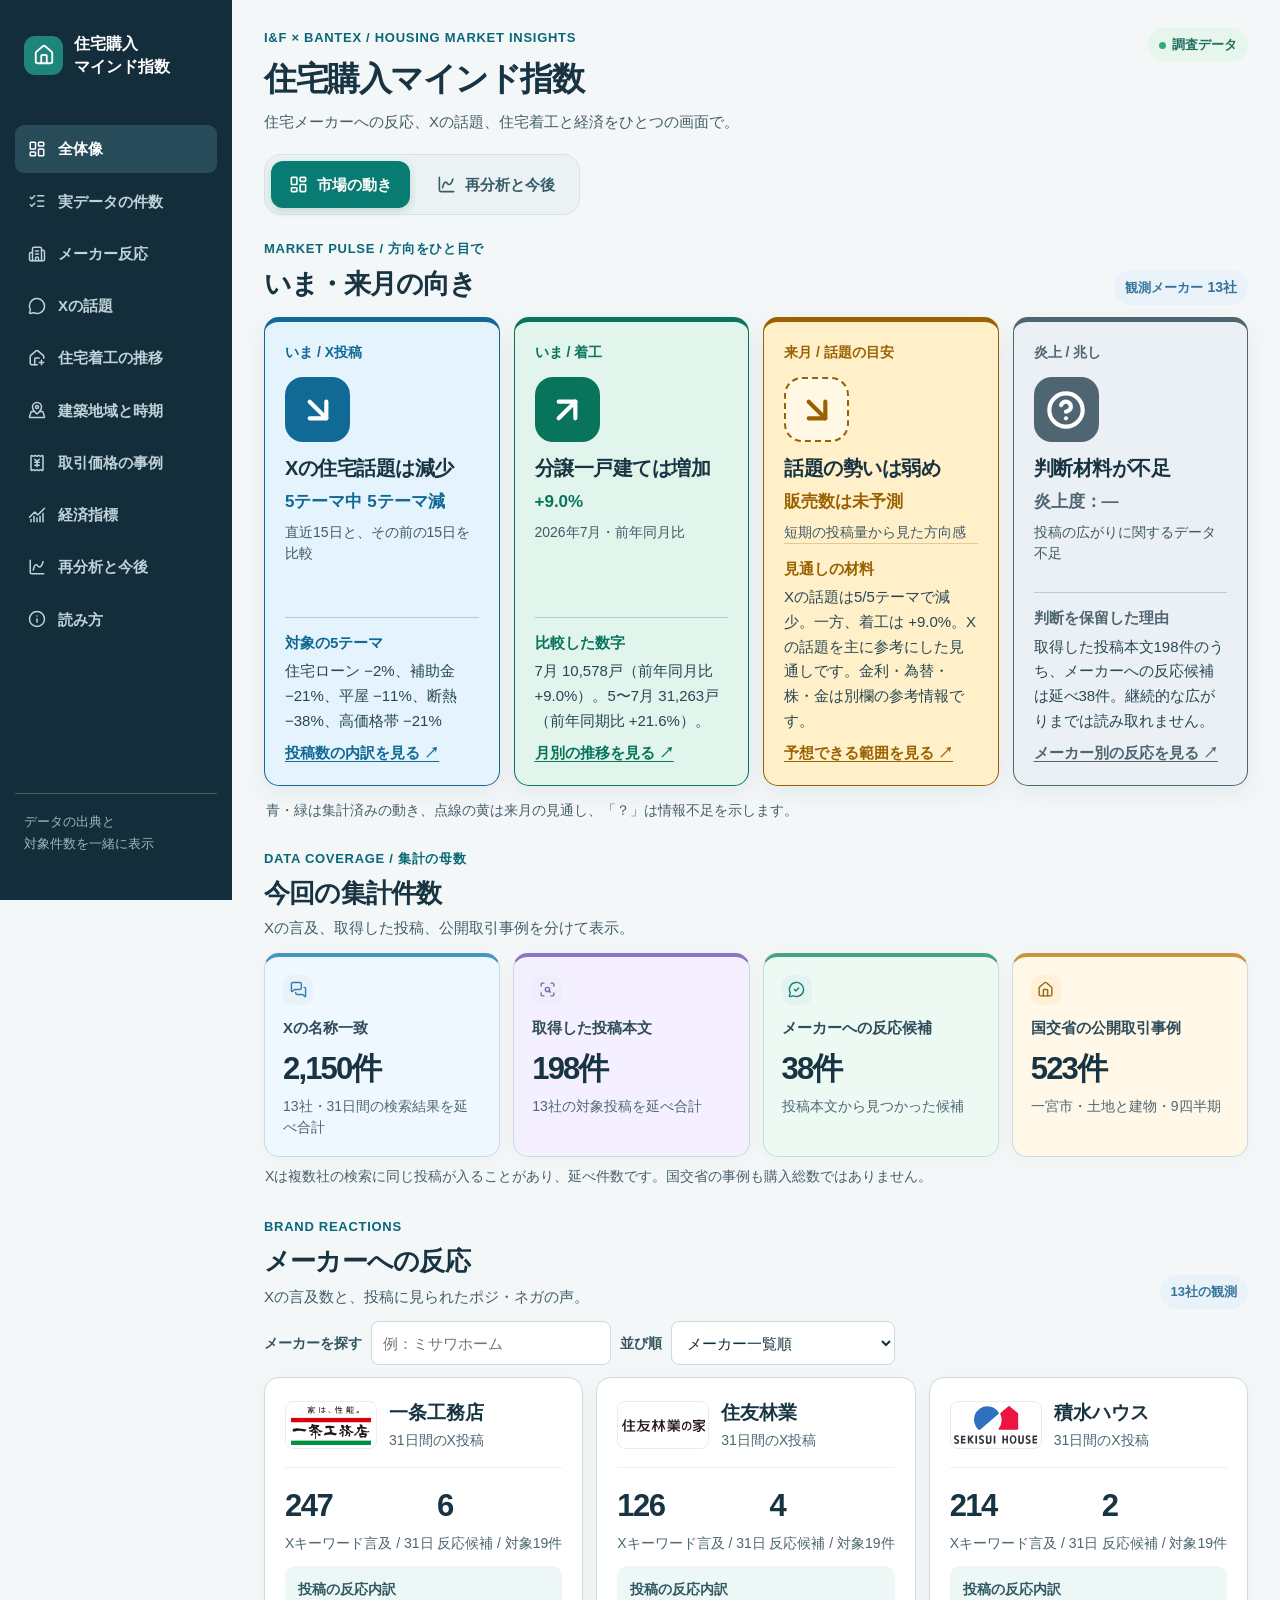
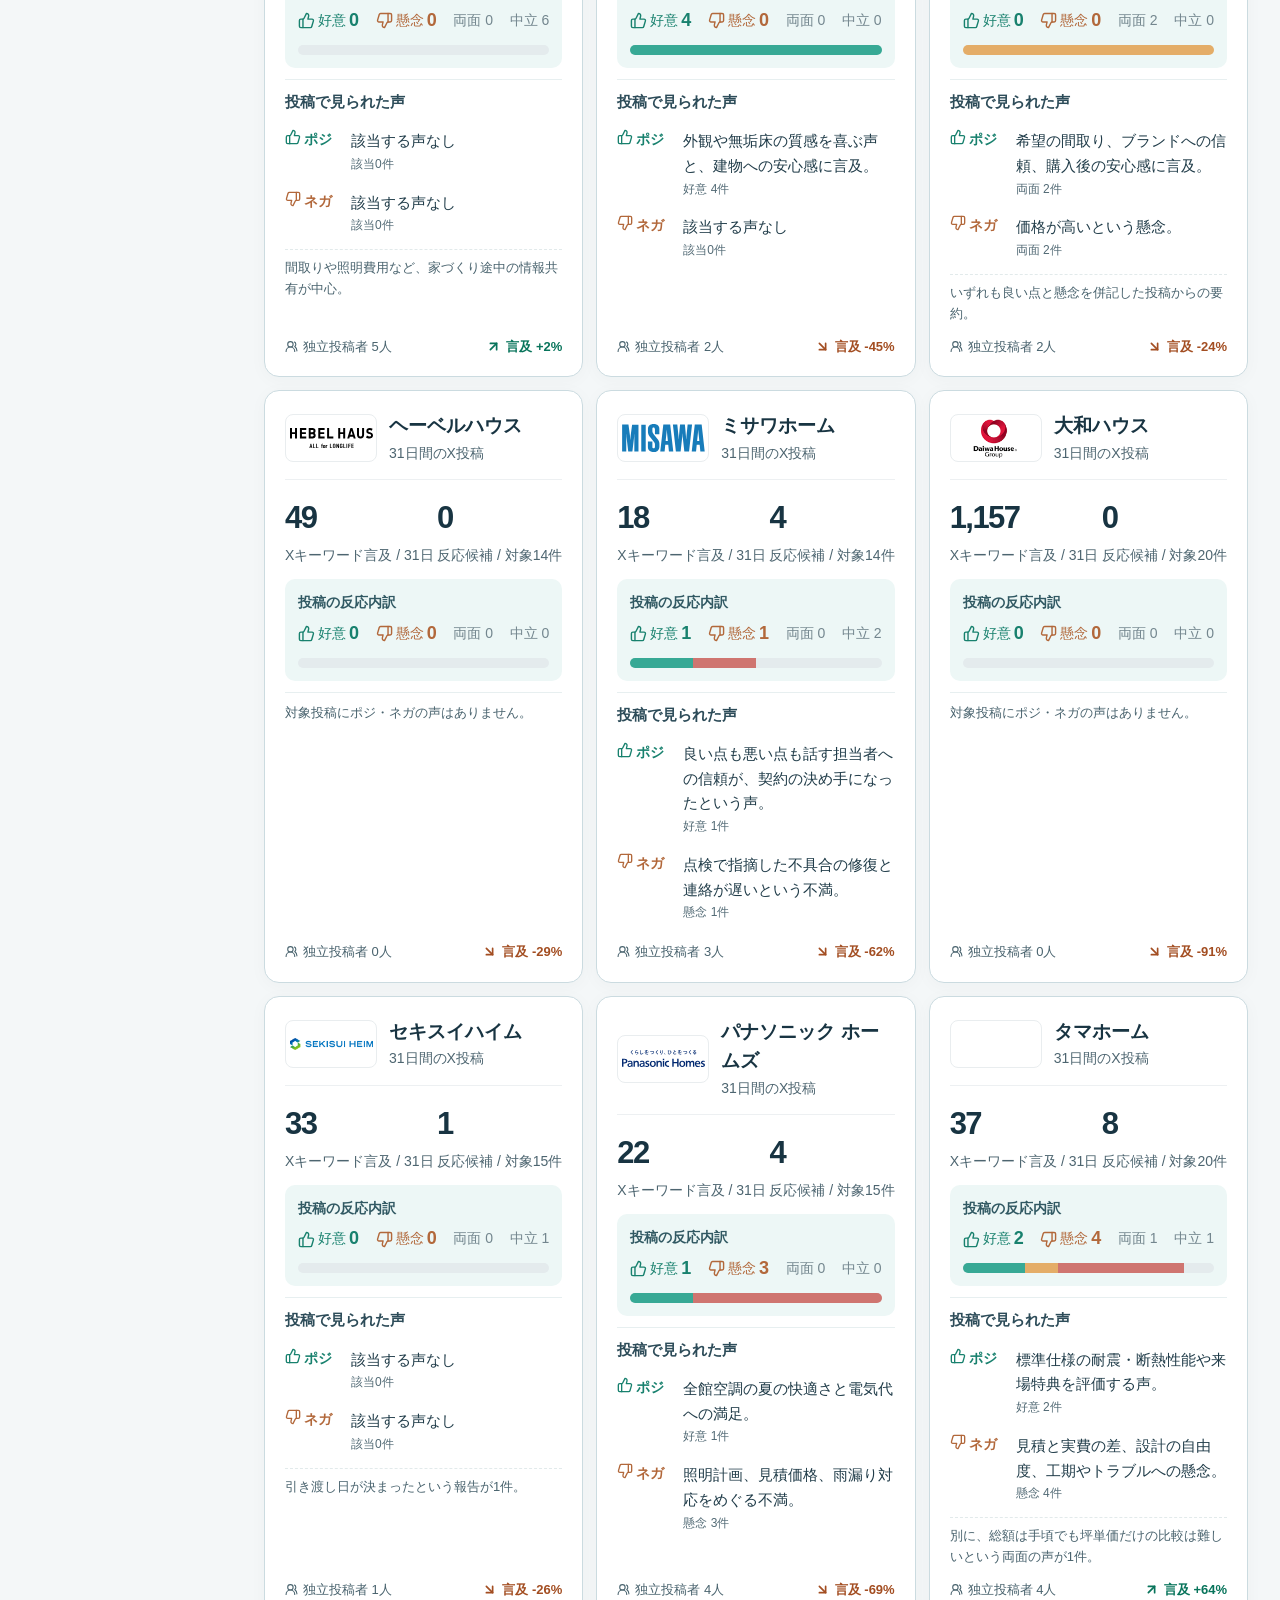
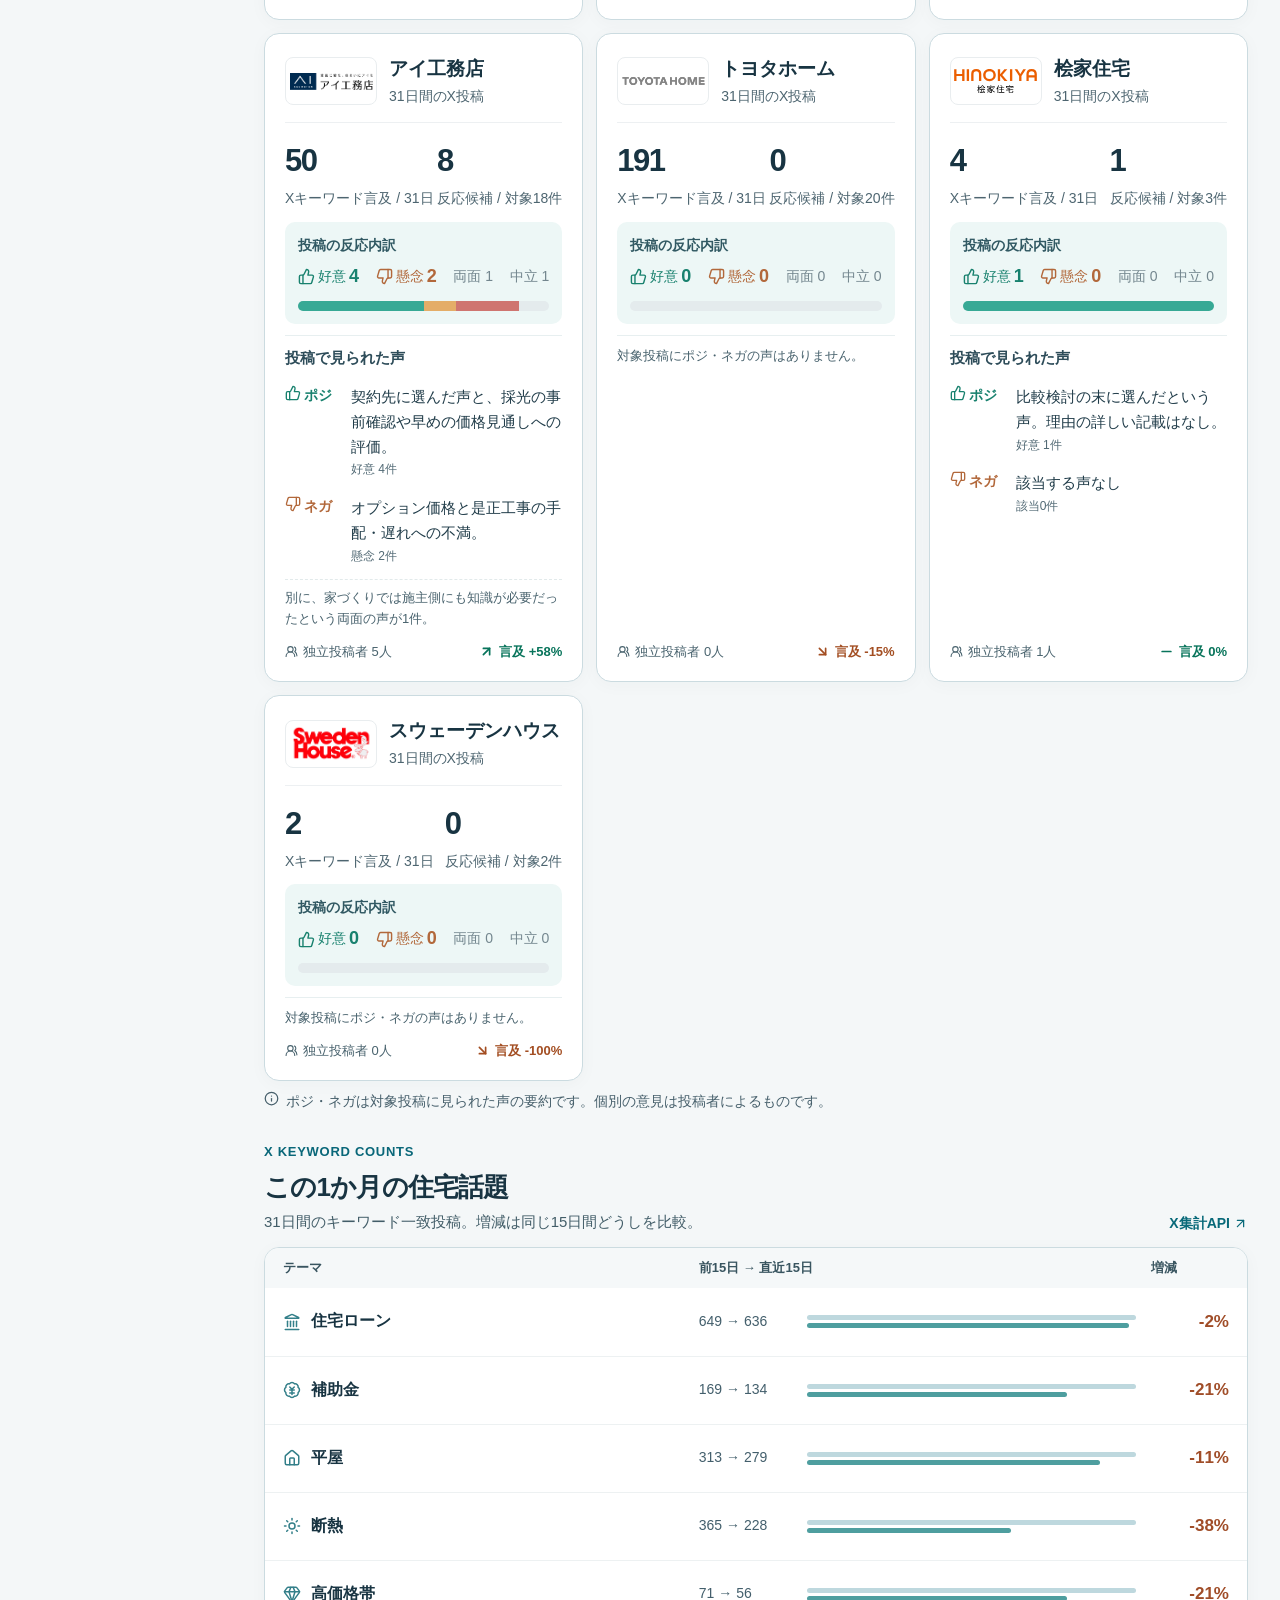
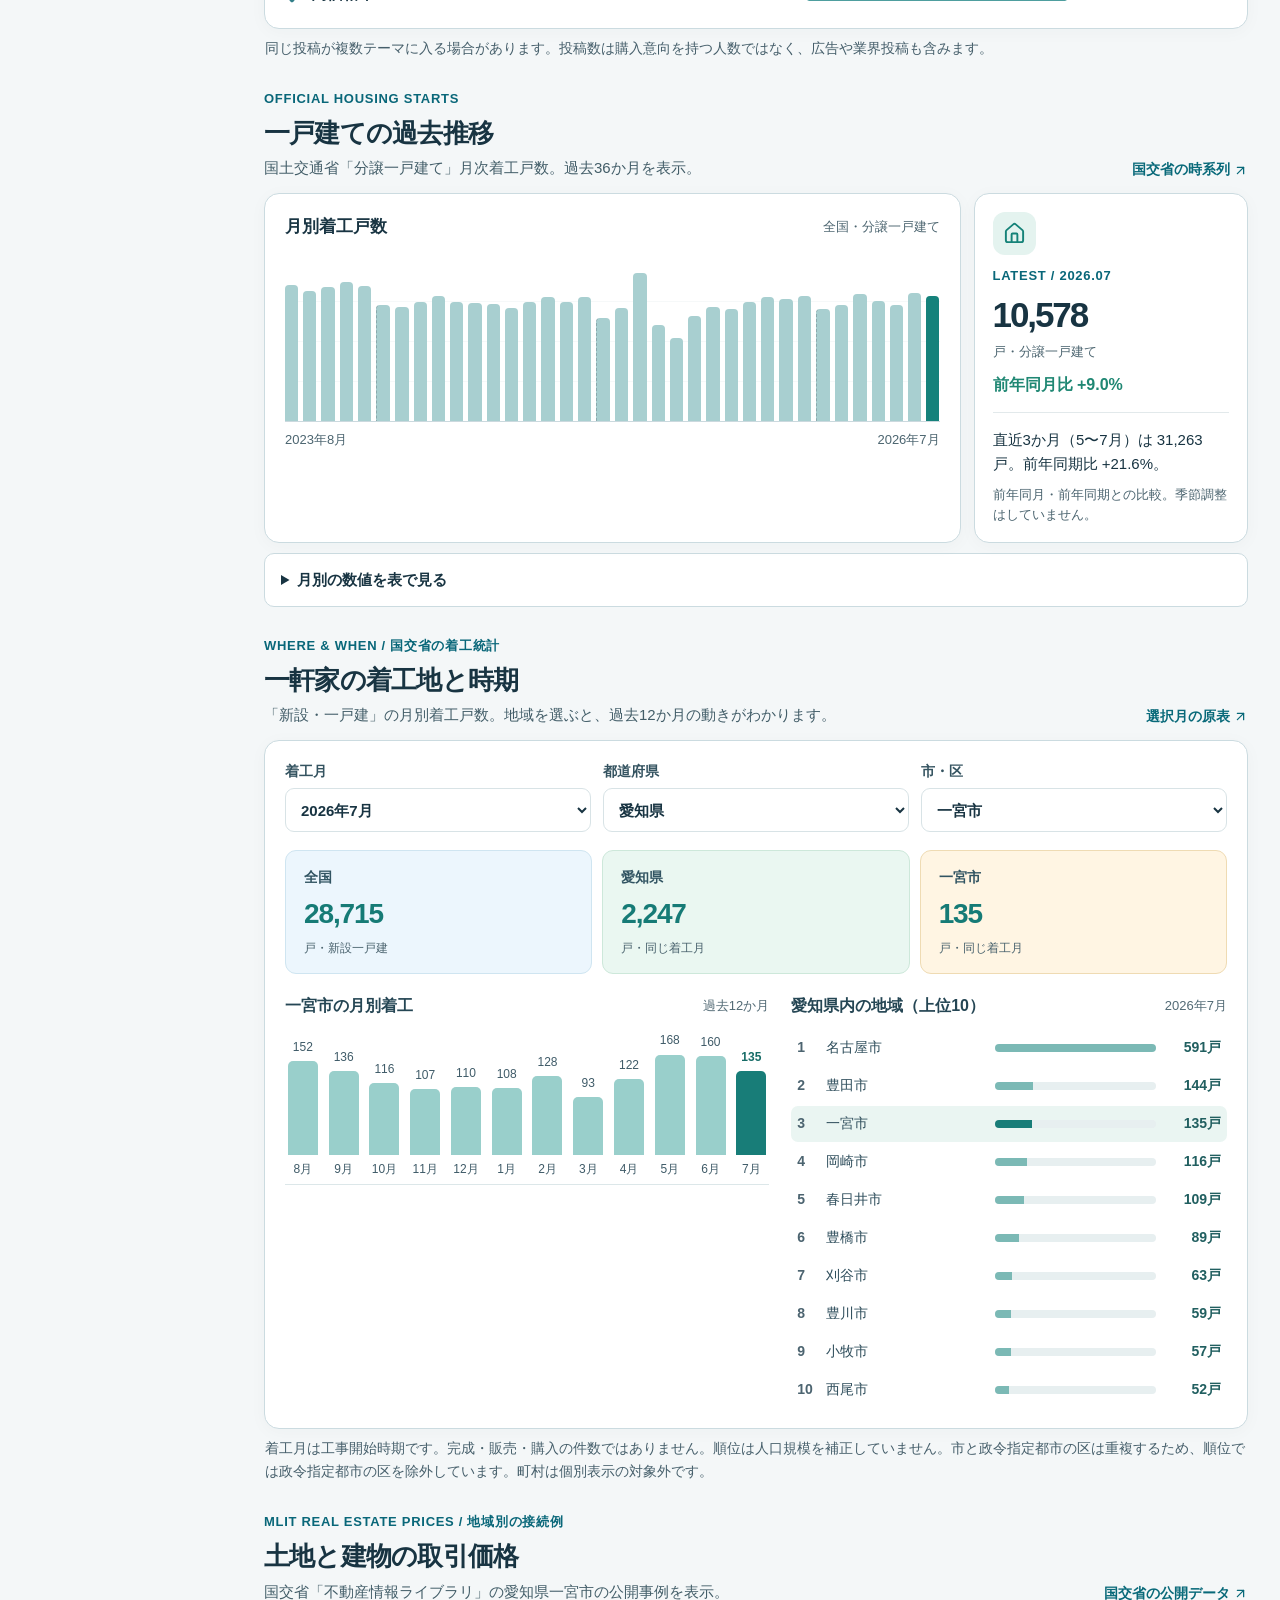
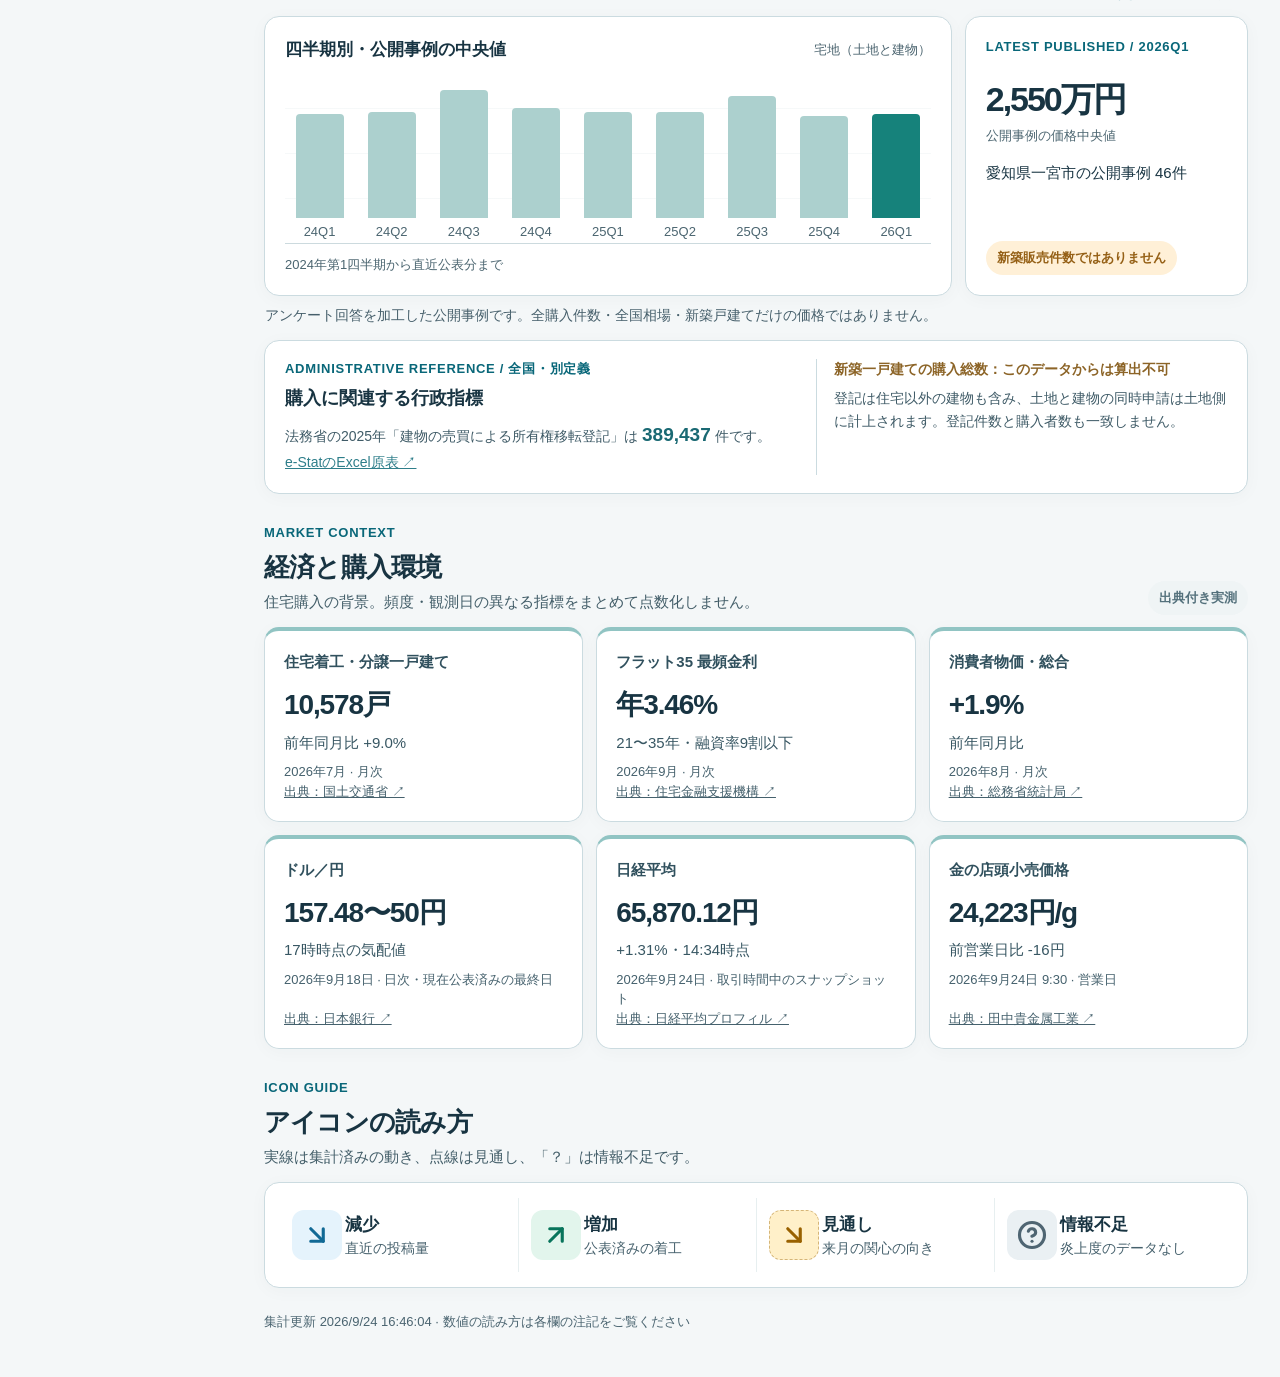
<file: index.html>
<!doctype html>
<html lang="ja">
<head>
<meta charset="utf-8">
<meta name="viewport" content="width=device-width,initial-scale=1">
<meta name="color-scheme" content="light">
<meta name="robots" content="noindex, nofollow">
<title>住宅購入マインド指数 | 住宅市場リサーチ</title>
<link rel="stylesheet" href="v4.css">
<link rel="stylesheet" href="where-built.css">
<link rel="stylesheet" href="visual-direction.css">
<link rel="stylesheet" href="readability.css">
<link rel="stylesheet" href="analysis-tabs.css?v=20260926c">
</head>
<body>
<div class="layout">
<aside class="sidebar">
  <a class="appmark" href="#top"><span class="appmark-icon"><i data-lucide="house"></i></span><span>住宅購入<br>マインド指数</span></a>
  <nav aria-label="ページ内ナビゲーション">
    <a href="#top"><i data-lucide="layout-dashboard"></i><span>全体像</span></a>
    <a href="#evidence"><i data-lucide="list-checks"></i><span>実データの件数</span></a>
    <a href="#brands"><i data-lucide="building-2"></i><span>メーカー反応</span></a>
    <a href="#topics"><i data-lucide="message-circle"></i><span>Xの話題</span></a>
    <a href="#housing"><i data-lucide="house-plus"></i><span>住宅着工の推移</span></a>
    <a href="#where-built"><i data-lucide="map-pinned"></i><span>建築地域と時期</span></a>
    <a href="#transactions"><i data-lucide="receipt-japanese-yen"></i><span>取引価格の事例</span></a>
    <a href="#economy"><i data-lucide="chart-no-axes-combined"></i><span>経済指標</span></a>
    <a href="analysis.html"><i data-lucide="chart-spline"></i><span>再分析と今後</span></a>
    <a href="#method"><i data-lucide="info"></i><span>読み方</span></a>
  </nav>
  <div class="sidebar-bottom">データの出典と<br>対象件数を一緒に表示</div>
</aside>
<main id="top">
  <header class="page-header">
    <div><div class="eyebrow">I&F × BANTEX / HOUSING MARKET INSIGHTS</div><h1>住宅購入マインド指数</h1><p>住宅メーカーへの反応、Xの話題、住宅着工と経済をひとつの画面で。</p></div>
    <span class="status"><span class="status-dot"></span>調査データ</span>
  </header>
  <nav class="view-tabs" aria-label="画面切り替え">
    <a href="./" aria-current="page"><i data-lucide="layout-dashboard" aria-hidden="true"></i><span>市場の動き</span></a>
    <a href="analysis.html"><i data-lucide="chart-spline" aria-hidden="true"></i><span>再分析と今後</span></a>
  </nav>

  <section class="pulse-section" aria-label="市場の動きと見立て">
    <div class="pulse-heading"><div><span class="eyebrow">MARKET PULSE / 方向をひと目で</span><h2>いま・来月の向き</h2></div><span class="tag blue-tag">観測メーカー <b id="tracked-makers">—</b></span></div>
    <div class="pulse-grid">
      <article class="card pulse-card pulse-social"><span class="pulse-time">いま / X投稿</span><div class="pulse-symbol"><i data-lucide="arrow-down-right"></i></div><h3>Xの住宅話題は減少</h3><p id="topic-direction">—</p><small>直近15日と、その前の15日を比較</small><div class="pulse-reason"><strong>対象の5テーマ</strong><span id="social-factors">—</span><a href="#topics">投稿数の内訳を見る ↗</a></div></article>
      <article class="card pulse-card pulse-housing"><span class="pulse-time">いま / 着工</span><div class="pulse-symbol"><i data-lucide="arrow-up-right"></i></div><h3>分譲一戸建ては増加</h3><p id="starts-yoy">—</p><small>2026年7月・前年同月比</small><div class="pulse-reason"><strong>比較した数字</strong><span id="housing-factors">—</span><a href="#housing">月別の推移を見る ↗</a></div></article>
      <article class="card pulse-card pulse-forecast"><span class="pulse-time">来月 / 話題の目安</span><div class="pulse-symbol"><i data-lucide="arrow-down-right"></i></div><h3>話題の勢いは弱め</h3><p>販売数は未予測</p><small>短期の投稿量から見た方向感</small><div class="pulse-reason"><strong>見通しの材料</strong><span id="forecast-factors">—</span><a href="analysis.html#forecast-answer">予想できる範囲を見る ↗</a></div></article>
      <article class="card pulse-card pulse-risk"><span class="pulse-time">炎上 / 兆し</span><div class="pulse-symbol"><i data-lucide="circle-help"></i></div><h3>判断材料が不足</h3><p>炎上度：—</p><small>投稿の広がりに関するデータ不足</small><div class="pulse-reason"><strong>判断を保留した理由</strong><span id="risk-factors">—</span><a href="#brands">メーカー別の反応を見る ↗</a></div></article>
    </div>
    <p class="pulse-caption">青・緑は集計済みの動き、点線の黄は来月の見通し、「？」は情報不足を示します。</p>
  </section>

  <section id="evidence" class="section evidence-section">
    <div class="section-header"><div><span class="eyebrow">DATA COVERAGE / 集計の母数</span><h2>今回の集計件数</h2><p>Xの言及、取得した投稿、公開取引事例を分けて表示。</p></div></div>
    <div class="basis-grid">
      <article class="card basis-card"><span class="basis-icon blue"><i data-lucide="messages-square"></i></span><span>Xの名称一致</span><strong id="maker-keyword-total">—</strong><small>13社・31日間の検索結果を延べ合計</small></article>
      <article class="card basis-card"><span class="basis-icon lilac"><i data-lucide="scan-search"></i></span><span>取得した投稿本文</span><strong id="sampled-post-total">—</strong><small>13社の対象投稿を延べ合計</small></article>
      <article class="card basis-card"><span class="basis-icon mint"><i data-lucide="message-circle-check"></i></span><span>メーカーへの反応候補</span><strong id="reaction-total">—</strong><small>投稿本文から見つかった候補</small></article>
      <article class="card basis-card"><span class="basis-icon amber-icon"><i data-lucide="house"></i></span><span>国交省の公開取引事例</span><strong id="transaction-total-card">—</strong><small>一宮市・土地と建物・9四半期</small></article>
    </div>
    <p class="subnote">Xは複数社の検索に同じ投稿が入ることがあり、延べ件数です。国交省の事例も購入総数ではありません。</p>
  </section>

  <section id="brands" class="section">
    <div class="section-header"><div><span class="eyebrow">BRAND REACTIONS</span><h2>メーカーへの反応</h2><p>Xの言及数と、投稿に見られたポジ・ネガの声。</p></div><span class="tag blue-tag">13社の観測</span></div>
    <div class="maker-toolbar"><label for="maker-search">メーカーを探す</label><input id="maker-search" type="search" placeholder="例：ミサワホーム" autocomplete="off"><label for="maker-sort">並び順</label><select id="maker-sort"><option value="default">メーカー一覧順</option><option value="volume">X言及が多い順</option><option value="positive">好意的な投稿候補が多い順</option></select></div>
    <div class="brand-grid" id="brand-grid"></div>
    <div class="section-note"><i data-lucide="info"></i><span>ポジ・ネガは対象投稿に見られた声の要約です。個別の意見は投稿者によるものです。</span></div>
  </section>

  <section id="topics" class="section">
    <div class="section-header"><div><span class="eyebrow">X KEYWORD COUNTS</span><h2>この1か月の住宅話題</h2><p>31日間のキーワード一致投稿。増減は同じ15日間どうしを比較。</p></div><a class="source-link" href="https://docs.x.com/x-api/posts/counts/introduction" target="_blank" rel="noopener">X集計API <i data-lucide="arrow-up-right"></i></a></div>
    <div class="card topics-card"><div class="topic-head"><span>テーマ</span><span>前15日 → 直近15日</span><span>増減</span></div><div id="topics-list"></div></div>
    <p class="subnote">同じ投稿が複数テーマに入る場合があります。投稿数は購入意向を持つ人数ではなく、広告や業界投稿も含みます。</p>
  </section>

  <section id="housing" class="section">
    <div class="section-header"><div><span class="eyebrow">OFFICIAL HOUSING STARTS</span><h2>一戸建ての過去推移</h2><p>国土交通省「分譲一戸建て」月次着工戸数。過去36か月を表示。</p></div><a class="source-link" href="https://www.mlit.go.jp/sogoseisaku/jouhouka/sosei_jouhouka_tk4_000002.html" target="_blank" rel="noopener">国交省の時系列 <i data-lucide="arrow-up-right"></i></a></div>
    <div class="housing-grid">
      <div class="card chart-card"><div class="chart-title"><strong>月別着工戸数</strong><span>全国・分譲一戸建て</span></div><div class="chart-scroll"><div class="bar-chart" id="bar-chart" role="img" aria-label="国交省の月次着工戸数、過去36か月"></div></div><div class="chart-axis"><span>2023年8月</span><span>2026年7月</span></div></div>
      <div class="card history-summary"><div class="icon-box mint"><i data-lucide="house"></i></div><span class="eyebrow">LATEST / 2026.07</span><strong id="latest-starts">—</strong><span class="unit">戸・分譲一戸建て</span><div class="history-delta" id="history-delta">—</div><div class="thin-line"></div><p id="three-month-trend">—</p><small>前年同月・前年同期との比較。季節調整はしていません。</small></div>
    </div>
    <details class="table-detail"><summary>月別の数値を表で見る</summary><div class="table-scroll"><table><thead><tr><th>年月</th><th>分譲一戸建て</th><th>持家</th><th>全住宅</th></tr></thead><tbody id="history-table"></tbody></table></div></details>
  </section>

  <section id="where-built" class="section">
    <div class="section-header"><div><span class="eyebrow">WHERE & WHEN / 国交省の着工統計</span><h2>一軒家の着工地と時期</h2><p>「新設・一戸建」の月別着工戸数。地域を選ぶと、過去12か月の動きがわかります。</p></div><a id="place-source" class="source-link" href="https://www.e-stat.go.jp/stat-search/files?cycle=1&amp;layout=datalist&amp;month=23070907&amp;tclass1val=0&amp;toukei=00600120&amp;tstat=000001016966&amp;year=20260" target="_blank" rel="noopener">選択月の原表 <i data-lucide="arrow-up-right"></i></a></div>
    <div class="card place-panel">
      <div class="place-controls">
        <label>着工月<select id="place-month" aria-label="着工月"></select></label>
        <label>都道府県<select id="place-prefecture" aria-label="都道府県"></select></label>
        <label>市・区<select id="place-city" aria-label="市・区"></select></label>
      </div>
      <div class="place-stats" aria-live="polite">
        <div><span>全国</span><strong id="place-national">—</strong><small>戸・新設一戸建</small></div>
        <div><span id="place-prefecture-label">愛知県</span><strong id="place-prefecture-total">—</strong><small>戸・同じ着工月</small></div>
        <div><span id="place-city-label">一宮市</span><strong id="place-city-total">—</strong><small>戸・同じ着工月</small></div>
      </div>
      <div class="place-bottom">
        <div class="place-trend"><div class="place-block-title"><strong id="place-trend-title">一宮市の月別着工</strong><span>過去12か月</span></div><div id="place-monthly-bars" class="place-monthly-bars" role="img" aria-label="月別着工戸数"></div></div>
        <div class="place-ranking"><div class="place-block-title"><strong id="place-ranking-title">愛知県内の市・区</strong><span id="place-ranking-month">—</span></div><div id="place-ranking-list" class="place-ranking-list"></div></div>
      </div>
    </div>
    <p class="subnote">着工月は工事開始時期です。完成・販売・購入の件数ではありません。順位は人口規模を補正していません。市と政令指定都市の区は重複するため、順位では政令指定都市の区を除外しています。町村は個別表示の対象外です。</p>
  </section>

  <section id="transactions" class="section">
    <div class="section-header"><div><span class="eyebrow">MLIT REAL ESTATE PRICES / 地域別の接続例</span><h2>土地と建物の取引価格</h2><p>国交省「不動産情報ライブラリ」の愛知県一宮市の公開事例を表示。</p></div><a class="source-link" href="https://www.reinfolib.mlit.go.jp/help/apiManual/xit001/" target="_blank" rel="noopener">国交省の公開データ <i data-lucide="arrow-up-right"></i></a></div>
    <div class="transaction-grid"><div class="card transaction-chart"><div class="chart-title"><strong>四半期別・公開事例の中央値</strong><span>宅地（土地と建物）</span></div><div id="transaction-bars" class="transaction-bars" role="img" aria-label="愛知県一宮市の公開事例の四半期別価格中央値"></div><div class="transaction-legend">2024年第1四半期から直近公表分まで</div></div><div class="card transaction-summary"><span class="eyebrow">LATEST PUBLISHED / <span id="transaction-period">—</span></span><strong id="transaction-price">—</strong><small>公開事例の価格中央値</small><p id="transaction-cases">—</p><span class="tag amber">新築販売件数ではありません</span></div></div>
    <p class="subnote">アンケート回答を加工した公開事例です。全購入件数・全国相場・新築戸建てだけの価格ではありません。</p>
    <div class="card purchase-reference"><div><span class="eyebrow">ADMINISTRATIVE REFERENCE / 全国・別定義</span><h3>購入に関連する行政指標</h3><p>法務省の2025年「建物の売買による所有権移転登記」は <strong id="registration-total">—</strong> 件です。<a href="https://www.e-stat.go.jp/stat-search/file-download?fileKind=4&amp;statInfId=000040455780" target="_blank" rel="noopener">e-StatのExcel原表 ↗</a></p></div><div class="purchase-limit"><b>新築一戸建ての購入総数：このデータからは算出不可</b><span>登記は住宅以外の建物も含み、土地と建物の同時申請は土地側に計上されます。登記件数と購入者数も一致しません。</span></div></div>
  </section>
  <section id="economy" class="section">
    <div class="section-header"><div><span class="eyebrow">MARKET CONTEXT</span><h2>経済と購入環境</h2><p>住宅購入の背景。頻度・観測日の異なる指標をまとめて点数化しません。</p></div><span class="tag pale">出典付き実測</span></div>
    <div class="economy-grid" id="economy-grid"></div>
  </section>

  <section class="section" id="method">
    <div class="section-header"><div><span class="eyebrow">ICON GUIDE</span><h2>アイコンの読み方</h2><p>実線は集計済みの動き、点線は見通し、「？」は情報不足です。</p></div></div>
    <div class="card icon-guide">
      <div><span class="guide-symbol guide-down"><i data-lucide="arrow-down-right"></i></span><b>減少</b><small>直近の投稿量</small></div>
      <div><span class="guide-symbol guide-up"><i data-lucide="arrow-up-right"></i></span><b>増加</b><small>公表済みの着工</small></div>
      <div><span class="guide-symbol guide-forecast"><i data-lucide="arrow-down-right"></i></span><b>見通し</b><small>来月の関心の向き</small></div>
      <div><span class="guide-symbol guide-unknown"><i data-lucide="circle-help"></i></span><b>情報不足</b><small>炎上度のデータなし</small></div>
    </div>
  </section>
  <footer>集計更新 <span id="updated-at">—</span> · 数値の読み方は各欄の注記をご覧ください</footer>
</main>
</div>
<script src="assets/lucide.min.js"></script><script src="v4.js"></script><script src="where-built.js"></script>
</body>
</html>
</file>
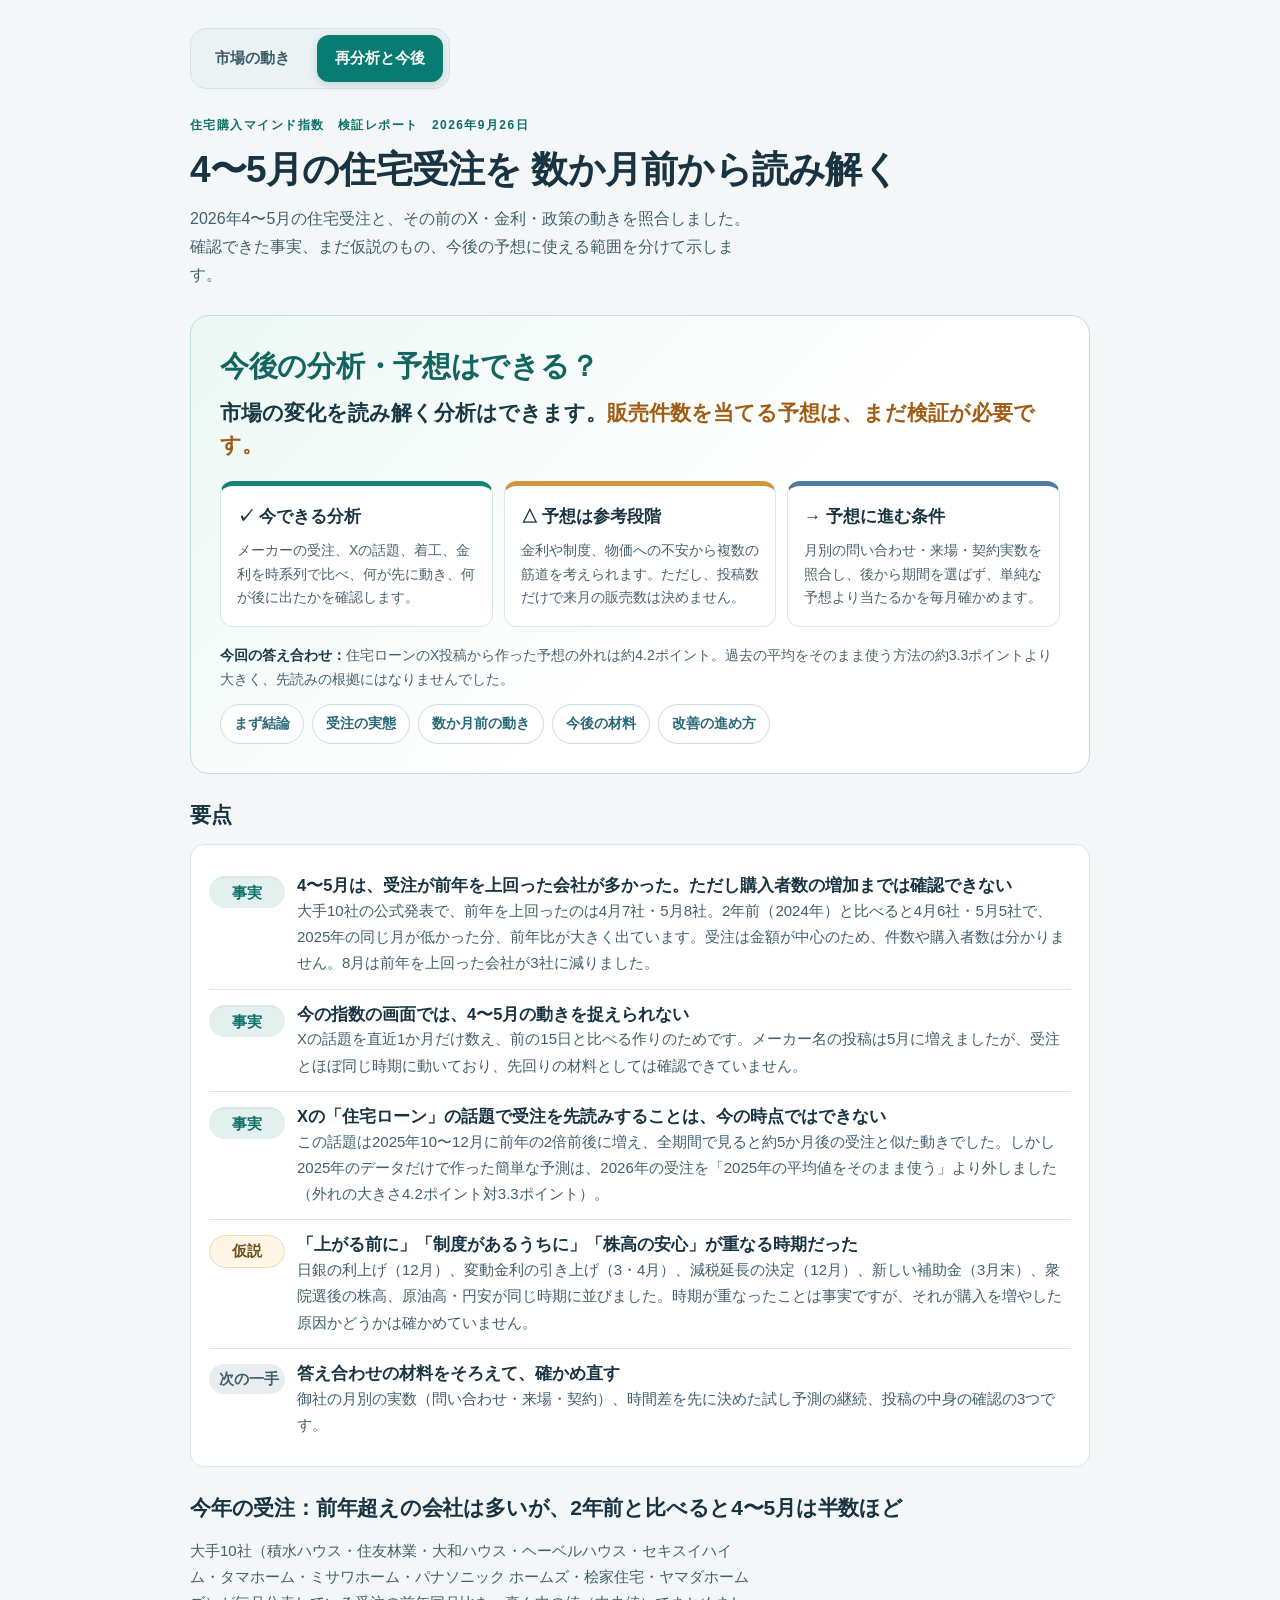
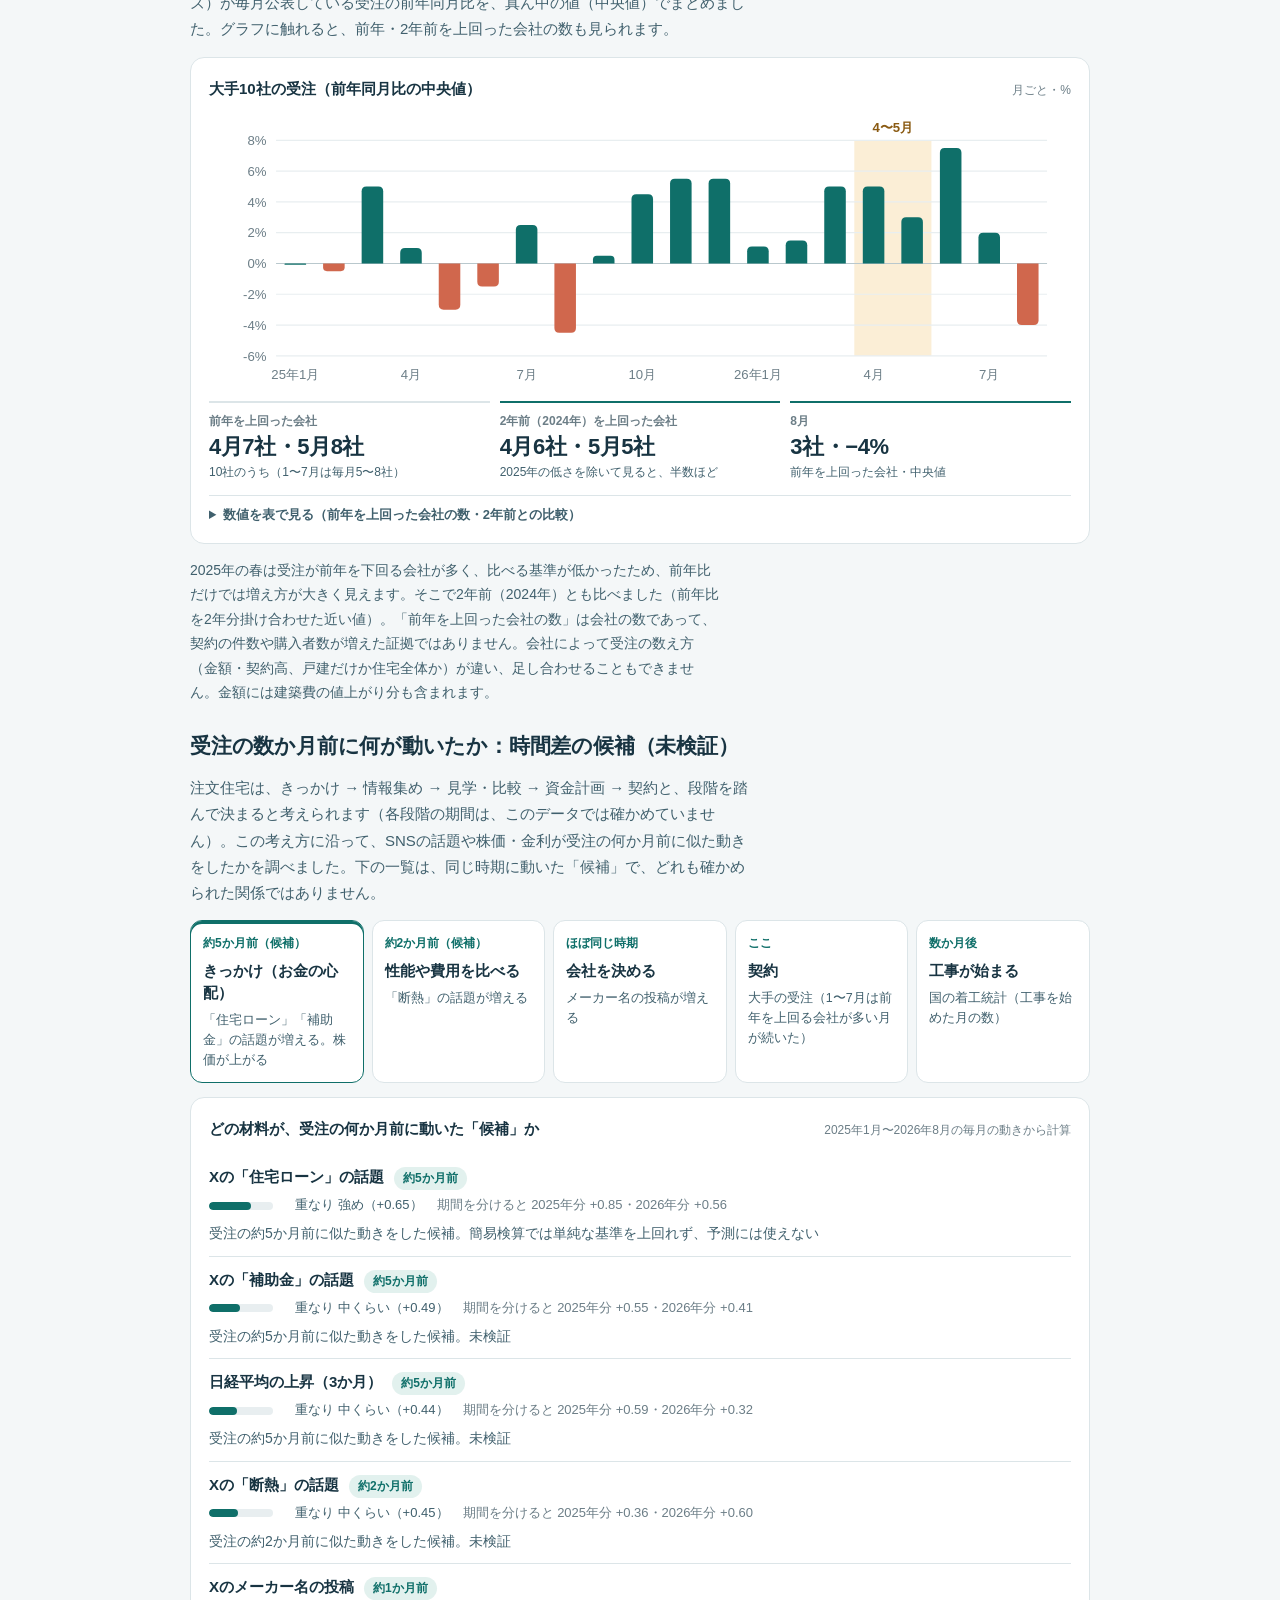
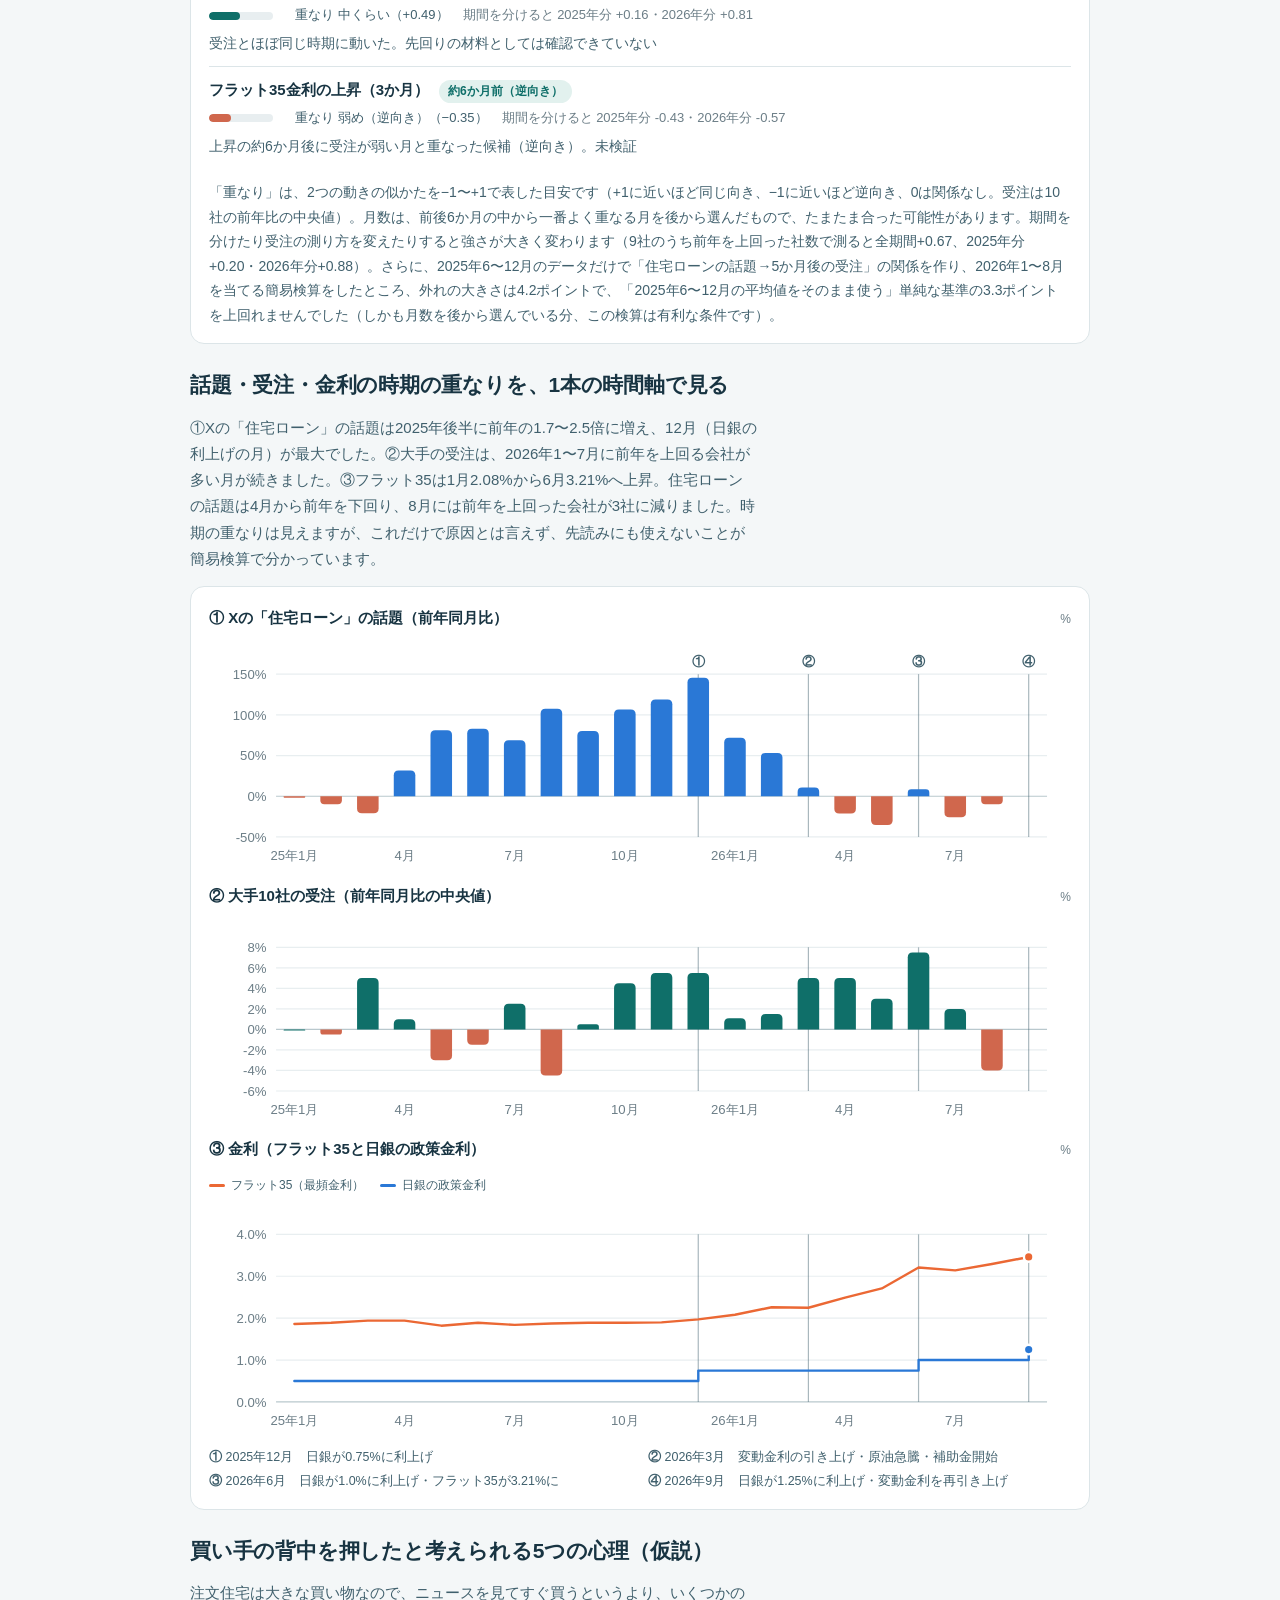
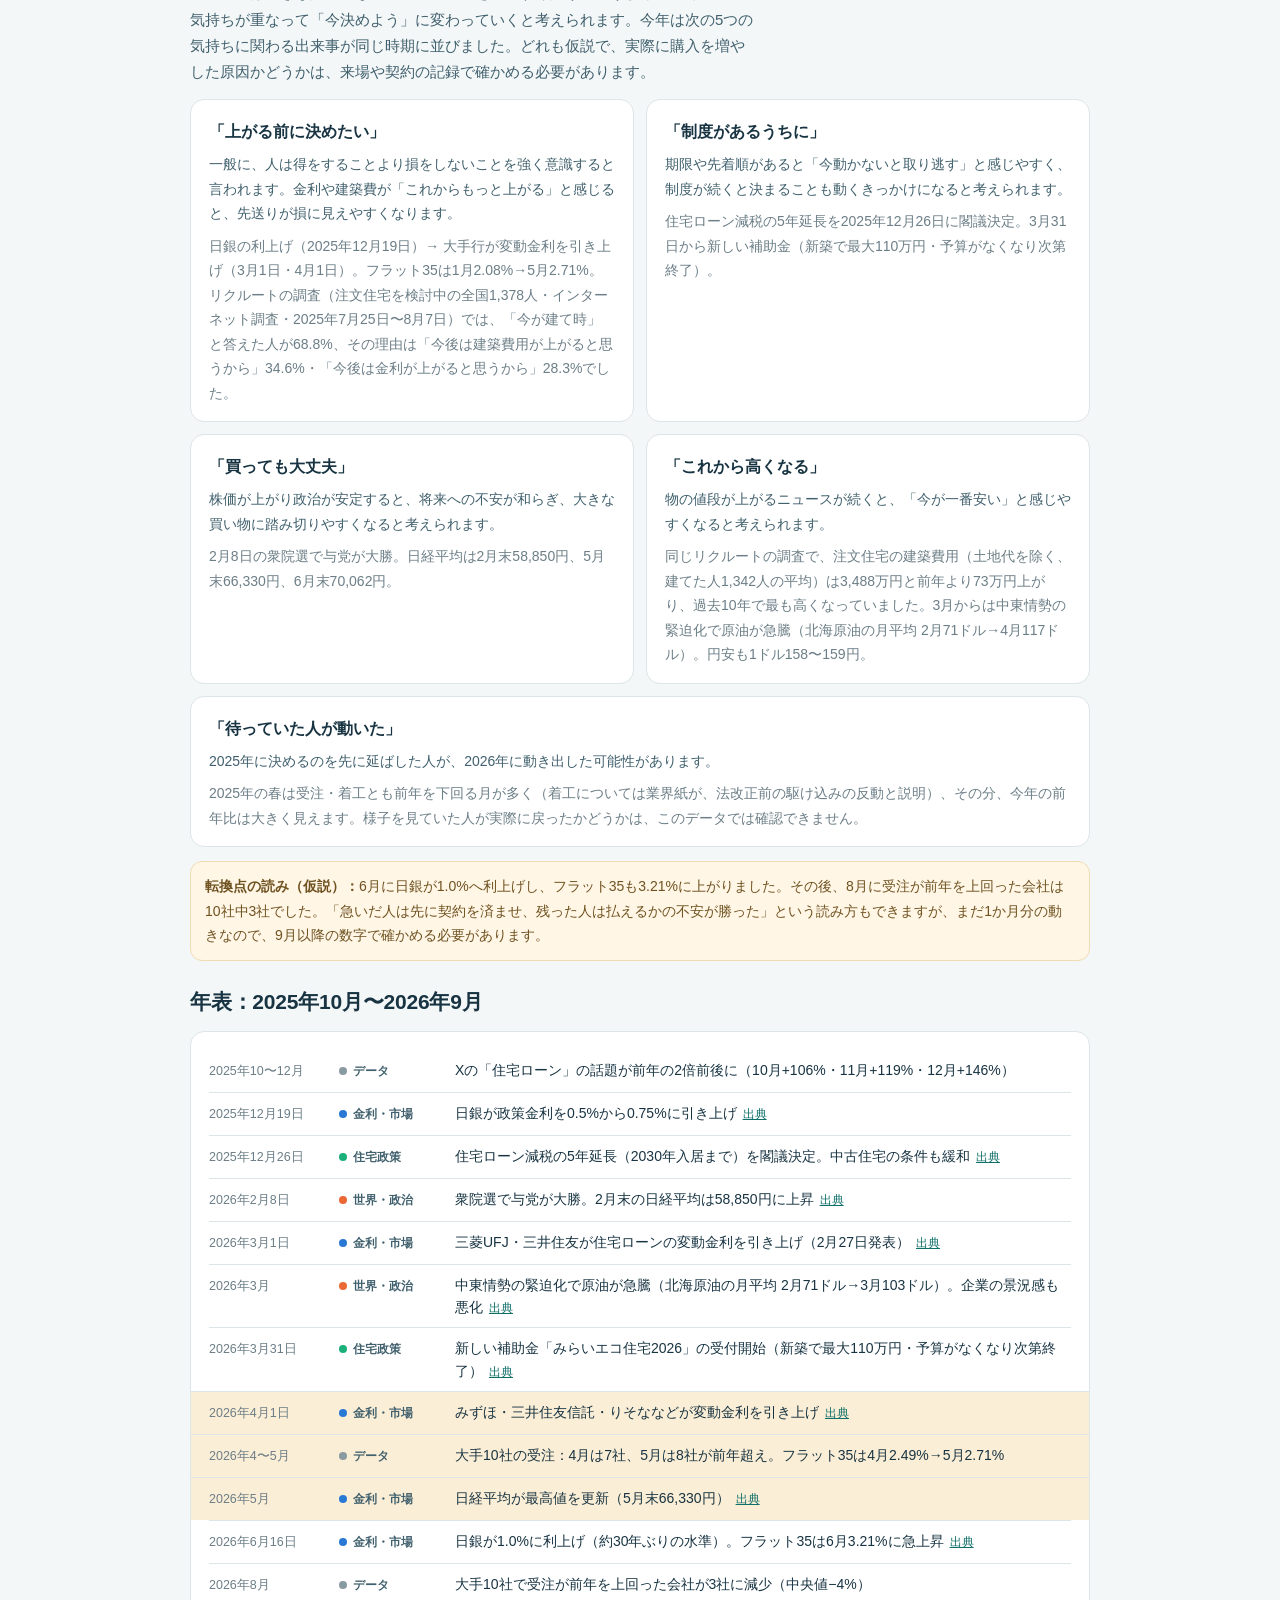
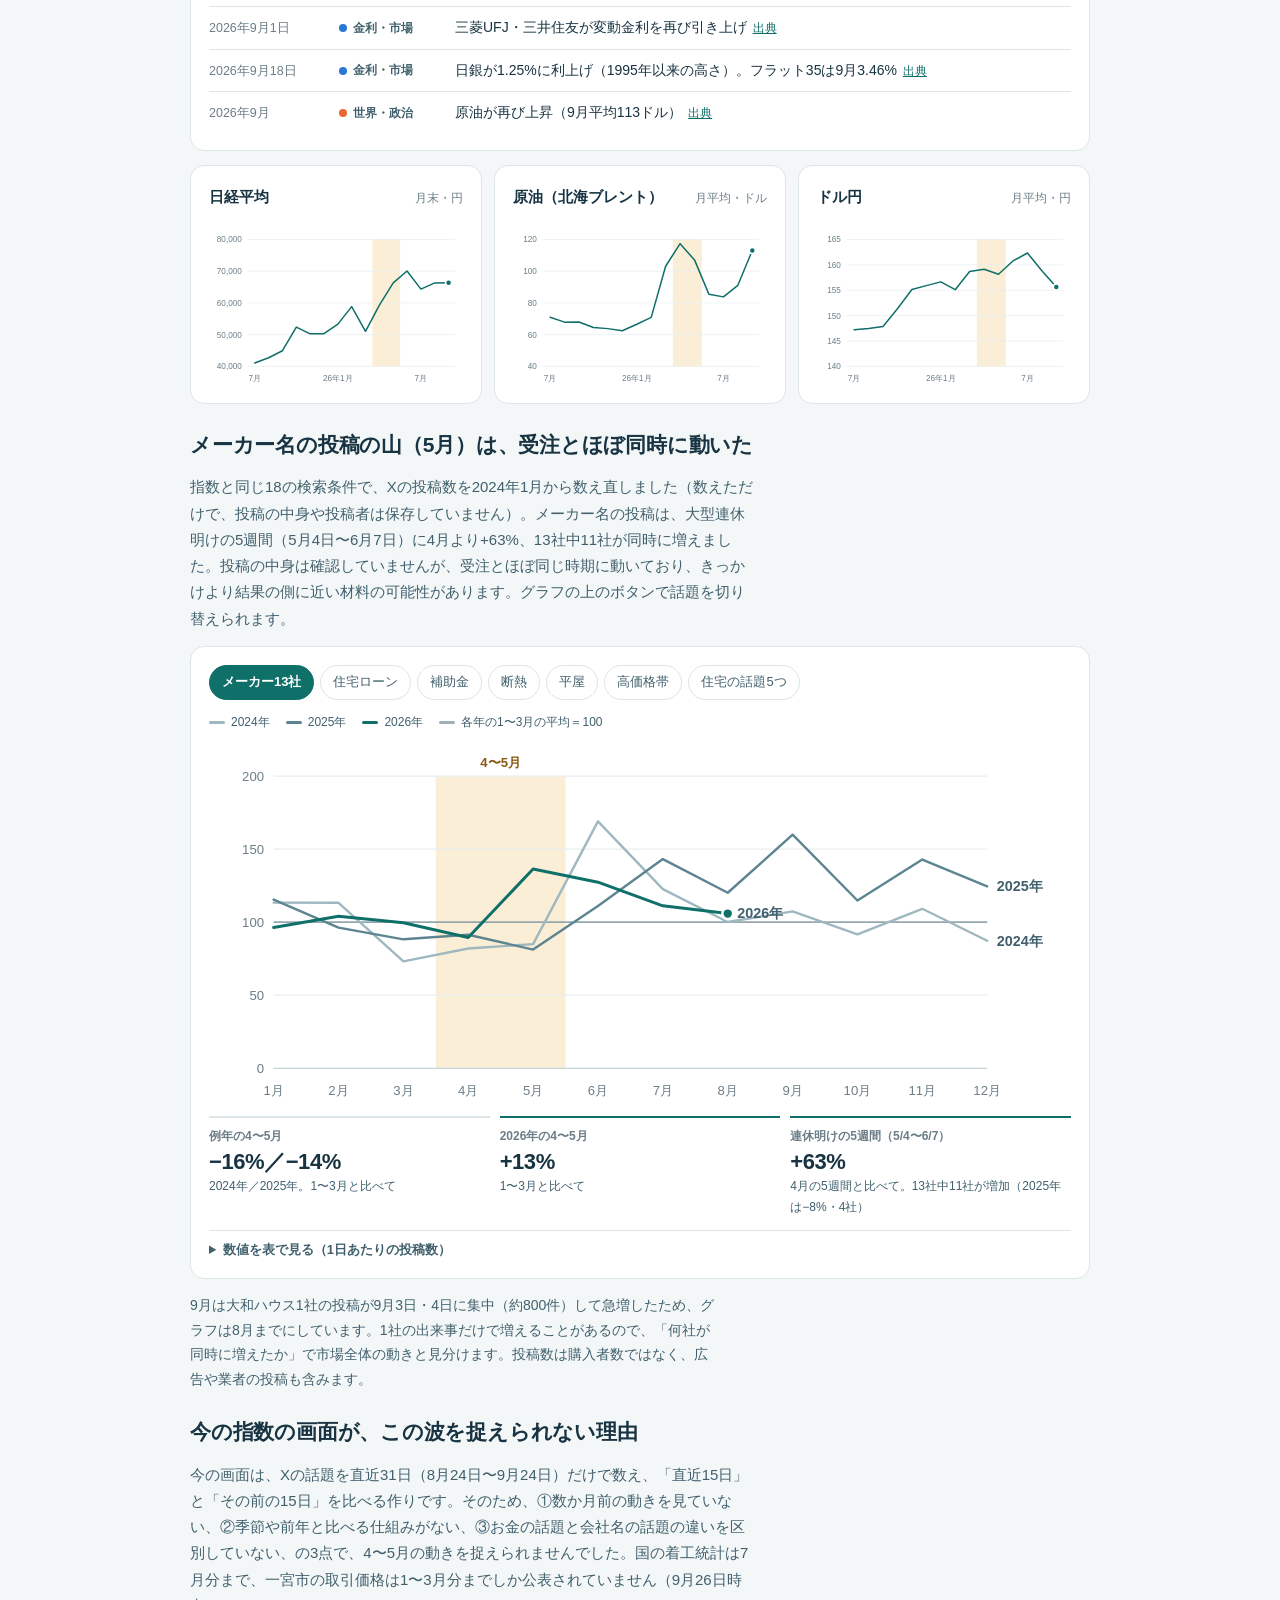
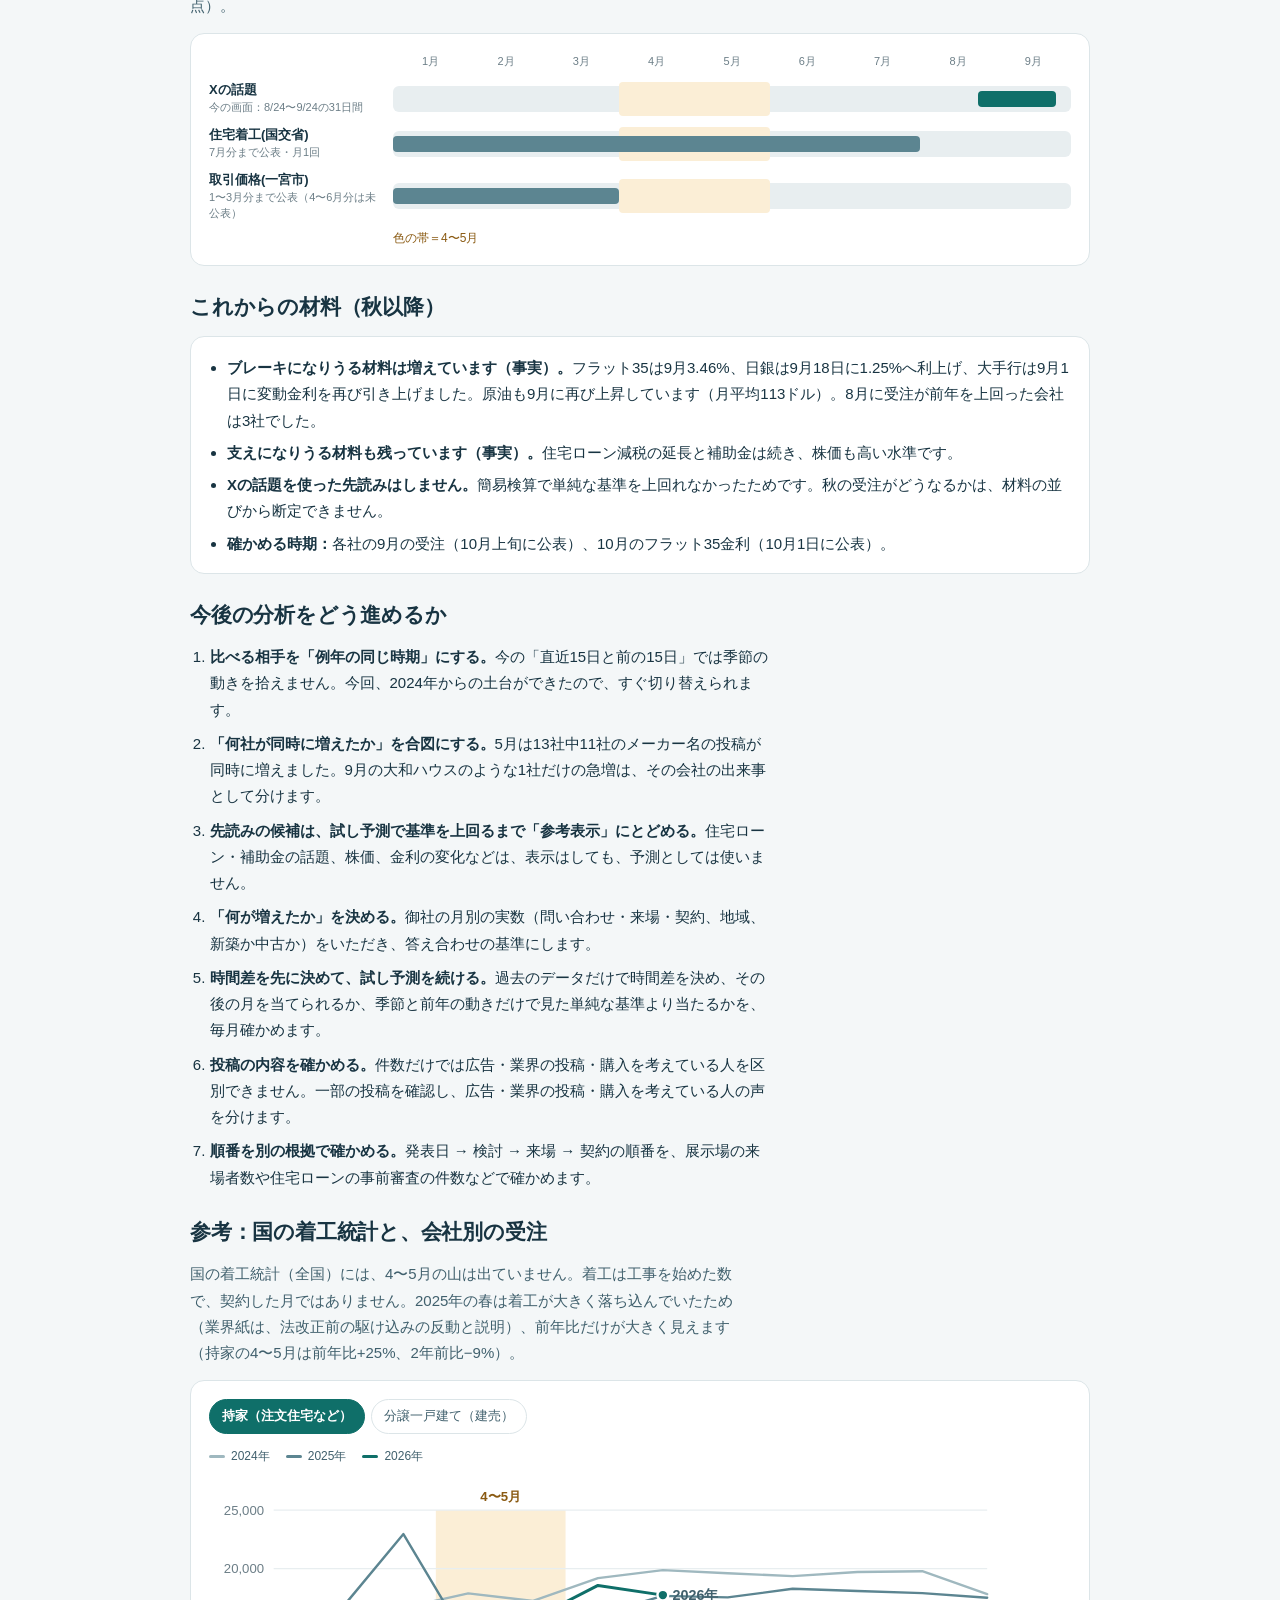
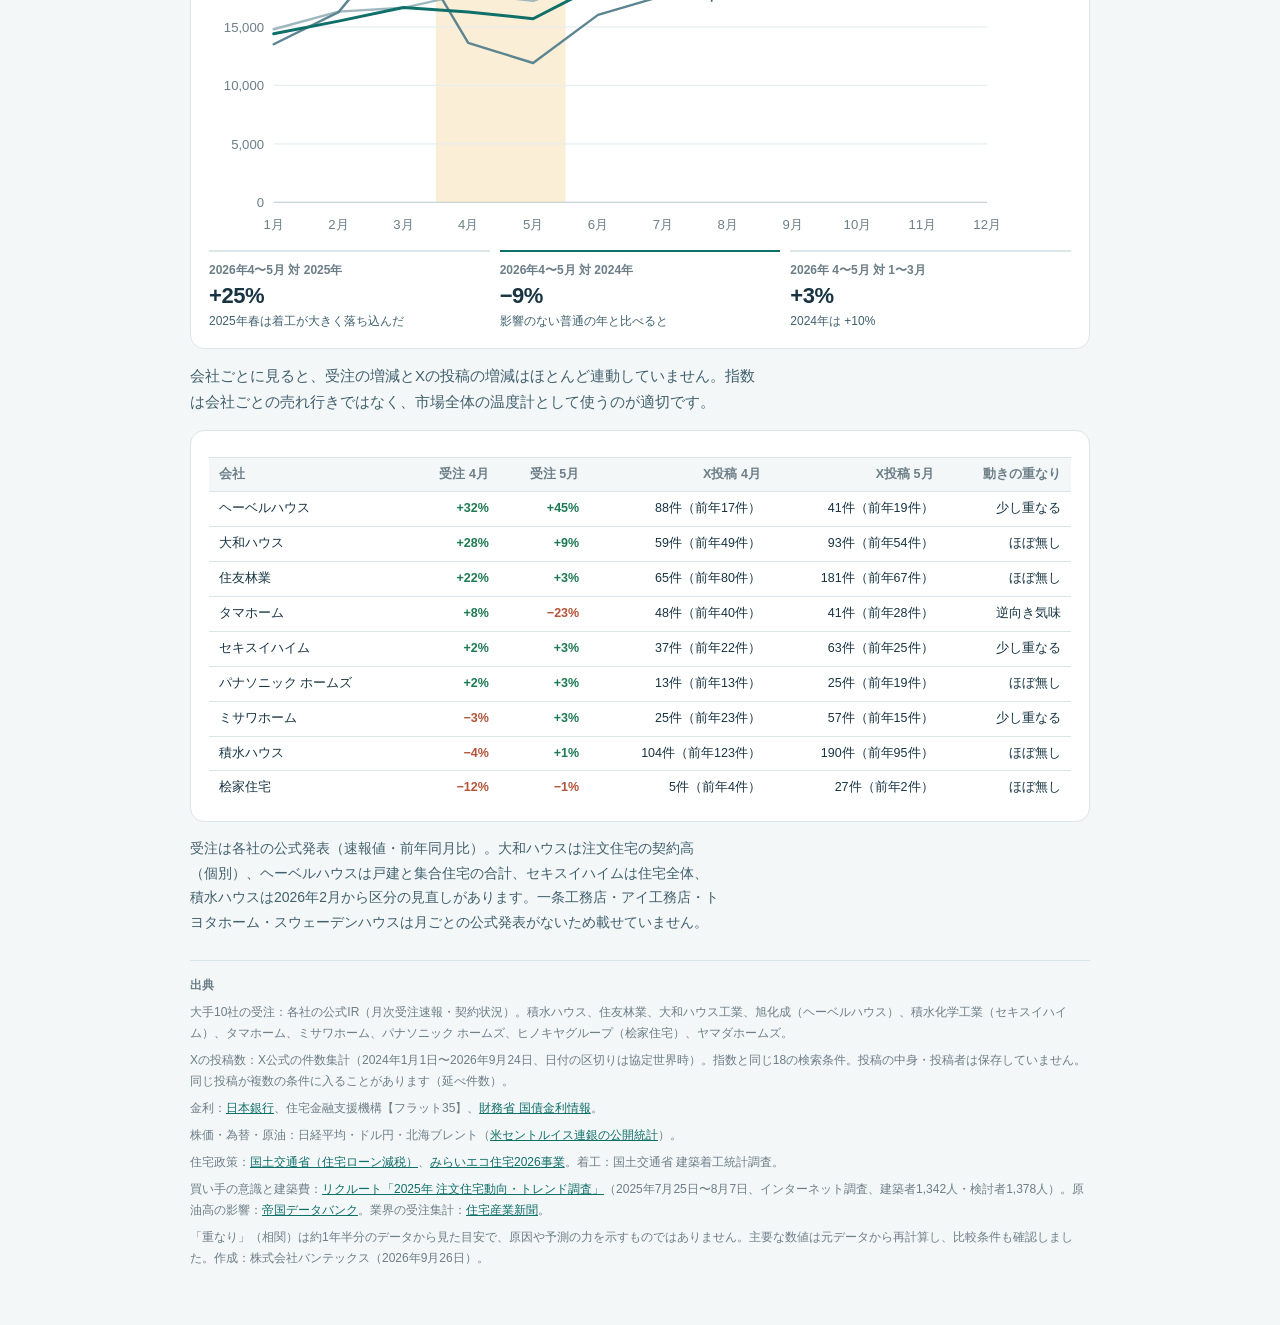
<file: analysis.html>
<!doctype html>
<html lang="ja">
<head>
<meta charset="utf-8">
<meta name="viewport" content="width=device-width,initial-scale=1">
<meta name="robots" content="noindex, nofollow">
<title>春の住宅受注の読み解き</title>
<style>
:root{
  --page:#f4f7f8;--card:#ffffff;--ink:#183442;--ink-2:#40606d;--muted:#6c7e87;--line:#dce5e8;--grid:#e8eef0;--axis:#b9c8cd;
  --accent:#0f6f69;--accent-soft:#e2f1ee;--y2024:#9fb8bf;--y2025:#5c8591;--y2026:#0f6f69;
  --band:#fbeed6;--band-ink:#8a5a12;--warn-bg:#fff6e6;--warn-line:#f0dcb4;--warn-ink:#6f5220;
  --good:#1d7a52;--bad:#b4533a;--neg:#d0674d;--ring:#ffffff;--focus:#63b4b5;--marker:#40606d;
  --s1:#2a78d6;--s2:#eb6834;--s3:#1baf7a;--cat-rate:#2a78d6;--cat-policy:#1baf7a;--cat-world:#eb6834;--cat-data:#8a9aa1;
  color-scheme:light;
}
@media (prefers-color-scheme:dark){:root:not([data-theme="light"]){
  --page:#0e1a20;--card:#15252d;--ink:#e3eef1;--ink-2:#b9ccd2;--muted:#8fa5ad;--line:#26404a;--grid:#1f3640;--axis:#3a5864;
  --accent:#4fc2b6;--accent-soft:#17343a;--y2024:#3f5a61;--y2025:#6f9aa5;--y2026:#4fc2b6;
  --band:rgba(233,182,94,.13);--band-ink:#e8c07a;--warn-bg:#2a2416;--warn-line:#4a3d1f;--warn-ink:#e9cf95;
  --good:#5cc78f;--bad:#e59373;--neg:#e0826b;--ring:#15252d;--focus:#4fc2b6;--marker:#b9ccd2;
  --s1:#3987e5;--s2:#d95926;--s3:#199e70;--cat-rate:#3987e5;--cat-policy:#199e70;--cat-world:#d95926;--cat-data:#7d9099;color-scheme:dark;}}
:root[data-theme="dark"]{
  --page:#0e1a20;--card:#15252d;--ink:#e3eef1;--ink-2:#b9ccd2;--muted:#8fa5ad;--line:#26404a;--grid:#1f3640;--axis:#3a5864;
  --accent:#4fc2b6;--accent-soft:#17343a;--y2024:#3f5a61;--y2025:#6f9aa5;--y2026:#4fc2b6;
  --band:rgba(233,182,94,.13);--band-ink:#e8c07a;--warn-bg:#2a2416;--warn-line:#4a3d1f;--warn-ink:#e9cf95;
  --good:#5cc78f;--bad:#e59373;--neg:#e0826b;--ring:#15252d;--focus:#4fc2b6;--marker:#b9ccd2;
  --s1:#3987e5;--s2:#d95926;--s3:#199e70;--cat-rate:#3987e5;--cat-policy:#199e70;--cat-world:#d95926;--cat-data:#7d9099;color-scheme:dark;}
*{box-sizing:border-box}
body{margin:0;background:var(--page);color:var(--ink);font-family:-apple-system,BlinkMacSystemFont,"Hiragino Kaku Gothic ProN","Hiragino Sans","Noto Sans JP","Yu Gothic",Meiryo,sans-serif;font-size:15px;line-height:1.75;padding-inline:16px;padding-block:28px 56px}
.wrap{max-width:900px;margin:0 auto;display:flex;flex-direction:column;gap:38px}
header{display:flex;flex-direction:column;gap:10px}
.eyebrow{font-size:12px;letter-spacing:.12em;color:var(--accent);font-weight:800}
h1{font-size:clamp(25px,4.4vw,37px);line-height:1.32;letter-spacing:-.02em;margin:0;text-wrap:balance}
.lead{margin:0;color:var(--ink-2);max-width:64ch}
h2{font-size:21px;line-height:1.45;margin:0;text-wrap:balance;letter-spacing:-.01em}
h3{font-size:16px;margin:0}
.sec{display:flex;flex-direction:column;gap:14px}
.sec>p{margin:0;max-width:68ch;color:var(--ink-2)}
.card{background:var(--card);border:1px solid var(--line);border-radius:14px;padding:18px 18px 16px}
.stack{display:flex;flex-direction:column;gap:12px}
.keys{margin:0;padding:6px 0 0;list-style:none;display:flex;flex-direction:column}
.keys li{display:grid;grid-template-columns:76px 1fr;gap:12px;padding:12px 0;border-top:1px solid var(--line);align-items:start}
.keys li:first-child{border-top:0;padding-top:4px}
.keys .n{font-size:12px;font-weight:800;border-radius:99px;padding:2px 10px;text-align:center;margin-top:3px;white-space:nowrap}
.keys .n.fact{background:var(--accent-soft);color:var(--accent)}
.keys .n.hypo{background:var(--warn-bg);color:var(--warn-ink);border:1px solid var(--warn-line)}
.keys .n.next{background:var(--grid);color:var(--ink-2)}
.keys b{display:block;font-size:16.5px;line-height:1.5}
.keys span{color:var(--ink-2);font-size:14px}
.note{font-size:13px;color:var(--ink-2);margin:0}
.chart-head{display:flex;justify-content:space-between;align-items:baseline;gap:10px;flex-wrap:wrap}
.chart-head strong{font-size:15px}
.chart-head span{font-size:12px;color:var(--muted)}
.chart{position:relative}
.chart svg{display:block;width:100%;height:auto;overflow:visible}
.chart .tick{font-size:11px;fill:var(--muted);font-variant-numeric:tabular-nums}
.chart .endlab{font-size:12px;fill:var(--ink-2);font-weight:700}
.chart .bandlab{font-size:11px;fill:var(--band-ink);font-weight:700}
.chart .mk{font-size:11px;fill:var(--marker);font-weight:800}
.legend{display:flex;flex-wrap:wrap;gap:4px 16px;font-size:12px;color:var(--ink-2)}
.legend span{display:inline-flex;align-items:center;gap:6px}
.legend i{display:inline-block;width:16px;height:3px;border-radius:2px}
.legend i.sq{width:10px;height:10px;border-radius:2px}
.tip{position:absolute;pointer-events:none;background:var(--card);border:1px solid var(--line);border-radius:8px;padding:7px 10px;font-size:12px;line-height:1.6;box-shadow:0 4px 14px rgba(0,0,0,.12);white-space:nowrap;font-variant-numeric:tabular-nums;z-index:2}
.tip b{display:block;font-size:12px}
.tip i{display:inline-block;width:10px;height:3px;border-radius:2px;margin-right:6px;vertical-align:middle}
.facts{display:grid;grid-template-columns:repeat(3,minmax(0,1fr));gap:10px}
.fact{border-top:2px solid var(--line);padding-top:8px}
.fact.now{border-top-color:var(--accent)}
.fact .k{font-size:12px;color:var(--muted);font-weight:700}
.fact .v{font-size:22px;font-weight:800;letter-spacing:-.02em;line-height:1.35}
.fact .s{font-size:12px;color:var(--ink-2)}
.controls{display:flex;flex-wrap:wrap;gap:6px}
.controls button{font:inherit;font-size:13px;border:1px solid var(--line);background:var(--card);color:var(--ink-2);border-radius:99px;padding:5px 12px;cursor:pointer}
.controls button[aria-pressed="true"]{background:var(--accent);border-color:var(--accent);color:var(--card);font-weight:700}
.controls button:focus-visible,summary:focus-visible,a:focus-visible{outline:3px solid var(--focus);outline-offset:2px}
details{border-top:1px solid var(--line);padding-top:8px}
summary{cursor:pointer;font-size:13px;font-weight:700;color:var(--ink-2)}
.tscroll{overflow-x:auto;margin-top:8px}
table{border-collapse:collapse;font-size:12.5px;width:100%;font-variant-numeric:tabular-nums}
th,td{padding:6px 10px;border-top:1px solid var(--line);text-align:right;white-space:nowrap}
th:first-child,td:first-child{text-align:left}
th{color:var(--muted);font-weight:700;background:var(--page)}
td.up{color:var(--good);font-weight:700}
td.down{color:var(--bad);font-weight:700}
tr.am td{background:var(--band)}
/* journey */
.journey{display:grid;grid-template-columns:repeat(5,minmax(0,1fr));gap:8px}
.step{border:1px solid var(--line);border-radius:12px;padding:12px;display:flex;flex-direction:column;gap:6px;background:var(--card)}
.step.hit{border-color:var(--accent);box-shadow:inset 0 3px 0 var(--accent)}
.step .when{font-size:12px;font-weight:800;color:var(--accent)}
.step .what{font-size:15px;font-weight:800;line-height:1.45}
.step .sig{font-size:12.5px;color:var(--ink-2);line-height:1.6}
/* lead table meter */
.leadlist{list-style:none;margin:0;padding:0;display:flex;flex-direction:column}
.leadlist li{padding:10px 0;border-top:1px solid var(--line);display:flex;flex-direction:column;gap:4px}
.leadlist li:first-child{border-top:0}
.leadlist .lt{display:flex;flex-wrap:wrap;align-items:baseline;gap:4px 10px}
.leadlist .lt b{font-size:15px}
.leadlist .chip{font-size:12px;font-weight:800;color:var(--accent);background:var(--accent-soft);border-radius:99px;padding:1px 9px}
.leadlist .lm{display:flex;flex-wrap:wrap;align-items:center;gap:4px 14px;font-size:13px;color:var(--ink-2);font-variant-numeric:tabular-nums}
.leadlist .ls{color:var(--muted)}
.leadlist .lr{margin:0;font-size:13.5px;color:var(--ink-2)}
.meter{display:inline-block;width:64px;height:8px;border-radius:4px;background:var(--grid);vertical-align:middle;margin-right:8px;position:relative;overflow:hidden}
.meter i{position:absolute;left:0;top:0;bottom:0;border-radius:4px}
/* psychology */
.psy{display:grid;grid-template-columns:repeat(2,minmax(0,1fr));gap:12px}
.psy .card:last-child:nth-child(odd){grid-column:1/-1}
.psy .card h3{margin-bottom:6px}
.psy .card p{margin:0;font-size:14px;color:var(--ink-2)}
.psy .card .ev{margin-top:8px;font-size:12.5px;color:var(--muted)}
.turn{background:var(--warn-bg);border:1px solid var(--warn-line);color:var(--warn-ink);border-radius:12px;padding:12px 14px;font-size:14px}
/* timeline events */
.events{list-style:none;margin:0;padding:0;display:flex;flex-direction:column}
.events li{display:grid;grid-template-columns:118px 104px 1fr;gap:4px 12px;padding:9px 0;border-top:1px solid var(--line);align-items:baseline}
.events li:first-child{border-top:0}
.events li.am{background:var(--band);margin-inline:-18px;padding-inline:18px}
.events .d{font-size:12.5px;color:var(--muted);font-variant-numeric:tabular-nums;white-space:nowrap}
.events .c{font-size:11.5px;font-weight:700;color:var(--ink-2);display:inline-flex;align-items:center;gap:6px;white-space:nowrap}
.events .c i{width:8px;height:8px;border-radius:50%;display:inline-block}
.events .t{font-size:14px;line-height:1.6}
.events .t a{color:var(--accent);font-size:12px;margin-left:6px;white-space:nowrap}
.mklist{margin:0;padding:0;list-style:none;display:grid;grid-template-columns:repeat(2,minmax(0,1fr));gap:2px 16px;font-size:12.5px;color:var(--ink-2)}
.mklist b{color:var(--marker)}
.duo{display:grid;grid-template-columns:repeat(3,minmax(0,1fr));gap:12px}
/* coverage */
.tl{display:grid;grid-template-columns:minmax(118px,170px) 1fr;gap:10px 14px;align-items:center}
.tl-head{grid-column:2;display:grid;grid-template-columns:repeat(9,1fr);font-size:11px;color:var(--muted);font-variant-numeric:tabular-nums}
.tl-head span{text-align:center}
.tl-label{font-size:13px;font-weight:700;line-height:1.45}
.tl-label small{display:block;font-weight:400;color:var(--muted);font-size:11px}
.tl-track{position:relative;height:26px;border-radius:6px;background:var(--grid)}
.tl-band{position:absolute;top:-4px;bottom:-4px;background:var(--band);border-radius:4px}
.tl-bar{position:absolute;top:5px;height:16px;border-radius:4px;background:var(--accent)}
.tl-bar.thin{background:var(--y2025)}
.tl-note{grid-column:2;font-size:12px;color:var(--band-ink);margin-top:-4px}
.steps{margin:0;padding-left:1.3em;display:flex;flex-direction:column;gap:8px;max-width:70ch}
.steps b{color:var(--ink)}
.outlook ul{margin:0;padding-left:1.2em;display:flex;flex-direction:column;gap:6px}
footer{font-size:12px;color:var(--muted);display:flex;flex-direction:column;gap:6px;border-top:1px solid var(--line);padding-top:14px}
footer a{color:var(--accent)}
footer p{margin:0}
@media (max-width:760px){
  .journey{grid-template-columns:1fr}
  .duo{grid-template-columns:1fr}
  .psy{grid-template-columns:1fr}
}
@media (max-width:640px){
  .facts{grid-template-columns:1fr}
  .card{padding:14px 12px 12px}
  .tl{grid-template-columns:1fr}
  .tl-head,.tl-note{grid-column:1}
  .events li{grid-template-columns:1fr;gap:2px}
  .events li.am{margin-inline:-12px;padding-inline:12px}
  .mklist{grid-template-columns:1fr}
}
@media (prefers-reduced-motion:reduce){*{transition:none!important}}
</style>
<link rel="stylesheet" href="analysis-tabs.css?v=20260926c">
</head>
<body>

<div class="wrap">
<nav class="view-tabs" aria-label="画面切り替え">
  <a href="./"><span>市場の動き</span></a>
  <a href="analysis.html" aria-current="page"><span>再分析と今後</span></a>
</nav>
<header>
  <span class="eyebrow">住宅購入マインド指数　検証レポート　2026年9月26日</span>
  <h1><span class="phrase">4〜5月の住宅受注を</span> <span class="phrase">数か月前から読み解く</span></h1>
  <p class="lead">2026年4〜5月の住宅受注と、その前のX・金利・政策の動きを照合しました。確認できた事実、まだ仮説のもの、今後の予想に使える範囲を分けて示します。</p>
</header>
<section class="forecast-overview" aria-labelledby="forecast-answer">
  <h2 id="forecast-answer">今後の分析・予想はできる？</h2>
  <p class="forecast-verdict">市場の変化を読み解く分析はできます。<span>販売件数を当てる予想は、まだ検証が必要です。</span></p>
  <div class="forecast-grid">
    <article><h3>✓ 今できる分析</h3><p>メーカーの受注、Xの話題、着工、金利を時系列で比べ、何が先に動き、何が後に出たかを確認します。</p></article>
    <article><h3>△ 予想は参考段階</h3><p>金利や制度、物価への不安から複数の筋道を考えられます。ただし、投稿数だけで来月の販売数は決めません。</p></article>
    <article><h3>→ 予想に進む条件</h3><p>月別の問い合わせ・来場・契約実数を照合し、後から期間を選ばず、単純な予想より当たるかを毎月確かめます。</p></article>
  </div>
  <p class="forecast-evidence"><strong>今回の答え合わせ：</strong>住宅ローンのX投稿から作った予想の外れは約4.2ポイント。過去の平均をそのまま使う方法の約3.3ポイントより大きく、先読みの根拠にはなりませんでした。</p>
  <nav class="report-jump" aria-label="再分析の目次">
    <a href="#s-keys">まず結論</a><a href="#s-orders">受注の実態</a><a href="#s-journey">数か月前の動き</a><a href="#s-outlook">今後の材料</a><a href="#s-fix">改善の進め方</a>
  </nav>
</section>


<section class="sec" aria-labelledby="s-keys">
  <h2 id="s-keys">要点</h2>
  <div class="card"><ul class="keys"><li><span class="n fact">事実</span><div><b>4〜5月は、受注が前年を上回った会社が多かった。ただし購入者数の増加までは確認できない</b><span>大手10社の公式発表で、前年を上回ったのは4月7社・5月8社。2年前（2024年）と比べると4月6社・5月5社で、2025年の同じ月が低かった分、前年比が大きく出ています。受注は金額が中心のため、件数や購入者数は分かりません。8月は前年を上回った会社が3社に減りました。</span></div></li><li><span class="n fact">事実</span><div><b>今の指数の画面では、4〜5月の動きを捉えられない</b><span>Xの話題を直近1か月だけ数え、前の15日と比べる作りのためです。メーカー名の投稿は5月に増えましたが、受注とほぼ同じ時期に動いており、先回りの材料としては確認できていません。</span></div></li><li><span class="n fact">事実</span><div><b>Xの「住宅ローン」の話題で受注を先読みすることは、今の時点ではできない</b><span>この話題は2025年10〜12月に前年の2倍前後に増え、全期間で見ると約5か月後の受注と似た動きでした。しかし2025年のデータだけで作った簡単な予測は、2026年の受注を「2025年の平均値をそのまま使う」より外しました（外れの大きさ4.2ポイント対3.3ポイント）。</span></div></li><li><span class="n hypo">仮説</span><div><b>「上がる前に」「制度があるうちに」「株高の安心」が重なる時期だった</b><span>日銀の利上げ（12月）、変動金利の引き上げ（3・4月）、減税延長の決定（12月）、新しい補助金（3月末）、衆院選後の株高、原油高・円安が同じ時期に並びました。時期が重なったことは事実ですが、それが購入を増やした原因かどうかは確かめていません。</span></div></li><li><span class="n next">次の一手</span><div><b>答え合わせの材料をそろえて、確かめ直す</b><span>御社の月別の実数（問い合わせ・来場・契約）、時間差を先に決めた試し予測の継続、投稿の中身の確認の3つです。</span></div></li></ul></div>
</section>

<section class="sec" aria-labelledby="s-orders">
  <h2 id="s-orders">今年の受注：前年超えの会社は多いが、2年前と比べると4〜5月は半数ほど</h2>
  <p>大手10社（積水ハウス・住友林業・大和ハウス・ヘーベルハウス・セキスイハイム・タマホーム・ミサワホーム・パナソニック ホームズ・桧家住宅・ヤマダホームズ）が毎月公表している受注の前年同月比を、真ん中の値（中央値）でまとめました。グラフに触れると、前年・2年前を上回った会社の数も見られます。</p>
  <div class="card stack">
    <div class="chart-head"><strong>大手10社の受注（前年同月比の中央値）</strong><span>月ごと・%</span></div>
    <div class="chart" id="o-chart"></div>
    <div class="facts" id="o-facts"></div>
    <details><summary>数値を表で見る（前年を上回った会社の数・2年前との比較）</summary><div class="tscroll" id="o-table"></div></details>
  </div>
  <p class="note">2025年の春は受注が前年を下回る会社が多く、比べる基準が低かったため、前年比だけでは増え方が大きく見えます。そこで2年前（2024年）とも比べました（前年比を2年分掛け合わせた近い値）。「前年を上回った会社の数」は会社の数であって、契約の件数や購入者数が増えた証拠ではありません。会社によって受注の数え方（金額・契約高、戸建だけか住宅全体か）が違い、足し合わせることもできません。金額には建築費の値上がり分も含まれます。</p>
</section>

<section class="sec" aria-labelledby="s-journey">
  <h2 id="s-journey">受注の数か月前に何が動いたか：時間差の候補（未検証）</h2>
  <p>注文住宅は、きっかけ → 情報集め → 見学・比較 → 資金計画 → 契約と、段階を踏んで決まると考えられます（各段階の期間は、このデータでは確かめていません）。この考え方に沿って、SNSの話題や株価・金利が受注の何か月前に似た動きをしたかを調べました。下の一覧は、同じ時期に動いた「候補」で、どれも確かめられた関係ではありません。</p>
  <div class="journey" id="journey"></div>
  <div class="card stack">
    <div class="chart-head"><strong>どの材料が、受注の何か月前に動いた「候補」か</strong><span>2025年1月〜2026年8月の毎月の動きから計算</span></div>
    <div id="lead-table"></div>
    <p class="note">「重なり」は、2つの動きの似かたを−1〜+1で表した目安です（+1に近いほど同じ向き、−1に近いほど逆向き、0は関係なし。受注は10社の前年比の中央値）。月数は、前後6か月の中から一番よく重なる月を後から選んだもので、たまたま合った可能性があります。期間を分けたり受注の測り方を変えたりすると強さが大きく変わります（9社のうち前年を上回った社数で測ると全期間+0.67、2025年分+0.20・2026年分+0.88）。さらに、2025年6〜12月のデータだけで「住宅ローンの話題→5か月後の受注」の関係を作り、2026年1〜8月を当てる簡易検算をしたところ、外れの大きさは4.2ポイントで、「2025年6〜12月の平均値をそのまま使う」単純な基準の3.3ポイントを上回れませんでした（しかも月数を後から選んでいる分、この検算は有利な条件です）。</p>
  </div>
</section>

<section class="sec" aria-labelledby="s-flow">
  <h2 id="s-flow">話題・受注・金利の時期の重なりを、1本の時間軸で見る</h2>
  <p>①Xの「住宅ローン」の話題は2025年後半に前年の1.7〜2.5倍に増え、12月（日銀の利上げの月）が最大でした。②大手の受注は、2026年1〜7月に前年を上回る会社が多い月が続きました。③フラット35は1月2.08%から6月3.21%へ上昇。住宅ローンの話題は4月から前年を下回り、8月には前年を上回った会社が3社に減りました。時期の重なりは見えますが、これだけで原因とは言えず、先読みにも使えないことが簡易検算で分かっています。</p>
  <div class="card stack">
    <div class="chart-head"><strong>① Xの「住宅ローン」の話題（前年同月比）</strong><span>%</span></div>
    <div class="chart" id="f1"></div>
    <div class="chart-head"><strong>② 大手10社の受注（前年同月比の中央値）</strong><span>%</span></div>
    <div class="chart" id="f2"></div>
    <div class="chart-head"><strong>③ 金利（フラット35と日銀の政策金利）</strong><span>%</span></div>
    <div class="legend" id="f3-legend"></div>
    <div class="chart" id="f3"></div>
    <ul class="mklist" id="mklist"></ul>
  </div>
</section>

<section class="sec" aria-labelledby="s-psy">
  <h2 id="s-psy">買い手の背中を押したと考えられる5つの心理（仮説）</h2>
  <p>注文住宅は大きな買い物なので、ニュースを見てすぐ買うというより、いくつかの気持ちが重なって「今決めよう」に変わっていくと考えられます。今年は次の5つの気持ちに関わる出来事が同じ時期に並びました。どれも仮説で、実際に購入を増やした原因かどうかは、来場や契約の記録で確かめる必要があります。</p>
  <div class="psy"><div class="card"><h3>「上がる前に決めたい」</h3><p>一般に、人は得をすることより損をしないことを強く意識すると言われます。金利や建築費が「これからもっと上がる」と感じると、先送りが損に見えやすくなります。</p><p class="ev">日銀の利上げ（2025年12月19日）→ 大手行が変動金利を引き上げ（3月1日・4月1日）。フラット35は1月2.08%→5月2.71%。リクルートの調査（注文住宅を検討中の全国1,378人・インターネット調査・2025年7月25日〜8月7日）では、「今が建て時」と答えた人が68.8%、その理由は「今後は建築費用が上がると思うから」34.6%・「今後は金利が上がると思うから」28.3%でした。</p></div><div class="card"><h3>「制度があるうちに」</h3><p>期限や先着順があると「今動かないと取り逃す」と感じやすく、制度が続くと決まることも動くきっかけになると考えられます。</p><p class="ev">住宅ローン減税の5年延長を2025年12月26日に閣議決定。3月31日から新しい補助金（新築で最大110万円・予算がなくなり次第終了）。</p></div><div class="card"><h3>「買っても大丈夫」</h3><p>株価が上がり政治が安定すると、将来への不安が和らぎ、大きな買い物に踏み切りやすくなると考えられます。</p><p class="ev">2月8日の衆院選で与党が大勝。日経平均は2月末58,850円、5月末66,330円、6月末70,062円。</p></div><div class="card"><h3>「これから高くなる」</h3><p>物の値段が上がるニュースが続くと、「今が一番安い」と感じやすくなると考えられます。</p><p class="ev">同じリクルートの調査で、注文住宅の建築費用（土地代を除く、建てた人1,342人の平均）は3,488万円と前年より73万円上がり、過去10年で最も高くなっていました。3月からは中東情勢の緊迫化で原油が急騰（北海原油の月平均 2月71ドル→4月117ドル）。円安も1ドル158〜159円。</p></div><div class="card"><h3>「待っていた人が動いた」</h3><p>2025年に決めるのを先に延ばした人が、2026年に動き出した可能性があります。</p><p class="ev">2025年の春は受注・着工とも前年を下回る月が多く（着工については業界紙が、法改正前の駆け込みの反動と説明）、その分、今年の前年比は大きく見えます。様子を見ていた人が実際に戻ったかどうかは、このデータでは確認できません。</p></div></div>
  <div class="turn"><b>転換点の読み（仮説）：</b>6月に日銀が1.0%へ利上げし、フラット35も3.21%に上がりました。その後、8月に受注が前年を上回った会社は10社中3社でした。「急いだ人は先に契約を済ませ、残った人は払えるかの不安が勝った」という読み方もできますが、まだ1か月分の動きなので、9月以降の数字で確かめる必要があります。</div>
</section>

<section class="sec" aria-labelledby="s-events">
  <h2 id="s-events">年表：2025年10月〜2026年9月</h2>
  <div class="card"><ol class="events" id="events"></ol></div>
  <div class="duo">
    <div class="card stack"><div class="chart-head"><strong>日経平均</strong><span>月末・円</span></div><div class="chart" id="n-chart"></div></div>
    <div class="card stack"><div class="chart-head"><strong>原油（北海ブレント）</strong><span>月平均・ドル</span></div><div class="chart" id="b-chart"></div></div>
    <div class="card stack"><div class="chart-head"><strong>ドル円</strong><span>月平均・円</span></div><div class="chart" id="u-chart"></div></div>
  </div>
</section>

<section class="sec" aria-labelledby="s-x">
  <h2 id="s-x">メーカー名の投稿の山（5月）は、受注とほぼ同時に動いた</h2>
  <p>指数と同じ18の検索条件で、Xの投稿数を2024年1月から数え直しました（数えただけで、投稿の中身や投稿者は保存していません）。メーカー名の投稿は、大型連休明けの5週間（5月4日〜6月7日）に4月より+63%、13社中11社が同時に増えました。投稿の中身は確認していませんが、受注とほぼ同じ時期に動いており、きっかけより結果の側に近い材料の可能性があります。グラフの上のボタンで話題を切り替えられます。</p>
  <div class="card stack">
    <div class="controls" id="x-controls" role="group" aria-label="表示する話題"></div>
    <div class="legend" id="x-legend"></div>
    <div class="chart" id="x-chart"></div>
    <div class="facts" id="x-facts"></div>
    <details><summary>数値を表で見る（1日あたりの投稿数）</summary><div class="tscroll" id="x-table"></div></details>
  </div>
  <p class="note">9月は大和ハウス1社の投稿が9月3日・4日に集中（約800件）して急増したため、グラフは8月までにしています。1社の出来事だけで増えることがあるので、「何社が同時に増えたか」で市場全体の動きと見分けます。投稿数は購入者数ではなく、広告や業者の投稿も含みます。</p>
</section>

<section class="sec" aria-labelledby="s-cover">
  <h2 id="s-cover">今の指数の画面が、この波を捉えられない理由</h2>
  <p>今の画面は、Xの話題を直近31日（8月24日〜9月24日）だけで数え、「直近15日」と「その前の15日」を比べる作りです。そのため、①数か月前の動きを見ていない、②季節や前年と比べる仕組みがない、③お金の話題と会社名の話題の違いを区別していない、の3点で、4〜5月の動きを捉えられませんでした。国の着工統計は7月分まで、一宮市の取引価格は1〜3月分までしか公表されていません（9月26日時点）。</p>
  <div class="card"><div class="tl" id="timeline"></div></div>
</section>

<section class="sec" aria-labelledby="s-outlook">
  <h2 id="s-outlook">これからの材料（秋以降）</h2>
  <div class="card outlook"><ul><li><b>ブレーキになりうる材料は増えています（事実）。</b>フラット35は9月3.46%、日銀は9月18日に1.25%へ利上げ、大手行は9月1日に変動金利を再び引き上げました。原油も9月に再び上昇しています（月平均113ドル）。8月に受注が前年を上回った会社は3社でした。</li><li><b>支えになりうる材料も残っています（事実）。</b>住宅ローン減税の延長と補助金は続き、株価も高い水準です。</li><li><b>Xの話題を使った先読みはしません。</b>簡易検算で単純な基準を上回れなかったためです。秋の受注がどうなるかは、材料の並びから断定できません。</li><li><b>確かめる時期：</b>各社の9月の受注（10月上旬に公表）、10月のフラット35金利（10月1日に公表）。</li></ul></div>
</section>

<section class="sec" aria-labelledby="s-fix">
  <h2 id="s-fix">今後の分析をどう進めるか</h2>
  <ol class="steps"><li><b>比べる相手を「例年の同じ時期」にする。</b>今の「直近15日と前の15日」では季節の動きを拾えません。今回、2024年からの土台ができたので、すぐ切り替えられます。</li><li><b>「何社が同時に増えたか」を合図にする。</b>5月は13社中11社のメーカー名の投稿が同時に増えました。9月の大和ハウスのような1社だけの急増は、その会社の出来事として分けます。</li><li><b>先読みの候補は、試し予測で基準を上回るまで「参考表示」にとどめる。</b>住宅ローン・補助金の話題、株価、金利の変化などは、表示はしても、予測としては使いません。</li><li><b>「何が増えたか」を決める。</b>御社の月別の実数（問い合わせ・来場・契約、地域、新築か中古か）をいただき、答え合わせの基準にします。</li><li><b>時間差を先に決めて、試し予測を続ける。</b>過去のデータだけで時間差を決め、その後の月を当てられるか、季節と前年の動きだけで見た単純な基準より当たるかを、毎月確かめます。</li><li><b>投稿の内容を確かめる。</b>件数だけでは広告・業界の投稿・購入を考えている人を区別できません。一部の投稿を確認し、広告・業界の投稿・購入を考えている人の声を分けます。</li><li><b>順番を別の根拠で確かめる。</b>発表日 → 検討 → 来場 → 契約の順番を、展示場の来場者数や住宅ローンの事前審査の件数などで確かめます。</li></ol>
</section>

<section class="sec" aria-labelledby="s-appx">
  <h2 id="s-appx">参考：国の着工統計と、会社別の受注</h2>
  <p>国の着工統計（全国）には、4〜5月の山は出ていません。着工は工事を始めた数で、契約した月ではありません。2025年の春は着工が大きく落ち込んでいたため（業界紙は、法改正前の駆け込みの反動と説明）、前年比だけが大きく見えます（持家の4〜5月は前年比+25%、2年前比−9%）。</p>
  <div class="card stack">
    <div class="controls" id="s-controls" role="group" aria-label="表示する種類"></div>
    <div class="legend" id="s-legend"></div>
    <div class="chart" id="s-chart"></div>
    <div class="facts" id="s-facts"></div>
  </div>
  <p>会社ごとに見ると、受注の増減とXの投稿の増減はほとんど連動していません。指数は会社ごとの売れ行きではなく、市場全体の温度計として使うのが適切です。</p>
  <div class="card"><div class="tscroll" id="m-table"></div></div>
  <p class="note">受注は各社の公式発表（速報値・前年同月比）。大和ハウスは注文住宅の契約高（個別）、ヘーベルハウスは戸建と集合住宅の合計、セキスイハイムは住宅全体、積水ハウスは2026年2月から区分の見直しがあります。一条工務店・アイ工務店・トヨタホーム・スウェーデンハウスは月ごとの公式発表がないため載せていません。</p>
</section>

<footer><p><b>出典</b></p><p>大手10社の受注：各社の公式IR（月次受注速報・契約状況）。積水ハウス、住友林業、大和ハウス工業、旭化成（ヘーベルハウス）、積水化学工業（セキスイハイム）、タマホーム、ミサワホーム、パナソニック ホームズ、ヒノキヤグループ（桧家住宅）、ヤマダホームズ。</p><p>Xの投稿数：X公式の件数集計（2024年1月1日〜2026年9月24日、日付の区切りは協定世界時）。指数と同じ18の検索条件。投稿の中身・投稿者は保存していません。同じ投稿が複数の条件に入ることがあります（延べ件数）。</p><p>金利：<a href="https://www.boj.or.jp/mopo/mpmdeci/index.htm" target="_blank" rel="noopener">日本銀行</a>、住宅金融支援機構【フラット35】、<a href="https://www.mof.go.jp/jgbs/reference/interest_rate/index.htm" target="_blank" rel="noopener">財務省 国債金利情報</a>。</p><p>株価・為替・原油：日経平均・ドル円・北海ブレント（<a href="https://fred.stlouisfed.org/" target="_blank" rel="noopener">米セントルイス連銀の公開統計</a>）。</p><p>住宅政策：<a href="https://www.mlit.go.jp/report/press/house02_hh_000241.html" target="_blank" rel="noopener">国土交通省（住宅ローン減税）</a>、<a href="https://mirai-eco2026.mlit.go.jp/" target="_blank" rel="noopener">みらいエコ住宅2026事業</a>。着工：国土交通省 建築着工統計調査。</p><p>買い手の意識と建築費：<a href="https://suumo-research.com/work/resident-insights/resident-insights-1799/" target="_blank" rel="noopener">リクルート「2025年 注文住宅動向・トレンド調査」</a>（2025年7月25日〜8月7日、インターネット調査、建築者1,342人・検討者1,378人）。原油高の影響：<a href="https://www.tdb.co.jp/report/economic/20260406-tdbreview-no45/" target="_blank" rel="noopener">帝国データバンク</a>。業界の受注集計：<a href="https://www.housenews.jp/house/36137" target="_blank" rel="noopener">住宅産業新聞</a>。</p><p>「重なり」（相関）は約1年半分のデータから見た目安で、原因や予測の力を示すものではありません。主要な数値は元データから再計算し、比較条件も確認しました。作成：株式会社バンテックス（2026年9月26日）。</p></footer>
</div>

<script type="application/json" id="data">{"orders_monthly":{"2025-01":{"median_yoy":0.0,"up":4,"total":10,"median_vs_2y":0.1},"2025-02":{"median_yoy":-0.5,"up":4,"total":10,"median_vs_2y":2.0},"2025-03":{"median_yoy":5.0,"up":6,"total":10,"median_vs_2y":7.1},"2025-04":{"median_yoy":1.0,"up":5,"total":10,"median_vs_2y":-1.7},"2025-05":{"median_yoy":-3.0,"up":3,"total":10,"median_vs_2y":1.9},"2025-06":{"median_yoy":-1.5,"up":4,"total":10,"median_vs_2y":-2.0},"2025-07":{"median_yoy":2.5,"up":7,"total":10,"median_vs_2y":5.5},"2025-08":{"median_yoy":-4.5,"up":4,"total":10,"median_vs_2y":6.6},"2025-09":{"median_yoy":0.5,"up":5,"total":10,"median_vs_2y":7.8},"2025-10":{"median_yoy":4.5,"up":5,"total":10,"median_vs_2y":9.4},"2025-11":{"median_yoy":5.5,"up":6,"total":10,"median_vs_2y":8.3},"2025-12":{"median_yoy":5.5,"up":6,"total":10,"median_vs_2y":4.3},"2026-01":{"median_yoy":1.1,"up":7,"total":10,"median_vs_2y":14.0},"2026-02":{"median_yoy":1.5,"up":6,"total":10,"median_vs_2y":0.5},"2026-03":{"median_yoy":5.0,"up":6,"total":10,"median_vs_2y":8.3},"2026-04":{"median_yoy":5.0,"up":7,"total":10,"median_vs_2y":7.0},"2026-05":{"median_yoy":3.0,"up":8,"total":10,"median_vs_2y":0.5},"2026-06":{"median_yoy":7.5,"up":7,"total":10,"median_vs_2y":7.0},"2026-07":{"median_yoy":2.0,"up":5,"total":10,"median_vs_2y":7.4},"2026-08":{"median_yoy":-4.0,"up":3,"total":10,"median_vs_2y":-5.2}},"two_year_up":{"2025-01":5,"2025-02":5,"2025-03":7,"2025-04":4,"2025-05":7,"2025-06":5,"2025-07":6,"2025-08":7,"2025-09":8,"2025-10":7,"2025-11":7,"2025-12":6,"2026-01":7,"2026-02":5,"2026-03":7,"2026-04":6,"2026-05":5,"2026-06":8,"2026-07":7,"2026-08":3},"orders_facts":[{"k":"前年を上回った会社","v":"4月7社・5月8社","s":"10社のうち（1〜7月は毎月5〜8社）"},{"k":"2年前（2024年）を上回った会社","v":"4月6社・5月5社","s":"2025年の低さを除いて見ると、半数ほど","now":true},{"k":"8月","v":"3社・−4%","s":"前年を上回った会社・中央値","now":true}],"journey":[{"when":"約5か月前（候補）","what":"きっかけ（お金の心配）","sig":"「住宅ローン」「補助金」の話題が増える。株価が上がる","hit":true},{"when":"約2か月前（候補）","what":"性能や費用を比べる","sig":"「断熱」の話題が増える"},{"when":"ほぼ同じ時期","what":"会社を決める","sig":"メーカー名の投稿が増える"},{"when":"ここ","what":"契約","sig":"大手の受注（1〜7月は前年を上回る会社が多い月が続いた）"},{"when":"数か月後","what":"工事が始まる","sig":"国の着工統計（工事を始めた月の数）"}],"lead_rows":[{"label":"Xの「住宅ローン」の話題","k":5,"r":0.65,"read":"受注の約5か月前に似た動きをした候補。簡易検算では単純な基準を上回れず、予測には使えない","when":"約5か月前","word":"強め","split":"2025年分 +0.85・2026年分 +0.56"},{"label":"Xの「補助金」の話題","k":5,"r":0.49,"read":"受注の約5か月前に似た動きをした候補。未検証","when":"約5か月前","word":"中くらい","split":"2025年分 +0.55・2026年分 +0.41"},{"label":"日経平均の上昇（3か月）","k":5,"r":0.44,"read":"受注の約5か月前に似た動きをした候補。未検証","when":"約5か月前","word":"中くらい","split":"2025年分 +0.59・2026年分 +0.32"},{"label":"Xの「断熱」の話題","k":2,"r":0.45,"read":"受注の約2か月前に似た動きをした候補。未検証","when":"約2か月前","word":"中くらい","split":"2025年分 +0.36・2026年分 +0.60"},{"label":"Xのメーカー名の投稿","k":1,"r":0.49,"read":"受注とほぼ同じ時期に動いた。先回りの材料としては確認できていない","when":"約1か月前","word":"中くらい","split":"2025年分 +0.16・2026年分 +0.81"},{"label":"フラット35金利の上昇（3か月）","k":6,"r":-0.35,"read":"上昇の約6か月後に受注が弱い月と重なった候補（逆向き）。未検証","when":"約6か月前","word":"弱め（逆向き）","split":"2025年分 -0.43・2026年分 -0.57"}],"loan_yoy":{"2025-01":-1.9,"2025-02":-9.9,"2025-03":-20.8,"2025-04":31.7,"2025-05":81.0,"2025-06":82.8,"2025-07":68.9,"2025-08":107.5,"2025-09":80.2,"2025-10":106.4,"2025-11":118.8,"2025-12":145.7,"2026-01":71.8,"2026-02":53.2,"2026-03":10.7,"2026-04":-21.1,"2026-05":-35.4,"2026-06":8.5,"2026-07":-25.9,"2026-08":-9.7},"markers":[{"month":"2025-12","label":"①","text":"2025年12月　日銀が0.75%に利上げ"},{"month":"2026-03","label":"②","text":"2026年3月　変動金利の引き上げ・原油急騰・補助金開始"},{"month":"2026-06","label":"③","text":"2026年6月　日銀が1.0%に利上げ・フラット35が3.21%に"},{"month":"2026-09","label":"④","text":"2026年9月　日銀が1.25%に利上げ・変動金利を再引き上げ"}],"flat35":{"2025-01":1.86,"2025-02":1.89,"2025-03":1.94,"2025-04":1.94,"2025-05":1.82,"2025-06":1.89,"2025-07":1.84,"2025-08":1.87,"2025-09":1.89,"2025-10":1.89,"2025-11":1.9,"2025-12":1.97,"2026-01":2.08,"2026-02":2.26,"2026-03":2.25,"2026-04":2.49,"2026-05":2.71,"2026-06":3.21,"2026-07":3.14,"2026-08":3.29,"2026-09":3.46},"policy":{"2025-01":0.5,"2025-02":0.5,"2025-03":0.5,"2025-04":0.5,"2025-05":0.5,"2025-06":0.5,"2025-07":0.5,"2025-08":0.5,"2025-09":0.5,"2025-10":0.5,"2025-11":0.5,"2025-12":0.75,"2026-01":0.75,"2026-02":0.75,"2026-03":0.75,"2026-04":0.75,"2026-05":0.75,"2026-06":1.0,"2026-07":1.0,"2026-08":1.0,"2026-09":1.25},"events":[{"date_label":"2025年10〜12月","cat":"data","cat_label":"データ","text":"Xの「住宅ローン」の話題が前年の2倍前後に（10月+106%・11月+119%・12月+146%）"},{"date_label":"2025年12月19日","cat":"rate","cat_label":"金利・市場","text":"日銀が政策金利を0.5%から0.75%に引き上げ","url":"https://www.boj.or.jp/mopo/mpmdeci/mpr_2025/k251219a.pdf"},{"date_label":"2025年12月26日","cat":"policy","cat_label":"住宅政策","text":"住宅ローン減税の5年延長（2030年入居まで）を閣議決定。中古住宅の条件も緩和","url":"https://www.mlit.go.jp/report/press/house02_hh_000241.html"},{"date_label":"2026年2月8日","cat":"world","cat_label":"世界・政治","text":"衆院選で与党が大勝。2月末の日経平均は58,850円に上昇","url":"https://www.nikkei.com/article/DGXZQOUA0861M0Y6A200C2000000/"},{"date_label":"2026年3月1日","cat":"rate","cat_label":"金利・市場","text":"三菱UFJ・三井住友が住宅ローンの変動金利を引き上げ（2月27日発表）","url":"https://www.nikkei.com/article/DGXZQOUB272AG0X20C26A2000000/"},{"date_label":"2026年3月","cat":"world","cat_label":"世界・政治","text":"中東情勢の緊迫化で原油が急騰（北海原油の月平均 2月71ドル→3月103ドル）。企業の景況感も悪化","url":"https://www.tdb.co.jp/report/economic/20260406-tdbreview-no45/"},{"date_label":"2026年3月31日","cat":"policy","cat_label":"住宅政策","text":"新しい補助金「みらいエコ住宅2026」の受付開始（新築で最大110万円・予算がなくなり次第終了）","url":"https://mirai-eco2026.mlit.go.jp/"},{"date_label":"2026年4月1日","cat":"rate","cat_label":"金利・市場","text":"みずほ・三井住友信託・りそななどが変動金利を引き上げ","url":"https://www.nikkei.com/article/DGXZQOUB3118Z0R30C26A3000000/","am":true},{"date_label":"2026年4〜5月","cat":"data","cat_label":"データ","am":true,"text":"大手10社の受注：4月は7社、5月は8社が前年超え。フラット35は4月2.49%→5月2.71%"},{"date_label":"2026年5月","cat":"rate","cat_label":"金利・市場","am":true,"text":"日経平均が最高値を更新（5月末66,330円）","url":"https://fred.stlouisfed.org/series/NIKKEI225"},{"date_label":"2026年6月16日","cat":"rate","cat_label":"金利・市場","text":"日銀が1.0%に利上げ（約30年ぶりの水準）。フラット35は6月3.21%に急上昇","url":"https://www.boj.or.jp/mopo/mpmdeci/mpr_2026/k260616a.pdf"},{"date_label":"2026年8月","cat":"data","cat_label":"データ","text":"大手10社で受注が前年を上回った会社が3社に減少（中央値−4%）"},{"date_label":"2026年9月1日","cat":"rate","cat_label":"金利・市場","text":"三菱UFJ・三井住友が変動金利を再び引き上げ","url":"https://www.nikkei.com/article/DGXZQOUB2527T0V20C26A8000000/"},{"date_label":"2026年9月18日","cat":"rate","cat_label":"金利・市場","text":"日銀が1.25%に利上げ（1995年以来の高さ）。フラット35は9月3.46%","url":"https://www.boj.or.jp/mopo/mpmdeci/mpr_2026/k260918a.pdf"},{"date_label":"2026年9月","cat":"world","cat_label":"世界・政治","text":"原油が再び上昇（9月平均113ドル）","url":"https://fred.stlouisfed.org/series/DCOILBRENTEU"}],"nikkei":{"2025-07":41069.82,"2025-08":42718.47,"2025-09":44932.63,"2025-10":52411.34,"2025-11":50253.91,"2025-12":50339.48,"2026-01":53322.85,"2026-02":58850.27,"2026-03":51063.72,"2026-04":59284.92,"2026-05":66329.5,"2026-06":70062.32,"2026-07":64362.02,"2026-08":66311.93,"2026-09":66364.2},"nikkei_min":40000,"brent":{"2025-07":71.0,"2025-08":67.9,"2025-09":68.0,"2025-10":64.5,"2025-11":63.8,"2025-12":62.5,"2026-01":66.6,"2026-02":70.9,"2026-03":103.1,"2026-04":117.3,"2026-05":107.1,"2026-06":85.4,"2026-07":83.8,"2026-08":91.1,"2026-09":113.0},"usdjpy":{"2025-07":147.2,"2025-08":147.48,"2025-09":147.86,"2025-10":151.35,"2025-11":155.14,"2025-12":155.91,"2026-01":156.65,"2026-02":155.1,"2026-03":158.68,"2026-04":159.12,"2026-05":158.15,"2026-06":160.77,"2026-07":162.33,"2026-08":158.85,"2026-09":155.63},"x_series":[{"key":"メーカー13社(延べ)","label":"メーカー13社"},{"key":"住宅ローン","label":"住宅ローン"},{"key":"補助金","label":"補助金"},{"key":"断熱","label":"断熱"},{"key":"平屋","label":"平屋"},{"key":"高価格帯","label":"高価格帯"},{"key":"住宅テーマ5つ(延べ)","label":"住宅の話題5つ"}],"x":{"メーカー13社(延べ)":{"per_day":{"2024-01":20.74,"2024-02":20.72,"2024-03":13.39,"2024-04":15.0,"2024-05":15.55,"2024-06":30.9,"2024-07":22.42,"2024-08":18.32,"2024-09":19.63,"2024-10":16.74,"2024-11":19.97,"2024-12":15.97,"2025-01":21.52,"2025-02":17.93,"2025-03":16.45,"2025-04":17.03,"2025-05":15.13,"2025-06":20.7,"2025-07":26.68,"2025-08":22.39,"2025-09":29.8,"2025-10":21.39,"2025-11":26.63,"2025-12":23.19,"2026-01":28.26,"2026-02":30.46,"2026-03":29.19,"2026-04":26.23,"2026-05":39.97,"2026-06":37.33,"2026-07":32.58,"2026-08":31.03},"index":{"2024-01":113.4,"2024-02":113.3,"2024-03":73.2,"2024-04":82.0,"2024-05":85.0,"2024-06":169.0,"2024-07":122.6,"2024-08":100.2,"2024-09":107.4,"2024-10":91.6,"2024-11":109.2,"2024-12":87.3,"2025-01":115.5,"2025-02":96.2,"2025-03":88.3,"2025-04":91.4,"2025-05":81.2,"2025-06":111.1,"2025-07":143.2,"2025-08":120.2,"2025-09":159.9,"2025-10":114.8,"2025-11":142.9,"2025-12":124.5,"2026-01":96.4,"2026-02":104.0,"2026-03":99.6,"2026-04":89.5,"2026-05":136.4,"2026-06":127.4,"2026-07":111.2,"2026-08":105.9},"spring":{"2024":{"jan_mar_per_day":18.284390063033,"apr_may_per_day":15.274193548387096,"jun_jul_per_day":26.659677419354836,"apr_may_vs_jan_mar_pct":-16.5,"apr_may_vs_neighbors_pct":-32.0},"2025":{"jan_mar_per_day":18.632104454685102,"apr_may_per_day":16.081182795698926,"jun_jul_per_day":23.688709677419354,"apr_may_vs_jan_mar_pct":-13.7,"apr_may_vs_neighbors_pct":-24.0},"2026":{"jan_mar_per_day":29.305299539170505,"apr_may_per_day":33.1005376344086,"jun_jul_per_day":34.956989247311824,"apr_may_vs_jan_mar_pct":13.0,"apr_may_vs_neighbors_pct":3.0},"apr_may_2026_vs_2025_pct":105.8,"apr_may_2026_vs_2024_pct":116.7,"rank_2026":["2026-09","2026-05","2026-06","2026-07","2026-08","2026-02","2026-03","2026-01","2026-04"]}},"住宅ローン":{"per_day":{"2024-01":21.81,"2024-02":26.52,"2024-03":25.77,"2024-04":20.9,"2024-05":20.94,"2024-06":19.87,"2024-07":20.16,"2024-08":17.26,"2024-09":22.73,"2024-10":18.97,"2024-11":19.07,"2024-12":19.29,"2025-01":21.39,"2025-02":23.89,"2025-03":20.42,"2025-04":27.53,"2025-05":37.9,"2025-06":36.33,"2025-07":34.06,"2025-08":35.81,"2025-09":40.97,"2025-10":39.16,"2025-11":41.73,"2025-12":47.39,"2026-01":36.74,"2026-02":36.61,"2026-03":22.61,"2026-04":21.73,"2026-05":24.48,"2026-06":39.4,"2026-07":25.23,"2026-08":32.35},"index":{"2024-01":88.3,"2024-02":107.4,"2024-03":104.4,"2024-04":84.6,"2024-05":84.8,"2024-06":80.4,"2024-07":81.6,"2024-08":69.9,"2024-09":92.0,"2024-10":76.8,"2024-11":77.2,"2024-12":78.1,"2025-01":97.7,"2025-02":109.1,"2025-03":93.2,"2025-04":125.7,"2025-05":173.1,"2025-06":165.9,"2025-07":155.5,"2025-08":163.5,"2025-09":187.1,"2025-10":178.8,"2025-11":190.6,"2025-12":216.4,"2026-01":114.9,"2026-02":114.4,"2026-03":70.7,"2026-04":67.9,"2026-05":76.5,"2026-06":123.2,"2026-07":78.9,"2026-08":101.1},"spring":{"2024":{"jan_mar_per_day":24.699295513533556,"apr_may_per_day":20.917741935483868,"jun_jul_per_day":20.013978494623657,"apr_may_vs_jan_mar_pct":-15.3,"apr_may_vs_neighbors_pct":-6.4},"2025":{"jan_mar_per_day":21.899769585253456,"apr_may_per_day":32.71827956989247,"jun_jul_per_day":35.1989247311828,"apr_may_vs_jan_mar_pct":49.4,"apr_may_vs_neighbors_pct":14.6},"2026":{"jan_mar_per_day":31.98732718894009,"apr_may_per_day":23.108602150537635,"jun_jul_per_day":32.31290322580645,"apr_may_vs_jan_mar_pct":-27.8,"apr_may_vs_neighbors_pct":-28.1},"apr_may_2026_vs_2025_pct":-29.4,"apr_may_2026_vs_2024_pct":10.5,"rank_2026":["2026-09","2026-06","2026-01","2026-02","2026-08","2026-07","2026-05","2026-03","2026-04"]}},"補助金":{"per_day":{"2024-01":6.74,"2024-02":5.93,"2024-03":8.16,"2024-04":8.03,"2024-05":7.42,"2024-06":9.93,"2024-07":8.97,"2024-08":8.65,"2024-09":8.47,"2024-10":9.06,"2024-11":7.3,"2024-12":7.16,"2025-01":5.32,"2025-02":7.25,"2025-03":7.03,"2025-04":12.5,"2025-05":15.9,"2025-06":12.27,"2025-07":10.74,"2025-08":8.58,"2025-09":9.9,"2025-10":10.58,"2025-11":10.97,"2025-12":13.39,"2026-01":12.06,"2026-02":10.5,"2026-03":10.77,"2026-04":11.07,"2026-05":8.45,"2026-06":8.63,"2026-07":8.13,"2026-08":10.35},"index":{"2024-01":97.1,"2024-02":85.4,"2024-03":117.5,"2024-04":115.7,"2024-05":106.8,"2024-06":143.0,"2024-07":129.1,"2024-08":124.5,"2024-09":121.9,"2024-10":130.5,"2024-11":105.1,"2024-12":103.1,"2025-01":81.4,"2025-02":110.9,"2025-03":107.6,"2025-04":191.3,"2025-05":243.4,"2025-06":187.7,"2025-07":164.4,"2025-08":131.3,"2025-09":151.5,"2025-10":161.9,"2025-11":167.8,"2025-12":204.9,"2026-01":108.6,"2026-02":94.5,"2026-03":97.0,"2026-04":99.6,"2026-05":76.1,"2026-06":77.7,"2026-07":73.1,"2026-08":93.2},"spring":{"2024":{"jan_mar_per_day":6.944753429736745,"apr_may_per_day":7.726344086021506,"jun_jul_per_day":9.450537634408601,"apr_may_vs_jan_mar_pct":11.3,"apr_may_vs_neighbors_pct":-5.7},"2025":{"jan_mar_per_day":6.53494623655914,"apr_may_per_day":14.201612903225806,"jun_jul_per_day":11.504301075268817,"apr_may_vs_jan_mar_pct":117.3,"apr_may_vs_neighbors_pct":57.5},"2026":{"jan_mar_per_day":11.11290322580645,"apr_may_per_day":9.759139784946235,"jun_jul_per_day":8.381182795698924,"apr_may_vs_jan_mar_pct":-12.2,"apr_may_vs_neighbors_pct":0.1},"apr_may_2026_vs_2025_pct":-31.3,"apr_may_2026_vs_2024_pct":26.3,"rank_2026":["2026-01","2026-04","2026-03","2026-02","2026-08","2026-09","2026-06","2026-05","2026-07"]}},"断熱":{"per_day":{"2024-01":20.71,"2024-02":23.03,"2024-03":25.13,"2024-04":22.27,"2024-05":25.13,"2024-06":23.47,"2024-07":21.84,"2024-08":18.26,"2024-09":23.9,"2024-10":18.84,"2024-11":21.63,"2024-12":21.81,"2025-01":22.68,"2025-02":21.25,"2025-03":17.94,"2025-04":17.43,"2025-05":17.16,"2025-06":21.4,"2025-07":21.03,"2025-08":19.13,"2025-09":18.97,"2025-10":17.32,"2025-11":19.17,"2025-12":23.39,"2026-01":26.87,"2026-02":26.79,"2026-03":31.58,"2026-04":31.5,"2026-05":29.65,"2026-06":19.17,"2026-07":21.42,"2026-08":29.16},"index":{"2024-01":90.2,"2024-02":100.3,"2024-03":109.5,"2024-04":97.0,"2024-05":109.5,"2024-06":102.2,"2024-07":95.1,"2024-08":79.5,"2024-09":104.1,"2024-10":82.1,"2024-11":94.2,"2024-12":95.0,"2025-01":110.0,"2025-02":103.1,"2025-03":87.0,"2025-04":84.5,"2025-05":83.2,"2025-06":103.8,"2025-07":102.0,"2025-08":92.8,"2025-09":92.0,"2025-10":84.0,"2025-11":92.9,"2025-12":113.4,"2026-01":94.6,"2026-02":94.3,"2026-03":111.2,"2026-04":110.9,"2026-05":104.3,"2026-06":67.5,"2026-07":75.4,"2026-08":102.6},"spring":{"2024":{"jan_mar_per_day":22.95773081201335,"apr_may_per_day":23.69784946236559,"jun_jul_per_day":22.65268817204301,"apr_may_vs_jan_mar_pct":3.2,"apr_may_vs_neighbors_pct":3.9},"2025":{"jan_mar_per_day":20.620967741935484,"apr_may_per_day":17.29731182795699,"jun_jul_per_day":21.216129032258063,"apr_may_vs_jan_mar_pct":-16.1,"apr_may_vs_neighbors_pct":-17.3},"2026":{"jan_mar_per_day":28.412442396313367,"apr_may_per_day":30.57258064516129,"jun_jul_per_day":20.293010752688172,"apr_may_vs_jan_mar_pct":7.6,"apr_may_vs_neighbors_pct":25.5},"apr_may_2026_vs_2025_pct":76.7,"apr_may_2026_vs_2024_pct":29.0,"rank_2026":["2026-03","2026-04","2026-05","2026-08","2026-01","2026-02","2026-07","2026-06","2026-09"]}},"平屋":{"per_day":{"2024-01":13.84,"2024-02":15.62,"2024-03":15.48,"2024-04":15.8,"2024-05":14.29,"2024-06":16.83,"2024-07":18.48,"2024-08":17.1,"2024-09":16.83,"2024-10":15.55,"2024-11":16.97,"2024-12":12.58,"2025-01":13.1,"2025-02":14.43,"2025-03":13.94,"2025-04":14.87,"2025-05":18.35,"2025-06":21.53,"2025-07":15.52,"2025-08":17.48,"2025-09":20.0,"2025-10":18.81,"2025-11":19.1,"2025-12":17.48,"2026-01":18.03,"2026-02":18.71,"2026-03":20.61,"2026-04":18.17,"2026-05":14.55,"2026-06":17.87,"2026-07":17.87,"2026-08":17.19},"index":{"2024-01":92.4,"2024-02":104.3,"2024-03":103.4,"2024-04":105.5,"2024-05":95.4,"2024-06":112.4,"2024-07":123.4,"2024-08":114.1,"2024-09":112.4,"2024-10":103.8,"2024-11":113.3,"2024-12":84.0,"2025-01":94.8,"2025-02":104.4,"2025-03":100.8,"2025-04":107.6,"2025-05":132.8,"2025-06":155.8,"2025-07":112.3,"2025-08":126.5,"2025-09":144.7,"2025-10":136.1,"2025-11":138.2,"2025-12":126.5,"2026-01":94.3,"2026-02":97.9,"2026-03":107.8,"2026-04":95.0,"2026-05":76.1,"2026-06":93.4,"2026-07":93.5,"2026-08":89.9},"spring":{"2024":{"jan_mar_per_day":14.981090100111237,"apr_may_per_day":15.045161290322582,"jun_jul_per_day":17.658602150537632,"apr_may_vs_jan_mar_pct":0.4,"apr_may_vs_neighbors_pct":-7.8},"2025":{"jan_mar_per_day":13.820276497695852,"apr_may_per_day":16.61075268817204,"jun_jul_per_day":18.524731182795698,"apr_may_vs_jan_mar_pct":20.2,"apr_may_vs_neighbors_pct":2.7},"2026":{"jan_mar_per_day":19.119815668202765,"apr_may_per_day":16.357526881720432,"jun_jul_per_day":17.868817204301074,"apr_may_vs_jan_mar_pct":-14.4,"apr_may_vs_neighbors_pct":-11.6},"apr_may_2026_vs_2025_pct":-1.5,"apr_may_2026_vs_2024_pct":8.7,"rank_2026":["2026-03","2026-09","2026-02","2026-04","2026-01","2026-07","2026-06","2026-08","2026-05"]}},"高価格帯":{"per_day":{"2024-01":4.16,"2024-02":3.69,"2024-03":5.52,"2024-04":4.83,"2024-05":5.16,"2024-06":3.9,"2024-07":4.45,"2024-08":4.06,"2024-09":3.9,"2024-10":4.52,"2024-11":4.07,"2024-12":3.68,"2025-01":4.65,"2025-02":4.0,"2025-03":4.74,"2025-04":3.5,"2025-05":3.29,"2025-06":3.23,"2025-07":3.45,"2025-08":3.58,"2025-09":4.63,"2025-10":3.16,"2025-11":2.67,"2025-12":2.97,"2026-01":4.03,"2026-02":4.93,"2026-03":4.58,"2026-04":5.07,"2026-05":4.55,"2026-06":4.03,"2026-07":4.29,"2026-08":3.84},"index":{"2024-01":93.4,"2024-02":82.8,"2024-03":123.8,"2024-04":108.5,"2024-05":115.8,"2024-06":87.5,"2024-07":99.9,"2024-08":91.2,"2024-09":87.5,"2024-10":101.4,"2024-11":91.3,"2024-12":82.5,"2025-01":104.1,"2025-02":89.6,"2025-03":106.3,"2025-04":78.4,"2025-05":73.7,"2025-06":72.5,"2025-07":77.3,"2025-08":80.2,"2025-09":103.8,"2025-10":70.8,"2025-11":59.8,"2025-12":66.5,"2026-01":89.3,"2026-02":109.2,"2026-03":101.5,"2026-04":112.2,"2026-05":100.8,"2026-06":89.4,"2026-07":95.0,"2026-08":85.0},"spring":{"2024":{"jan_mar_per_day":4.455691509084168,"apr_may_per_day":4.997311827956989,"jun_jul_per_day":4.175806451612903,"apr_may_vs_jan_mar_pct":12.2,"apr_may_vs_neighbors_pct":15.8},"2025":{"jan_mar_per_day":4.462365591397849,"apr_may_per_day":3.395161290322581,"jun_jul_per_day":3.34247311827957,"apr_may_vs_jan_mar_pct":-23.9,"apr_may_vs_neighbors_pct":-13.0},"2026":{"jan_mar_per_day":4.513824884792627,"apr_may_per_day":4.80752688172043,"jun_jul_per_day":4.161827956989248,"apr_may_vs_jan_mar_pct":6.5,"apr_may_vs_neighbors_pct":10.8},"apr_may_2026_vs_2025_pct":41.6,"apr_may_2026_vs_2024_pct":-3.8,"rank_2026":["2026-04","2026-02","2026-03","2026-05","2026-07","2026-09","2026-06","2026-01","2026-08"]}},"住宅テーマ5つ(延べ)":{"per_day":{"2024-01":67.26,"2024-02":74.79,"2024-03":80.06,"2024-04":71.83,"2024-05":72.94,"2024-06":74.0,"2024-07":73.9,"2024-08":65.32,"2024-09":75.83,"2024-10":66.94,"2024-11":69.03,"2024-12":64.52,"2025-01":67.13,"2025-02":70.82,"2025-03":64.06,"2025-04":75.83,"2025-05":92.61,"2025-06":94.77,"2025-07":84.81,"2025-08":84.58,"2025-09":94.47,"2025-10":89.03,"2025-11":93.63,"2025-12":104.61,"2026-01":97.74,"2026-02":97.54,"2026-03":90.16,"2026-04":87.53,"2026-05":81.68,"2026-06":89.1,"2026-07":76.94,"2026-08":92.9},"index":{"2024-01":90.8,"2024-02":101.0,"2024-03":108.1,"2024-04":97.0,"2024-05":98.5,"2024-06":99.9,"2024-07":99.8,"2024-08":88.2,"2024-09":102.4,"2024-10":90.4,"2024-11":93.2,"2024-12":87.1,"2025-01":99.7,"2025-02":105.2,"2025-03":95.1,"2025-04":112.6,"2025-05":137.5,"2025-06":140.7,"2025-07":125.9,"2025-08":125.6,"2025-09":140.3,"2025-10":132.2,"2025-11":139.0,"2025-12":155.4,"2026-01":102.7,"2026-02":102.5,"2026-03":94.8,"2026-04":92.0,"2026-05":85.8,"2026-06":93.6,"2026-07":80.9,"2026-08":97.6},"spring":{"2024":{"jan_mar_per_day":74.03856136447905,"apr_may_per_day":72.38440860215053,"jun_jul_per_day":73.95161290322581,"apr_may_vs_jan_mar_pct":-2.2,"apr_may_vs_neighbors_pct":-2.2},"2025":{"jan_mar_per_day":67.33832565284177,"apr_may_per_day":84.22311827956989,"jun_jul_per_day":89.78655913978494,"apr_may_vs_jan_mar_pct":25.1,"apr_may_vs_neighbors_pct":7.2},"2026":{"jan_mar_per_day":95.1463133640553,"apr_may_per_day":84.60537634408601,"jun_jul_per_day":83.01774193548387,"apr_may_vs_jan_mar_pct":-11.1,"apr_may_vs_neighbors_pct":-5.0},"apr_may_2026_vs_2025_pct":0.5,"apr_may_2026_vs_2024_pct":16.9,"rank_2026":["2026-01","2026-02","2026-09","2026-08","2026-03","2026-06","2026-04","2026-05","2026-07"]}}},"maker_key":"メーカー13社(延べ)","after_gw":{"2024":{"weeks_14_18_avg":103.2,"weeks_19_23_avg":120.8,"change_pct":17.1,"makers_rising":7,"weeks_14_18":["2024-04-01","2024-05-05"],"weeks_19_23":["2024-05-06","2024-06-09"]},"2025":{"weeks_14_18_avg":120.0,"weeks_19_23_avg":110.0,"change_pct":-8.3,"makers_rising":4,"weeks_14_18":["2025-03-31","2025-05-04"],"weeks_19_23":["2025-05-05","2025-06-08"]},"2026":{"weeks_14_18_avg":185.8,"weeks_19_23_avg":302.4,"change_pct":62.8,"makers_rising":11,"weeks_14_18":["2026-03-30","2026-05-03"],"weeks_19_23":["2026-05-04","2026-06-07"]}},"coverage":[{"label":"Xの話題","sub":"今の画面：8/24〜9/24の31日間","spans":[[8,24,9,25]]},{"label":"住宅着工(国交省)","sub":"7月分まで公表・月1回","spans":[[1,1,8,1]],"thin":true},{"label":"取引価格(一宮市)","sub":"1〜3月分まで公表（4〜6月分は未公表）","spans":[[1,1,4,1]],"thin":true}],"starts_series":[{"key":"持家","label":"持家（注文住宅など）"},{"key":"分譲一戸建て","label":"分譲一戸建て（建売）"}],"starts":{"持家":{"monthly":{"2023-08":20984,"2023-09":19527,"2023-10":18078,"2023-11":17789,"2023-12":17031,"2024-01":14805,"2024-02":16311,"2024-03":16644,"2024-04":17877,"2024-05":17238,"2024-06":19183,"2024-07":19863,"2024-08":19601,"2024-09":19355,"2024-10":19706,"2024-11":19771,"2024-12":17821,"2025-01":13525,"2025-02":16272,"2025-03":22955,"2025-04":13635,"2025-05":11920,"2025-06":16030,"2025-07":17665,"2025-08":17532,"2025-09":18273,"2025-10":18081,"2025-11":17901,"2025-12":17496,"2026-01":14418,"2026-02":15501,"2026-03":16659,"2026-04":16296,"2026-05":15708,"2026-06":18553,"2026-07":17730},"spring":{"2024":{"jan_mar_per_day":15920.0,"apr_may_per_day":17557.5,"jun_jul_per_day":19523.0,"apr_may_vs_jan_mar_pct":10.3,"apr_may_vs_neighbors_pct":-0.9},"2025":{"jan_mar_per_day":17584.0,"apr_may_per_day":12777.5,"jun_jul_per_day":16847.5,"apr_may_vs_jan_mar_pct":-27.3,"apr_may_vs_neighbors_pct":-25.8},"2026":{"jan_mar_per_day":15526.0,"apr_may_per_day":16002.0,"jun_jul_per_day":18141.5,"apr_may_vs_jan_mar_pct":3.1,"apr_may_vs_neighbors_pct":-4.9},"apr_may_2026_vs_2025_pct":25.2,"apr_may_2026_vs_2024_pct":-8.9,"rank_2026":["2026-06","2026-07","2026-03","2026-04","2026-05","2026-02","2026-01"]}},"分譲一戸建て":{"monthly":{"2023-08":11589,"2023-09":11014,"2023-10":11368,"2023-11":11835,"2023-12":11470,"2024-01":9867,"2024-02":9713,"2024-03":10113,"2024-04":10579,"2024-05":10106,"2024-06":10007,"2024-07":9975,"2024-08":9578,"2024-09":10111,"2024-10":10511,"2024-11":10124,"2024-12":10513,"2025-01":8715,"2025-02":9628,"2025-03":12573,"2025-04":8169,"2025-05":7083,"2025-06":8921,"2025-07":9709,"2025-08":9476,"2025-09":10070,"2025-10":10564,"2025-11":10389,"2025-12":10638,"2026-01":9482,"2026-02":9893,"2026-03":10806,"2026-04":10156,"2026-05":9824,"2026-06":10861,"2026-07":10578},"spring":{"2024":{"jan_mar_per_day":9897.666666666666,"apr_may_per_day":10342.5,"jun_jul_per_day":9991.0,"apr_may_vs_jan_mar_pct":4.5,"apr_may_vs_neighbors_pct":4.0},"2025":{"jan_mar_per_day":10305.333333333334,"apr_may_per_day":7626.0,"jun_jul_per_day":9315.0,"apr_may_vs_jan_mar_pct":-26.0,"apr_may_vs_neighbors_pct":-22.3},"2026":{"jan_mar_per_day":10060.333333333334,"apr_may_per_day":9990.0,"jun_jul_per_day":10719.5,"apr_may_vs_jan_mar_pct":-0.7,"apr_may_vs_neighbors_pct":-3.8},"apr_may_2026_vs_2025_pct":31.0,"apr_may_2026_vs_2024_pct":-3.4,"rank_2026":["2026-06","2026-03","2026-07","2026-04","2026-02","2026-05","2026-01"]}}},"makers_head":["会社","受注 4月","受注 5月","X投稿 4月","X投稿 5月","動きの重なり"],"makers_rows":[[{"t":"ヘーベルハウス"},{"t":"+32%","c":"up"},{"t":"+45%","c":"up"},{"t":"88件（前年17件）"},{"t":"41件（前年19件）"},{"t":"少し重なる"}],[{"t":"大和ハウス"},{"t":"+28%","c":"up"},{"t":"+9%","c":"up"},{"t":"59件（前年49件）"},{"t":"93件（前年54件）"},{"t":"ほぼ無し"}],[{"t":"住友林業"},{"t":"+22%","c":"up"},{"t":"+3%","c":"up"},{"t":"65件（前年80件）"},{"t":"181件（前年67件）"},{"t":"ほぼ無し"}],[{"t":"タマホーム"},{"t":"+8%","c":"up"},{"t":"−23%","c":"down"},{"t":"48件（前年40件）"},{"t":"41件（前年28件）"},{"t":"逆向き気味"}],[{"t":"セキスイハイム"},{"t":"+2%","c":"up"},{"t":"+3%","c":"up"},{"t":"37件（前年22件）"},{"t":"63件（前年25件）"},{"t":"少し重なる"}],[{"t":"パナソニック ホームズ"},{"t":"+2%","c":"up"},{"t":"+3%","c":"up"},{"t":"13件（前年13件）"},{"t":"25件（前年19件）"},{"t":"ほぼ無し"}],[{"t":"ミサワホーム"},{"t":"−3%","c":"down"},{"t":"+3%","c":"up"},{"t":"25件（前年23件）"},{"t":"57件（前年15件）"},{"t":"少し重なる"}],[{"t":"積水ハウス"},{"t":"−4%","c":"down"},{"t":"+1%","c":"up"},{"t":"104件（前年123件）"},{"t":"190件（前年95件）"},{"t":"ほぼ無し"}],[{"t":"桧家住宅"},{"t":"−12%","c":"down"},{"t":"−1%","c":"down"},{"t":"5件（前年4件）"},{"t":"27件（前年2件）"},{"t":"ほぼ無し"}]]}</script>
<script>
(function(){
  var D = JSON.parse(document.getElementById('data').textContent);
  var NS = 'http://www.w3.org/2000/svg';
  var YEARS = ['2024','2025','2026'];
  function el(tag, attrs, parent){ var e=document.createElementNS(NS,tag); for(var k in attrs) e.setAttribute(k,attrs[k]); if(parent) parent.appendChild(e); return e; }
  function h(tag, cls, text){ var e=document.createElement(tag); if(cls) e.className=cls; if(text!=null) e.textContent=text; return e; }
  function fmt(v, dec){ if(v==null) return '—'; return v.toLocaleString('ja-JP',{minimumFractionDigits:dec,maximumFractionDigits:dec}); }
  function sgn(v){ if(v==null) return '—'; var r=Math.round(v); return (r>0?'+':(r<0?'−':'±'))+Math.abs(r)+'%'; }
  function niceStep(raw, dec){ var p=Math.pow(10,Math.floor(Math.log10(raw))); var best=p, diff=Infinity; ((dec||p<1)?[1,2,2.5,5,10]:[1,2,5,10]).forEach(function(c){ var d=Math.abs(c*p-raw); if(d<diff){diff=d;best=c*p;} }); return best; }
  function mlabel(k){ return k.slice(0,4)+'年'+parseInt(k.slice(5),10)+'月'; }
  function tipAt(tip, host, svgW, xPos){ var r=host.getBoundingClientRect(); var tw=tip.offsetWidth, cx=xPos/svgW*r.width; var left=cx+12; if(left+tw>r.width) left=cx-tw-12; tip.style.left=Math.max(0,left)+'px'; tip.style.top='6px'; }

  // ---------- monthly chart (bars or lines) on a shared month axis ----------
  function mchart(o){
    var host=o.host; host.innerHTML='';
    var M=o.months, n=M.length, W=o.W||720, H=o.h||210, ml=o.ml||56, mr=o.mr||70, mt=o.mt||22, mb=28, pw=W-ml-mr, ph=H-mt-mb;
    var vals=[]; o.series.forEach(function(s){ M.forEach(function(k){ var v=s.values[k]; if(v!=null) vals.push(v); }); });
    var lo=Math.min.apply(null,vals.concat(o.includeZero===false?[]:[0])), hi=Math.max.apply(null,vals.concat(o.includeZero===false?[]:[0]));
    if(o.yMin!=null) lo=o.yMin;
    var st=niceStep((hi-lo)/4||1, o.tickDec); lo=Math.floor(lo/st)*st; hi=Math.ceil(hi/st)*st; if(hi===lo) hi=lo+st;
    var step=pw/n; function x(i){ return ml+step*(i+0.5); } function y(v){ return mt+ph-(v-lo)/(hi-lo)*ph; }
    var svg=el('svg',{viewBox:'0 0 '+W+' '+H,role:'img','aria-label':o.aria},host);
    if(o.band){ var b0=M.indexOf(o.band[0]), b1=M.indexOf(o.band[1]); if(b0>=0&&b1>=0){ el('rect',{x:ml+step*b0,y:mt,width:step*(b1-b0+1),height:ph,fill:'var(--band)'},svg);
      if(o.bandLabel){ var bl=el('text',{x:ml+step*(b0+(b1-b0+1)/2),y:mt-7,'text-anchor':'middle','class':'bandlab'},svg); bl.textContent=o.bandLabel; } } }
    for(var v=lo; v<=hi+1e-9; v+=st){ el('line',{x1:ml,x2:ml+pw,y1:y(v),y2:y(v),stroke:Math.abs(v)<1e-9?'var(--axis)':'var(--grid)','stroke-width':1},svg);
      var tt=el('text',{x:ml-8,y:y(v)+4,'text-anchor':'end','class':'tick'},svg); tt.textContent=fmt(v,o.tickDec||0)+(o.tickUnit||''); }
    M.forEach(function(k,i){ var mm=parseInt(k.slice(5),10); if(mm===1||mm===7||(!o.sparseTicks&&(mm===4||mm===10))){ var tx=el('text',{x:x(i),y:H-9,'text-anchor':'middle','class':'tick'},svg); tx.textContent=(mm===1?k.slice(2,4)+'年':'')+mm+'月'; } });
    (o.markers||[]).forEach(function(mk){ var i=M.indexOf(mk.month); if(i<0) return; el('line',{x1:x(i),x2:x(i),y1:mt,y2:mt+ph,stroke:'var(--marker)','stroke-width':1,'stroke-opacity':.45},svg);
      if(o.markerLabels){ var t=el('text',{x:x(i),y:mt-7,'text-anchor':'middle','class':'mk'},svg); t.textContent=mk.label; } });
    o.series.forEach(function(s){
      if(s.type==='bar'){
        var bw=Math.min(18,step*0.62);
        M.forEach(function(k,i){ var v=s.values[k]; if(v==null) return; var y0=y(0), y1=y(v), top=Math.min(y0,y1), hgt=Math.max(Math.abs(y1-y0),1), r=Math.min(4,hgt/2), xl=x(i)-bw/2, xr=x(i)+bw/2, d;
          if(v>=0){ d='M'+xl+' '+(top+hgt)+' L'+xl+' '+(top+r)+' Q'+xl+' '+top+' '+(xl+r)+' '+top+' L'+(xr-r)+' '+top+' Q'+xr+' '+top+' '+xr+' '+(top+r)+' L'+xr+' '+(top+hgt)+' Z'; }
          else { d='M'+xl+' '+top+' L'+xr+' '+top+' L'+xr+' '+(top+hgt-r)+' Q'+xr+' '+(top+hgt)+' '+(xr-r)+' '+(top+hgt)+' L'+(xl+r)+' '+(top+hgt)+' Q'+xl+' '+(top+hgt)+' '+xl+' '+(top+hgt-r)+' Z'; }
          el('path',{d:d,fill:v>=0?s.pos:s.neg},svg); });
      } else {
        var pts=[]; M.forEach(function(k,i){ var v=s.values[k]; if(v!=null) pts.push([i,v]); }); if(!pts.length) return;
        var d=pts.map(function(p,j){ var seg=(j?'L':'M')+x(p[0]).toFixed(1)+' '+y(p[1]).toFixed(1); if(s.step&&j) seg='L'+x(p[0]).toFixed(1)+' '+y(pts[j-1][1]).toFixed(1)+' '+seg; return seg; }).join(' ');
        el('path',{d:d,fill:'none',stroke:s.color,'stroke-width':2,'stroke-linejoin':'round','stroke-linecap':'round'},svg);
        var last=pts[pts.length-1]; el('circle',{cx:x(last[0]),cy:y(last[1]),r:4,fill:s.color,stroke:'var(--ring)','stroke-width':2},svg);
        if(s.endLabel){ var lt=el('text',{x:x(last[0])+8,y:y(last[1])+4+(s.endDy||0),'class':'endlab'},svg); lt.textContent=s.endLabel; }
      }
    });
    var cross=el('line',{y1:mt,y2:mt+ph,stroke:'var(--axis)','stroke-width':1,visibility:'hidden'},svg);
    var tip=h('div','tip'); tip.hidden=true; host.appendChild(tip);
    var hit=el('rect',{x:ml,y:mt,width:pw,height:ph,fill:'transparent'},svg);
    function show(ev){ var r=svg.getBoundingClientRect(); var px=(ev.clientX-r.left)/r.width*W; var i=Math.max(0,Math.min(n-1,Math.floor((px-ml)/step)));
      cross.setAttribute('x1',x(i)); cross.setAttribute('x2',x(i)); cross.setAttribute('visibility','visible');
      tip.innerHTML=''; tip.appendChild(h('b',null,mlabel(M[i])));
      o.series.forEach(function(s){ var v=s.values[M[i]]; var line=h('div'); var sw=h('i'); sw.style.background=s.type==='bar'?(v!=null&&v<0?s.neg:s.pos):s.color; line.appendChild(sw);
        line.appendChild(document.createTextNode((s.label?s.label+'　':'')+(v==null?'—':(o.signed?sgn(v):fmt(v,o.tipDec||0)+(o.unit||''))))); tip.appendChild(line); });
      if(o.extraTip){ var ex=o.extraTip(M[i]); if(ex) tip.appendChild(h('div',null,ex)); }
      tip.hidden=false; tipAt(tip, host, W, x(i)); }
    hit.addEventListener('mousemove',show); hit.addEventListener('touchstart',function(e){show(e.touches[0]);},{passive:true});
    hit.addEventListener('mouseleave',function(){ tip.hidden=true; cross.setAttribute('visibility','hidden'); });
  }
  function monthRange(a,b){ var out=[], y=+a.slice(0,4), m=+a.slice(5); while(true){ var k=y+'-'+(m<10?'0':'')+m; out.push(k); if(k===b) break; m++; if(m>12){m=1;y++;} } return out; }

  // ---------- year overlay (Jan..Dec, one line per year) ----------
  function overlay(o){
    var host=o.host; host.innerHTML='';
    var W=720,H=300,ml=54,mr=70,mt=26,mb=30, pw=W-ml-mr, ph=H-mt-mb;
    var vals=[]; YEARS.forEach(function(yr){ for(var m=1;m<=12;m++){ var v=o.value(yr,m); if(v!=null) vals.push(v);} });
    var vmax=Math.max.apply(null,vals)*1.04, ystep=niceStep(vmax/4), ymax=Math.ceil(vmax/ystep)*ystep;
    function x(m){ return ml+(m-1)/11*pw; } function y(v){ return mt+ph-(v/ymax)*ph; }
    var svg=el('svg',{viewBox:'0 0 '+W+' '+H,role:'img','aria-label':o.aria},host);
    el('rect',{x:x(4)-pw/22,y:mt,width:pw/11*2,height:ph,fill:'var(--band)'},svg);
    var bl=el('text',{x:x(4.5),y:mt-8,'text-anchor':'middle','class':'bandlab'},svg); bl.textContent='4〜5月';
    for(var v=0; v<=ymax+1e-9; v+=ystep){ el('line',{x1:ml,x2:ml+pw,y1:y(v),y2:y(v),stroke:v===0?'var(--axis)':'var(--grid)','stroke-width':1},svg);
      var tt=el('text',{x:ml-8,y:y(v)+4,'text-anchor':'end','class':'tick'},svg); tt.textContent=fmt(v,0); }
    if(o.ref!=null) el('line',{x1:ml,x2:ml+pw,y1:y(o.ref),y2:y(o.ref),stroke:'var(--ink-2)','stroke-width':1.5,'stroke-opacity':.5},svg);
    for(var m=1;m<=12;m++){ var tx=el('text',{x:x(m),y:H-8,'text-anchor':'middle','class':'tick'},svg); tx.textContent=m+'月'; }
    var ends=[];
    YEARS.forEach(function(yr){ var pts=[]; for(var m=1;m<=12;m++){ var v=o.value(yr,m); if(v!=null) pts.push([m,v]); } if(!pts.length) return;
      el('path',{d:pts.map(function(p,i){return (i?'L':'M')+x(p[0]).toFixed(1)+' '+y(p[1]).toFixed(1);}).join(' '),fill:'none',stroke:'var(--y'+yr+')','stroke-width':yr==='2026'?2.5:2,'stroke-linejoin':'round','stroke-linecap':'round'},svg);
      var last=pts[pts.length-1]; if(yr==='2026') el('circle',{cx:x(last[0]),cy:y(last[1]),r:4.5,fill:'var(--y2026)',stroke:'var(--ring)','stroke-width':2},svg);
      ends.push({yr:yr,x:x(last[0]),y:y(last[1])}); });
    ends.forEach(function(e){ var clash=ends.some(function(o2){ return o2!==e && Math.abs(o2.x-e.x)<60 && Math.abs(o2.y-e.y)<14; }); if(clash && e.yr!=='2026') return;
      var lt=el('text',{x:e.x+8,y:e.y+4,'class':'endlab'},svg); lt.textContent=e.yr+'年'; });
    var cross=el('line',{y1:mt,y2:mt+ph,stroke:'var(--axis)','stroke-width':1,visibility:'hidden'},svg);
    var tip=h('div','tip'); tip.hidden=true; host.appendChild(tip);
    var hit=el('rect',{x:ml-10,y:mt,width:pw+20,height:ph,fill:'transparent'},svg);
    function show(ev){ var r=svg.getBoundingClientRect(); var px=(ev.clientX-r.left)/r.width*W; var m=Math.max(1,Math.min(12,Math.round((px-ml)/pw*11)+1));
      cross.setAttribute('x1',x(m)); cross.setAttribute('x2',x(m)); cross.setAttribute('visibility','visible');
      tip.innerHTML=''; tip.appendChild(h('b',null,m+'月'+(o.tipUnit?'　'+o.tipUnit:'')));
      YEARS.slice().reverse().forEach(function(yr){ var line=h('div'); var sw=h('i'); sw.style.background='var(--y'+yr+')'; line.appendChild(sw); line.appendChild(document.createTextNode(yr+'年　'+o.tip(yr,m))); tip.appendChild(line); });
      tip.hidden=false; tipAt(tip, host, W, x(m)); }
    hit.addEventListener('mousemove',show); hit.addEventListener('touchstart',function(e){show(e.touches[0]);},{passive:true});
    hit.addEventListener('mouseleave',function(){ tip.hidden=true; cross.setAttribute('visibility','hidden'); });
  }
  function yearLegend(id, refText){ var lg=document.getElementById(id); lg.innerHTML=''; YEARS.forEach(function(yr){ var s=h('span'); var i=h('i'); i.style.background='var(--y'+yr+')'; s.appendChild(i); s.appendChild(document.createTextNode(yr+'年')); lg.appendChild(s); });
    if(refText){ var s=h('span'); var i=h('i'); i.style.background='var(--ink-2)'; i.style.opacity='.5'; s.appendChild(i); s.appendChild(document.createTextNode(refText)); lg.appendChild(s); } }
  function yearTable(id, value, dec){ var t=h('table'); var tr=h('tr'); tr.appendChild(h('th',null,'月')); YEARS.forEach(function(yr){ tr.appendChild(h('th',null,yr+'年')); }); t.appendChild(tr);
    for(var m=1;m<=12;m++){ var r=h('tr',(m===4||m===5)?'am':null); r.appendChild(h('td',null,m+'月')); YEARS.forEach(function(yr){ r.appendChild(h('td',null,fmt(value(yr,m),dec))); }); t.appendChild(r); }
    var box=document.getElementById(id); box.innerHTML=''; box.appendChild(t); }
  function facts(id, items){ var box=document.getElementById(id); box.innerHTML=''; items.forEach(function(it){ var f=h('div','fact'+(it.now?' now':'')); f.appendChild(h('div','k',it.k)); f.appendChild(h('div','v',it.v)); f.appendChild(h('div','s',it.s)); box.appendChild(f); }); }
  function controls(id, list, onpick){ var box=document.getElementById(id); box.innerHTML='';
    list.forEach(function(it,i){ var b=h('button',null,it.label); b.type='button'; b.setAttribute('aria-pressed',i===0?'true':'false');
      b.addEventListener('click',function(){ Array.prototype.forEach.call(box.children,function(c){c.setAttribute('aria-pressed','false');}); b.setAttribute('aria-pressed','true'); onpick(it); }); box.appendChild(b); });
    onpick(list[0]); }

  // ---------- 1) orders ----------
  var OM=D.orders_monthly, OMK=Object.keys(OM).sort();
  var oVals={}; OMK.forEach(function(k){ oVals[k]=OM[k].median_yoy; });
  mchart({host:document.getElementById('o-chart'), months:OMK, series:[{label:'中央値', type:'bar', values:oVals, pos:'var(--accent)', neg:'var(--neg)'}],
    band:['2026-04','2026-05'], bandLabel:'4〜5月', signed:true, tickUnit:'%', h:230, mr:20, aria:'大手10社の受注の前年同月比の中央値。2025年1月から2026年8月',
    extraTip:function(k){ return '前年超え '+OM[k].up+'/'+OM[k].total+'社・2年前超え '+(D.two_year_up[k]!=null?D.two_year_up[k]:'—')+'/'+OM[k].total+'社'; }});
  facts('o-facts', D.orders_facts);
  (function(){ var t=h('table'); var hr=h('tr'); ['月','前年を上回った会社','2年前を上回った会社','中央値（前年比）','中央値（2年前比）'].forEach(function(c){ hr.appendChild(h('th',null,c)); }); t.appendChild(hr);
    OMK.forEach(function(k){ var r=h('tr',(k==='2026-04'||k==='2026-05')?'am':null); r.appendChild(h('td',null,mlabel(k))); r.appendChild(h('td',null,OM[k].up+' / '+OM[k].total+'社')); r.appendChild(h('td',null,(D.two_year_up[k]!=null?D.two_year_up[k]+' / '+OM[k].total+'社':'—')));
      var a=h('td',OM[k].median_yoy>0?'up':(OM[k].median_yoy<0?'down':null),sgn(OM[k].median_yoy)); r.appendChild(a);
      var b=h('td',OM[k].median_vs_2y>0?'up':(OM[k].median_vs_2y<0?'down':null),sgn(OM[k].median_vs_2y)); r.appendChild(b); t.appendChild(r); });
    document.getElementById('o-table').appendChild(t); })();

  // ---------- 2) journey + lead table ----------
  (function(){ var box=document.getElementById('journey'); D.journey.forEach(function(s){ var d=h('div','step'+(s.hit?' hit':'')); d.appendChild(h('span','when',s.when)); d.appendChild(h('span','what',s.what)); d.appendChild(h('span','sig',s.sig)); box.appendChild(d); }); })();
  (function(){ var box=document.getElementById('lead-table'); var ul=h('ul','leadlist');
    D.lead_rows.forEach(function(r){ var li=h('li'); var top=h('div','lt'); top.appendChild(h('b',null,r.label)); top.appendChild(h('span','chip',r.r<0?r.when.replace('前','前（逆向き）'):r.when)); li.appendChild(top);
      var mid=h('div','lm'); var mt=h('span','meter'); var bar=h('i'); bar.style.width=Math.round(Math.abs(r.r)*100)+'%'; bar.style.background=r.r<0?'var(--neg)':'var(--accent)'; mt.appendChild(bar); mid.appendChild(mt);
      mid.appendChild(h('span','lw','重なり '+r.word+'（'+(r.r<0?'−':'+')+Math.abs(r.r).toFixed(2)+'）')); mid.appendChild(h('span','ls','期間を分けると '+r.split)); li.appendChild(mid);
      li.appendChild(h('p','lr',r.read)); ul.appendChild(li); });
    box.appendChild(ul); })();

  // ---------- 3) flow small multiples ----------
  var FM=monthRange('2025-01','2026-09');
  var markers=D.markers;
  mchart({host:document.getElementById('f1'), months:FM, series:[{label:'住宅ローンの話題', type:'bar', values:D.loan_yoy, pos:'var(--s1)', neg:'var(--neg)'}], markers:markers, markerLabels:true, signed:true, tickUnit:'%', h:190, mr:20, mt:26, aria:'Xの住宅ローンの話題の前年同月比'});
  mchart({host:document.getElementById('f2'), months:FM, series:[{label:'受注の中央値', type:'bar', values:oVals, pos:'var(--accent)', neg:'var(--neg)'}], markers:markers, signed:true, tickUnit:'%', h:170, mr:20, aria:'大手10社の受注の前年同月比の中央値'});
  (function(){ var lg=document.getElementById('f3-legend'); [['フラット35（最頻金利）','var(--s2)'],['日銀の政策金利','var(--s1)']].forEach(function(p){ var s=h('span'); var i=h('i'); i.style.background=p[1]; s.appendChild(i); s.appendChild(document.createTextNode(p[0])); lg.appendChild(s); }); })();
  mchart({host:document.getElementById('f3'), months:FM, series:[{label:'フラット35', type:'line', values:D.flat35, color:'var(--s2)'},{label:'日銀の政策金利', type:'line', values:D.policy, color:'var(--s1)', step:true}], markers:markers, tickDec:1, tipDec:2, unit:'%', tickUnit:'%', h:190, mr:20, aria:'フラット35の金利と日銀の政策金利'});
  (function(){ var ul=document.getElementById('mklist'); markers.forEach(function(m){ var li=h('li'); var b=h('b',null,m.label+' '); li.appendChild(b); li.appendChild(document.createTextNode(m.text)); ul.appendChild(li); }); })();

  // ---------- 4) events + market charts ----------
  (function(){ var box=document.getElementById('events'); D.events.forEach(function(e){ var li=h('li', e.am?'am':null); li.appendChild(h('span','d',e.date_label));
    var c=h('span','c'); var i=h('i'); i.style.background='var(--cat-'+e.cat+')'; c.appendChild(i); c.appendChild(document.createTextNode(e.cat_label)); li.appendChild(c);
    var t=h('span','t',e.text); if(e.url){ var a=h('a',null,'出典'); a.href=e.url; a.target='_blank'; a.rel='noopener'; t.appendChild(a); } li.appendChild(t); box.appendChild(li); }); })();
  var EM=monthRange('2025-07','2026-09');
  mchart({host:document.getElementById('n-chart'), months:EM, series:[{label:'', type:'line', values:D.nikkei, color:'var(--accent)'}], band:['2026-04','2026-05'], includeZero:false, yMin:D.nikkei_min, tickDec:0, tipDec:0, unit:'円', sparseTicks:true, W:340, h:220, ml:52, mr:10, aria:'日経平均の月末終値'});
  mchart({host:document.getElementById('b-chart'), months:EM, series:[{label:'', type:'line', values:D.brent, color:'var(--accent)'}], band:['2026-04','2026-05'], includeZero:false, yMin:50, tickDec:0, tipDec:1, unit:'ドル', sparseTicks:true, W:340, h:220, ml:40, mr:10, aria:'北海ブレント原油の月平均'});
  mchart({host:document.getElementById('u-chart'), months:EM, series:[{label:'', type:'line', values:D.usdjpy, color:'var(--accent)'}], band:['2026-04','2026-05'], includeZero:false, yMin:140, tickDec:0, tipDec:1, unit:'円', sparseTicks:true, W:340, h:220, ml:40, mr:10, aria:'ドル円の月平均'});

  // ---------- 5) X overlay ----------
  controls('x-controls', D.x_series, function(s){
    var pd=D.x[s.key].per_day, ix=D.x[s.key].index, sp=D.x[s.key].spring;
    function key(yr,m){ return yr+'-'+(m<10?'0':'')+m; }
    yearLegend('x-legend','各年の1〜3月の平均＝100');
    overlay({host:document.getElementById('x-chart'), value:function(yr,m){ var v=ix[key(yr,m)]; return v==null?null:v; }, ref:100, tipUnit:'1〜3月＝100',
      tip:function(yr,m){ var k=key(yr,m); return ix[k]==null?'—':fmt(ix[k],0)+'（1日'+fmt(pd[k],1)+'件）'; }, aria:s.label+'の投稿数の動き。各年の1〜3月の平均を100として月別に重ねたグラフ'});
    var p24=sp['2024'].apr_may_vs_jan_mar_pct, p25=sp['2025'].apr_may_vs_jan_mar_pct, p26=sp['2026'].apr_may_vs_jan_mar_pct;
    if(s.key===D.maker_key){ var g=D.after_gw; facts('x-facts',[
        {k:'例年の4〜5月', v:sgn(p24)+'／'+sgn(p25), s:'2024年／2025年。1〜3月と比べて'},
        {k:'2026年の4〜5月', v:sgn(p26), s:'1〜3月と比べて', now:true},
        {k:'連休明けの5週間（5/4〜6/7）', v:sgn(g['2026'].change_pct), s:'4月の5週間と比べて。13社中'+g['2026'].makers_rising+'社が増加（2025年は'+sgn(g['2025'].change_pct)+'・'+g['2025'].makers_rising+'社）', now:true}]);
    } else { facts('x-facts',[{k:'2024年の4〜5月', v:sgn(p24), s:'1〜3月と比べて'},{k:'2025年の4〜5月', v:sgn(p25), s:'1〜3月と比べて'},{k:'2026年の4〜5月', v:sgn(p26), s:'1〜3月と比べて', now:true}]); }
    yearTable('x-table', function(yr,m){ var v=pd[key(yr,m)]; return v==null?null:v; }, 1);
  });

  // ---------- 6) coverage timeline ----------
  (function(){ var box=document.getElementById('timeline'); var head=h('div','tl-head'); for(var i=0;i<9;i++) head.appendChild(h('span',null,(i+1)+'月'));
    box.appendChild(h('div')); box.appendChild(head);
    function pos(m, d){ return ((m-1)+(d-1)/30)/9*100; }
    D.coverage.forEach(function(row){ var lab=h('div','tl-label',row.label); lab.appendChild(h('small',null,row.sub)); box.appendChild(lab);
      var tr=h('div','tl-track'); var band=h('div','tl-band'); band.style.left=pos(4,1)+'%'; band.style.width=(pos(6,1)-pos(4,1))+'%'; tr.appendChild(band);
      row.spans.forEach(function(s){ var b=h('div','tl-bar'+(row.thin?' thin':'')); var l=pos(s[0],s[1]), r=Math.min(pos(s[2],s[3]),100); b.style.left=l+'%'; b.style.width=Math.max(r-l,1.2)+'%'; tr.appendChild(b); });
      tr.setAttribute('role','img'); tr.setAttribute('aria-label', row.label+'：'+row.sub); box.appendChild(tr); });
    box.appendChild(h('div')); box.appendChild(h('div','tl-note','色の帯＝4〜5月')); })();

  // ---------- 7) starts overlay + maker table ----------
  controls('s-controls', D.starts_series, function(s){
    var mo=D.starts[s.key].monthly, sp=D.starts[s.key].spring;
    function key(yr,m){ return yr+'-'+(m<10?'0':'')+m; }
    yearLegend('s-legend');
    overlay({host:document.getElementById('s-chart'), value:function(yr,m){ var v=mo[key(yr,m)]; return v==null?null:v; }, tipUnit:'戸', tip:function(yr,m){ var v=mo[key(yr,m)]; return v==null?'—':fmt(v,0)+'戸'; }, aria:s.label+'の月別着工戸数'});
    facts('s-facts',[{k:'2026年4〜5月 対 2025年', v:sgn(sp.apr_may_2026_vs_2025_pct), s:'2025年春は着工が大きく落ち込んだ'},{k:'2026年4〜5月 対 2024年', v:sgn(sp.apr_may_2026_vs_2024_pct), s:'影響のない普通の年と比べると', now:true},{k:'2026年 4〜5月 対 1〜3月', v:sgn(sp['2026'].apr_may_vs_jan_mar_pct), s:'2024年は '+sgn(sp['2024'].apr_may_vs_jan_mar_pct)}]);
  });
  (function(){ var t=h('table'); var hr=h('tr'); D.makers_head.forEach(function(c){ hr.appendChild(h('th',null,c)); }); t.appendChild(hr);
    D.makers_rows.forEach(function(row){ var r=h('tr'); row.forEach(function(c){ var td=h('td',null,c.t); if(c.c) td.className=c.c; r.appendChild(td); }); t.appendChild(r); });
    document.getElementById('m-table').appendChild(t); })();
})();
</script>

</body>
</html>
</file>
<file: v4.css>
:root{font-family:-apple-system,BlinkMacSystemFont,"Hiragino Kaku Gothic ProN","Noto Sans JP",Meiryo,sans-serif;color:#183442;background:#f4f7f8;--ink:#183442;--muted:#6c7e87;--line:#dce5e8;--teal:#187d78;--navy:#142d3b}*{box-sizing:border-box}html{scroll-behavior:smooth}body{margin:0}a{color:inherit}.layout{display:grid;grid-template-columns:232px minmax(0,1fr);min-height:100vh}.sidebar{background:#142d3b;color:#e6f0f2;padding:28px 15px;display:flex;flex-direction:column;gap:43px;position:sticky;top:0;height:100vh}.appmark{display:flex;align-items:center;gap:11px;padding:4px 9px;color:#fff;text-decoration:none;font-weight:850;font-size:16px;line-height:1.45}.appmark-icon{width:39px;height:39px;display:grid;place-items:center;background:#1e857a;border-radius:11px}.appmark-icon svg{width:22px;height:22px}.sidebar nav{display:grid;gap:5px}.sidebar nav a{display:flex;align-items:center;gap:12px;color:#bfd2d8;text-decoration:none;border-radius:9px;padding:12px 13px;font-size:13px;font-weight:700}.sidebar nav a:first-child,.sidebar nav a:hover{background:#274b58;color:#fff}.sidebar nav svg{height:18px;width:18px;flex:none}.sidebar-bottom{margin-top:auto;border-top:1px solid #42606a;padding:17px 9px;color:#9fb6bf;font-size:11px;line-height:1.7}main{width:100%;max-width:1600px;padding:28px clamp(18px,2.5vw,42px) 45px;margin:auto;min-width:0}.page-header{display:flex;justify-content:space-between;gap:18px;align-items:start}.eyebrow{display:block;font-size:11px;letter-spacing:.11em;color:#337d85;font-weight:850}.page-header h1{font-size:clamp(25px,2.3vw,35px);letter-spacing:-.045em;margin:5px 0}.page-header p,.section-header p{font-size:12px;line-height:1.7;color:var(--muted);margin:0}.status{font-size:11px;font-weight:800;color:#226e5e;background:#e6f6ed;padding:9px 12px;border-radius:100px;white-space:nowrap}.status-dot{display:inline-block;width:7px;height:7px;border-radius:100%;background:#35a87a;margin-right:6px}.caution{display:flex;align-items:center;gap:9px;background:#fffaf0;border:1px solid #f0e3c8;color:#775b25;border-radius:10px;padding:10px 13px;margin:20px 0 16px;font-size:11px;line-height:1.65}.caution svg{width:17px;height:17px;flex:none}.card{background:#fff;border:1px solid var(--line);border-radius:15px;box-shadow:0 3px 18px #18374608;min-width:0}.outlook{padding:24px 28px;background:linear-gradient(112deg,#fff 48%,#e8f4f0);}.outlook-head{display:flex;align-items:center;gap:13px}.outlook-head h2{font-size:19px;margin:3px 0 0}.outlook-head .tag{margin-left:auto}.icon-box{width:43px;height:43px;flex:none;display:grid;place-items:center;border-radius:12px}.icon-box svg{width:23px;height:23px}.mint{color:#158278;background:#e4f3ef}.blue{color:#327eac;background:#e9f2f9}.lilac{color:#7869ae;background:#f0edfa}.rose{color:#bb5d58;background:#faeeed}.tag{display:inline-flex;align-items:center;border-radius:100px;font-size:10px;font-weight:800;padding:5px 9px;white-space:nowrap}.tag.amber{background:#fff0d7;color:#956016}.tag.pale{background:#eff4f5;color:#54717c}.tag.blue-tag{background:#e9f2f9;color:#35749a}.outlook-body{display:flex;align-items:center;gap:26px;margin:21px 0 18px}.outlook-big{font-size:27px;font-weight:850;letter-spacing:-.045em;white-space:nowrap}.outlook-big span{color:#147c75}.outlook-body p{border-left:1px solid #d2e3df;padding-left:22px;font-size:12px;line-height:1.8;color:#456471;margin:0;max-width:610px}.outlook-foot{display:flex;flex-wrap:wrap;gap:10px 20px;border-top:1px solid #d7e6e2;padding-top:14px;color:#617b82;font-size:10px}.outlook-foot span{display:flex;align-items:center;gap:5px}.outlook-foot svg{width:14px;height:14px}.kpis{display:grid;grid-template-columns:repeat(4,minmax(0,1fr));gap:13px;margin-top:14px}.kpi{padding:17px 17px 19px;min-height:169px}.kpi-top{display:flex;justify-content:space-between;align-items:start;margin-bottom:13px}.kpi-top .icon-box{height:39px;width:39px}.kpi-top svg{height:20px;width:20px}.kpi-label{color:#516a76;font-size:11px;font-weight:800}.kpi strong{display:block;font-size:27px;letter-spacing:-.05em;margin:5px 0 2px;font-variant-numeric:tabular-nums}.kpi strong.kpi-name{font-size:21px;margin-top:9px}.kpi strong em{font-size:14px;font-style:normal;color:#84929a}.kpi small{color:var(--muted);font-size:10px;line-height:1.55}.section{margin-top:29px;scroll-margin-top:18px}.section-header{display:flex;justify-content:space-between;align-items:end;gap:18px;margin-bottom:12px}.section-header h2{font-size:21px;letter-spacing:-.03em;margin:4px 0 3px}.source-link{display:inline-flex;align-items:center;gap:3px;color:#287480;font-size:11px;font-weight:800;text-decoration:none;white-space:nowrap}.source-link svg{width:15px;height:15px}.source-link:hover{text-decoration:underline}.brand-grid{display:grid;grid-template-columns:repeat(3,minmax(0,1fr));gap:13px}.brand-card{padding:17px}.brand-header{display:flex;align-items:center;gap:12px;min-height:55px;border-bottom:1px solid #edf0f2;padding-bottom:14px}.brand-logo{height:42px;width:74px;border:1px solid #e9edef;border-radius:8px;display:grid;place-items:center;background:#fff;flex:none}.brand-logo img{max-width:65px;max-height:34px;object-fit:contain}.brand-header h3{margin:0;font-size:15px}.brand-header small{color:#84959b;font-size:10px}.brand-counts{display:flex;justify-content:space-between;align-items:end;margin-top:14px}.brand-counts strong{font-size:27px;letter-spacing:-.05em;font-variant-numeric:tabular-nums}.brand-counts small{font-size:10px;color:var(--muted);display:block;margin-top:3px}.brand-reaction{margin-top:12px;background:#f6f9f9;border-radius:10px;padding:11px 12px}.brand-reaction-title{font-size:10px;color:#657c85;font-weight:800}.reaction-numbers{display:flex;gap:9px;justify-content:space-between;margin-top:6px;font-size:11px}.reaction-numbers b{font-size:16px}.good{color:#18816e}.uneasy{color:#b2683b}.muted{color:#73868e}.reaction-track{display:flex;overflow:hidden;height:7px;background:#e4ebed;border-radius:100px;margin-top:10px}.reaction-track span{height:100%}.reaction-track .good-fill{background:#37a995}.reaction-track .mixed-fill{background:#e4ad68}.reaction-track .negative-fill{background:#cf7570}.brand-foot{display:flex;align-items:center;gap:5px;color:#7c8d95;font-size:10px;margin-top:11px;line-height:1.5}.brand-foot svg{width:13px;height:13px;flex:none}.section-note{display:flex;align-items:start;gap:7px;font-size:10px;color:#73868e;line-height:1.7;margin-top:9px}.section-note svg{height:15px;width:15px;flex:none;margin-top:1px}.topics-card{overflow:hidden}.topic-head,.topic-row{display:grid;grid-template-columns:minmax(130px,1.1fr) minmax(150px,1.2fr) 78px;align-items:center;gap:15px;padding:10px 18px}.topic-head{background:#f5f8f9;color:#7b8d95;font-size:10px;font-weight:800}.topic-row{border-top:1px solid #edf1f2;min-height:58px}.topic-row:first-child{border-top:0}.topic-name{display:flex;align-items:center;gap:10px;font-size:12px;font-weight:800}.topic-name svg{width:18px;height:18px;color:#337f89}.topic-change{font-size:13px;font-weight:800;text-align:right;font-variant-numeric:tabular-nums}.topic-change.down{color:#a56641}.topic-change.up{color:#13816d}.topic-mini{display:flex;align-items:center;gap:8px}.topic-mini small{width:71px;white-space:nowrap;font-size:10px;color:#70848e;font-variant-numeric:tabular-nums}.topic-bars{display:grid;gap:3px;flex:1}.topic-bars i{height:5px;display:block;border-radius:100px;background:#bed8de}.topic-bars i:last-child{background:#4e9e9f}.subnote{font-size:10px;color:#73858d;line-height:1.7;margin:8px 1px 0}.housing-grid{display:grid;grid-template-columns:minmax(0,1.65fr) minmax(240px,.65fr);gap:13px}.chart-card{padding:20px 20px 15px}.chart-title{display:flex;justify-content:space-between;gap:10px;align-items:center}.chart-title strong{font-size:14px}.chart-title span{font-size:10px;color:#7e9099}.chart-scroll{overflow-x:auto;padding-top:22px}.bar-chart{height:160px;min-width:560px;display:flex;align-items:end;gap:5px;border-bottom:1px solid #cbd9de;background:repeating-linear-gradient(to top,transparent 0,transparent 39px,#edf2f3 40px)}.bar{min-width:10px;flex:1;border-radius:4px 4px 0 0;background:#a8cfd0;position:relative}.bar.latest{background:#15827b}.bar:hover{background:#438f9c}.bar-year{border-left:1px dashed #8aa9ad}.chart-axis{display:flex;justify-content:space-between;color:#8a999e;font-size:10px;margin-top:8px}.history-summary{padding:18px;display:flex;flex-direction:column;align-items:start}.history-summary .eyebrow{margin-top:11px}.history-summary strong{font-size:35px;letter-spacing:-.06em;margin-top:2px;font-variant-numeric:tabular-nums}.history-summary .unit{font-size:10px;color:var(--muted)}.history-delta{margin-top:10px;color:#1f8773;font-size:13px;font-weight:850}.thin-line{height:1px;width:100%;background:#e2e9eb;margin:15px 0}.history-summary p{font-size:12px;line-height:1.6;margin:0 0 9px}.history-summary small{font-size:10px;color:#8a999e;line-height:1.5}.table-detail,.data-detail{margin-top:10px;background:#fff;border:1px solid var(--line);border-radius:10px}.table-detail summary,.data-detail summary{font-size:11px;font-weight:800;padding:12px 16px;cursor:pointer}.table-scroll{max-height:340px;overflow:auto}table{border-collapse:collapse;width:100%;font-size:11px}th,td{padding:7px 15px;border-top:1px solid #edf1f2;text-align:right}th:first-child,td:first-child{text-align:left}th{position:sticky;top:0;background:#eff5f6}.economy-grid{display:grid;grid-template-columns:repeat(3,minmax(0,1fr));gap:13px}.economic-card{padding:16px;min-height:150px;display:flex;flex-direction:column}.economic-card .econ-name{font-size:11px;color:#687d87;font-weight:800}.economic-card strong{font-size:23px;letter-spacing:-.04em;margin-top:10px;font-variant-numeric:tabular-nums}.economic-card p{font-size:11px;color:#536c77;margin:4px 0 8px}.economic-card a{font-size:10px;color:#357783;margin-top:auto}.economic-card small{font-size:10px;color:#8a999e;line-height:1.5}.method-grid{display:grid;grid-template-columns:repeat(3,minmax(0,1fr));gap:13px}.method-card{padding:18px}.method-card h3{font-size:14px;margin:13px 0 6px}.method-card p{font-size:11px;color:#627984;line-height:1.75;margin:0}.data-detail{margin-top:13px}.data-detail>div{padding:0 16px 13px;font-size:11px;color:#657b85;line-height:1.75}.data-detail p{margin:7px 0}.data-detail a{color:#327887}footer{margin-top:24px;font-size:10px;color:#8a999e}footer a{color:#327887}a:focus-visible,summary:focus-visible{outline:3px solid #63b4b5;outline-offset:3px}
@media(max-width:1180px){.layout{grid-template-columns:72px minmax(0,1fr)}.sidebar{padding:22px 8px}.appmark{padding:0;justify-content:center}.appmark>span:last-child,.sidebar nav span,.sidebar-bottom{display:none}.sidebar nav a{justify-content:center;padding:12px 6px}.kpis{grid-template-columns:repeat(2,minmax(0,1fr))}.brand-grid{grid-template-columns:repeat(2,minmax(0,1fr))}}
@media(max-width:770px){.layout{display:block}.sidebar{position:static;height:auto;padding:9px 14px;flex-direction:row;gap:12px;align-items:center}.appmark-icon{height:32px;width:32px}.sidebar nav{display:flex;gap:0;overflow:auto}.sidebar nav a{padding:8px 10px}main{padding:21px 17px 35px}.page-header{flex-direction:column;gap:11px}.outlook-body{align-items:start;flex-direction:column;gap:9px}.outlook-body p{border:0;padding:0}.housing-grid{grid-template-columns:1fr}.history-summary{display:block}.history-summary .icon-box{display:none}.history-summary .eyebrow{margin:0}.history-summary strong{display:block}.thin-line{margin:10px 0}.economy-grid{grid-template-columns:repeat(2,minmax(0,1fr))}}
@media(max-width:530px){.page-header h1{font-size:26px}.outlook{padding:18px}.outlook-big{font-size:25px}.outlook-head h2{font-size:17px}.outlook-head .tag{font-size:9px}.kpis{gap:9px}.kpi{padding:13px;min-height:158px}.kpi .tag{display:none}.kpi strong{font-size:23px}.kpi strong.kpi-name{font-size:17px}.section-header{align-items:start;flex-direction:column;gap:7px}.brand-grid,.economy-grid,.method-grid{grid-template-columns:1fr}.topic-head,.topic-row{grid-template-columns:minmax(80px,1fr) minmax(100px,1fr) 54px;gap:8px;padding-left:10px;padding-right:10px}.topic-head{font-size:9px}.topic-change{font-size:11px}.topic-name{gap:5px;font-size:11px}.topic-name svg{width:15px;height:15px}.topic-mini small{width:57px;font-size:9px}.topic-bars{display:none}.chart-card{padding:15px}}


.maker-toolbar{display:flex;align-items:center;gap:9px;flex-wrap:wrap;margin:0 0 12px}.maker-toolbar label{font-size:10px;font-weight:800;color:#67808a}.maker-toolbar input,.maker-toolbar select{font:inherit;font-size:11px;color:var(--ink);padding:8px 11px;border:1px solid var(--line);background:#fff;border-radius:8px;min-height:34px}.maker-toolbar input{width:min(240px,100%)}.maker-toolbar select{margin-right:auto}.brand-logo .logo-fallback{font-size:10px;font-weight:850;line-height:1.2;text-align:center;padding:2px;color:#526a75}.brand-status{margin-left:auto}.brand-status.reviewed{color:#2d786a;background:#e7f5ed}.brand-status.provisional{color:#916322;background:#fff1dd}.brand-header h3{font-size:14px}.brand-foot{justify-content:space-between}.brand-foot span{display:flex;gap:5px;align-items:center}.brand-foot .change{font-weight:800}.brand-foot .change.down{color:#a76c46}.brand-foot .change.up{color:#1e806c}.brand-empty{padding:20px;color:#6c7e87;font-size:12px;grid-column:1/-1}.transaction-grid{display:grid;grid-template-columns:minmax(0,1.7fr) minmax(220px,.7fr);gap:13px}.transaction-chart{padding:20px}.transaction-bars{height:180px;display:flex;align-items:end;gap:9px;border-bottom:1px solid #ccdade;padding:22px 3px 0;background:repeating-linear-gradient(to top,transparent 0,transparent 44px,#edf2f3 45px)}.transaction-column{flex:1;display:flex;align-items:center;justify-content:end;flex-direction:column;min-width:0;height:100%;gap:4px}.transaction-column .bar{width:100%;max-width:48px;background:#acd0ce;flex:none}.transaction-column.latest .bar{background:#16827b}.transaction-column small{font-size:9px;color:#758a93;white-space:nowrap}.transaction-legend{font-size:10px;color:#80929a;margin-top:11px}.transaction-summary{padding:20px;display:flex;flex-direction:column;align-items:start}.transaction-summary strong{font-size:34px;letter-spacing:-.06em;margin-top:16px;font-variant-numeric:tabular-nums}.transaction-summary small{font-size:11px;color:#7b8f98}.transaction-summary p{font-size:12px;line-height:1.65;margin:15px 0}.transaction-summary .tag{margin-top:auto}
@media(max-width:770px){.transaction-grid{grid-template-columns:1fr}}
@media(max-width:530px){.maker-toolbar{align-items:stretch}.maker-toolbar label{width:100%;margin-top:2px}.maker-toolbar input,.maker-toolbar select{width:100%;margin:0}.transaction-chart{padding:15px}.transaction-bars{gap:4px;overflow:hidden}.transaction-column small{font-size:8px;writing-mode:vertical-rl;transform:rotate(180deg);height:50px}}


.evidence-section{margin-top:26px}.basis-grid{display:grid;grid-template-columns:repeat(4,minmax(0,1fr));gap:13px}.basis-card{padding:16px;display:flex;flex-direction:column;align-items:start;min-height:150px}.basis-icon{width:30px;height:30px;display:grid;place-items:center;border-radius:9px;margin-bottom:11px}.basis-icon svg{width:17px;height:17px}.amber-icon{color:#976718;background:#fff1d8}.basis-card>span:not(.basis-icon){color:#516a76;font-size:11px;font-weight:800}.basis-card strong{font-size:28px;letter-spacing:-.06em;margin:6px 0 3px;font-variant-numeric:tabular-nums}.basis-card small{font-size:10px;color:#82939b;line-height:1.5}.purchase-reference{display:grid;grid-template-columns:minmax(0,1fr) minmax(230px,.8fr);gap:18px;padding:18px 20px;margin-top:13px}.purchase-reference h3{font-size:14px;margin:6px 0}.purchase-reference p{font-size:12px;line-height:1.7;color:#526a75;margin:0}.purchase-reference strong{font-size:19px;color:#1a6973;white-space:nowrap}.purchase-reference a{font-size:11px;color:#2e7e8a;white-space:nowrap}.purchase-limit{border-left:1px solid var(--line);padding-left:17px;display:flex;flex-direction:column;gap:6px}.purchase-limit b{font-size:12px;color:#8c6427}.purchase-limit span{font-size:11px;line-height:1.7;color:#697d86}
@media(max-width:900px){.basis-grid{grid-template-columns:repeat(2,minmax(0,1fr))}}
@media(max-width:530px){.basis-grid{gap:9px}.basis-card{padding:12px;min-height:145px}.basis-card strong{font-size:23px}.purchase-reference{grid-template-columns:1fr;gap:12px;padding:16px}.purchase-limit{border-left:0;border-top:1px solid var(--line);padding-left:0;padding-top:11px}}

.brand-card{display:flex;flex-direction:column}.brand-summary{margin-top:11px;border-top:1px solid #e7eff0;padding-top:10px}.brand-summary-title{display:flex;align-items:baseline;justify-content:space-between;gap:6px;font-size:10px;font-weight:850;color:#526c77;margin-bottom:7px}.brand-summary-title small{font-size:9px;font-weight:600;color:#8a9aa0;text-align:right}.summary-line{display:grid;grid-template-columns:51px minmax(0,1fr);gap:6px;padding:6px 0}.summary-kind{display:flex;align-items:start;gap:3px;font-size:10px;font-weight:850;white-space:nowrap}.summary-kind svg{width:12px;height:12px;flex:none}.summary-line p{font-size:11px;line-height:1.55;color:#344e5a;margin:0;overflow-wrap:anywhere}.summary-line small{display:block;font-size:9px;line-height:1.4;color:#8799a1;margin-top:2px}.summary-context{border-top:1px dashed #e2eaeb;margin:6px 0 0;padding-top:8px;font-size:10px;line-height:1.6;color:#758992}.brand-summary-empty{font-size:10px;line-height:1.6;color:#728791}.brand-foot{margin-top:auto;padding-top:12px}
</file>
<file: where-built.css>
.place-panel{padding:20px}
.place-controls{display:grid;grid-template-columns:repeat(3,minmax(0,1fr));gap:12px;margin-bottom:18px}
.place-controls label{display:grid;gap:6px;font-size:11px;font-weight:800;color:#526e78}
.place-controls select{width:100%;min-width:0;border:1px solid #d8e3e6;border-radius:9px;background:#fff;color:#183442;padding:10px 11px;font:inherit;font-weight:650}
.place-controls select:disabled{background:#f2f5f6;color:#83939b}
.place-stats{display:grid;grid-template-columns:repeat(3,minmax(0,1fr));gap:10px;margin-bottom:20px}
.place-stats>div{display:flex;flex-direction:column;align-items:flex-start;padding:16px 18px;background:#f3f8f8;border:1px solid #e0ebeb;border-radius:11px}
.place-stats span{font-size:11px;font-weight:800;color:#53727d}
.place-stats strong{font-size:28px;letter-spacing:-.04em;color:#167b76;font-variant-numeric:tabular-nums;margin:3px 0}
.place-stats small{color:#84979e;font-size:10px}
.place-bottom{display:grid;grid-template-columns:minmax(0,1fr) minmax(270px,.9fr);gap:22px}
.place-block-title{display:flex;justify-content:space-between;align-items:center;gap:10px;font-size:12px;color:#254654}
.place-block-title span{color:#8a9aa0;font-size:10px;white-space:nowrap}
.place-monthly-bars{height:154px;display:flex;align-items:flex-end;gap:5px;border-bottom:1px solid #dce7e9;margin-top:12px;overflow-x:auto}
.place-month-column{flex:1;min-width:23px;height:100%;display:flex;flex-direction:column;justify-content:flex-end;align-items:center;gap:5px}
.place-bar-value{font-size:8px;color:#778e98;font-variant-numeric:tabular-nums;white-space:nowrap}
.place-bar{width:min(100%,30px);min-height:0;display:block;background:#99cfcb;border-radius:5px 5px 0 0}
.place-month-column.selected .place-bar{background:#187d78}
.place-month-column.selected .place-bar-value{color:#166c67;font-weight:850}
.place-bar-month{font-size:9px;color:#83959b;white-space:nowrap;margin-bottom:5px}
.place-ranking-list{display:grid;gap:2px;margin-top:11px}
.place-rank-row{width:100%;display:grid;grid-template-columns:22px minmax(65px,1fr) minmax(40px,1fr) 58px;align-items:center;gap:7px;border:0;background:transparent;color:#496572;border-radius:7px;text-align:left;padding:5px 6px;font:inherit;font-size:10px;cursor:pointer}
.place-rank-row:hover,.place-rank-row.selected{background:#eaf5f2}
.place-rank-row:disabled{cursor:default}
.place-rank-row b{text-align:right;font-variant-numeric:tabular-nums;color:#215f60}
.place-rank-number{color:#8aa0a8;font-weight:800}
.place-rank-name{overflow:hidden;text-overflow:ellipsis;white-space:nowrap}
.place-rank-track{height:5px;background:#e7eff0;border-radius:4px;overflow:hidden}
.place-rank-track i{display:block;background:#7bb9b5;height:100%}
.place-rank-row.selected .place-rank-track i{background:#187d78}
@media(max-width:900px){.place-bottom{grid-template-columns:1fr}}
@media(max-width:530px){.place-panel{padding:14px}.place-controls{grid-template-columns:1fr 1fr;gap:9px}.place-controls label:last-child{grid-column:1/-1}.place-stats{gap:6px}.place-stats>div{padding:11px 9px}.place-stats span{font-size:9px}.place-stats strong{font-size:20px}.place-stats small{font-size:8px}.place-bottom{gap:22px}.place-monthly-bars{gap:3px}.place-month-column{min-width:21px}.place-bar-value{font-size:7px}}
</file>
<file: visual-direction.css>
.pulse-section{margin-top:20px}
.pulse-heading{display:flex;align-items:end;justify-content:space-between;gap:12px;margin-bottom:12px}
.pulse-heading h2{font-size:22px;letter-spacing:-.035em;margin:4px 0 0}
.pulse-heading .tag b{margin-left:4px;font-size:12px}
.pulse-grid{display:grid;grid-template-columns:repeat(4,minmax(0,1fr));gap:12px}
.pulse-card{position:relative;overflow:hidden;min-height:208px;padding:17px 17px 15px;border-top:4px solid var(--pulse-color);background:linear-gradient(165deg,#fff 55%,var(--pulse-bg))}
.pulse-social{--pulse-color:#3383ae;--pulse-bg:#edf7fb}
.pulse-housing{--pulse-color:#218779;--pulse-bg:#eaf7f2}
.pulse-forecast{--pulse-color:#b78a32;--pulse-bg:#fff8e9}
.pulse-risk{--pulse-color:#82939c;--pulse-bg:#f4f6f7}
.pulse-time{display:inline-block;font-size:10px;letter-spacing:.04em;font-weight:850;color:#65808a}
.pulse-symbol{width:60px;height:60px;border-radius:18px;display:grid;place-items:center;margin:12px 0 11px;background:var(--pulse-bg);color:var(--pulse-color)}
.pulse-symbol svg{width:37px;height:37px;stroke-width:2.5}
.pulse-card h3{font-size:16px;letter-spacing:-.025em;line-height:1.35;margin:0 0 5px}
.pulse-card p{font-size:13px;line-height:1.45;font-weight:850;color:var(--pulse-color);margin:0 0 8px}
.pulse-card small{display:block;font-size:10px;line-height:1.55;color:#748993}
.pulse-forecast .pulse-symbol{border:1px dashed #d5b578}
.pulse-caption{font-size:10px;line-height:1.7;color:#718792;margin:9px 2px 0}
.icon-guide{display:grid;grid-template-columns:repeat(4,minmax(0,1fr));gap:0;padding:14px 10px}
.icon-guide>div{display:grid;grid-template-columns:44px minmax(0,1fr);column-gap:9px;align-items:center;padding:8px 14px;min-width:0}
.icon-guide>div+div{border-left:1px solid #e7eff0}
.guide-symbol{grid-row:1/3;width:44px;height:44px;border-radius:12px;display:grid;place-items:center}
.guide-symbol svg{width:26px;height:26px;stroke-width:2.5}
.guide-down{color:#3383ae;background:#edf7fb}.guide-up{color:#218779;background:#eaf7f2}.guide-forecast{color:#b78a32;background:#fff8e9;border:1px dashed #d5b578}.guide-unknown{color:#82939c;background:#f4f6f7}
.icon-guide b{font-size:13px;align-self:end}.icon-guide small{font-size:10px;line-height:1.45;color:#758b94;align-self:start}
.method-detail{margin-top:10px;border:1px solid #dae5e8;border-radius:10px;background:#fff;color:#506c77}
.method-detail summary{padding:12px 15px;cursor:pointer;font-size:11px;font-weight:800}
.method-detail p{border-top:1px solid #edf2f3;margin:0;padding:12px 15px;font-size:11px;line-height:1.8}
.brand-logo{width:92px;height:48px}
.brand-logo img{max-width:83px;max-height:39px}
.reaction-numbers>span{display:inline-flex;align-items:center;gap:3px}
.reaction-numbers svg{width:13px;height:13px;flex:none}
.brand-foot .change svg{width:15px;height:15px;stroke-width:2.7}
@media(max-width:1180px){.pulse-grid{grid-template-columns:repeat(2,minmax(0,1fr))}.pulse-card{min-height:185px}.icon-guide{grid-template-columns:repeat(2,minmax(0,1fr))}.icon-guide>div:nth-child(3){border-left:0}}
@media(max-width:530px){.pulse-heading h2{font-size:20px}.pulse-heading .tag{font-size:9px}.pulse-grid{gap:8px}.pulse-card{padding:12px;min-height:196px}.pulse-symbol{width:48px;height:48px;border-radius:14px;margin:11px 0 10px}.pulse-symbol svg{width:29px;height:29px}.pulse-card h3{font-size:13px}.pulse-card p{font-size:11px}.pulse-card small{font-size:9px}.pulse-time{font-size:9px}.icon-guide{padding:8px}.icon-guide>div{grid-template-columns:35px 1fr;padding:9px 6px;column-gap:7px}.guide-symbol{width:35px;height:35px}.guide-symbol svg{width:22px;height:22px}.icon-guide b{font-size:11px}.icon-guide small{font-size:9px}.brand-header{display:grid;grid-template-columns:76px minmax(0,1fr);column-gap:10px;row-gap:3px}.brand-logo{width:76px;height:43px;grid-row:1/3}.brand-logo img{max-width:68px;max-height:35px}.brand-status{grid-column:2;justify-self:start;margin:0}.brand-header h3{font-size:13px}}
</file>
<file: readability.css>
/* Customer preview: readable type and clear color, including narrow screens. */
:root{--ink:#102d3a;--muted:#415d69;--line:#cbdbe0}
html{scroll-behavior:auto}
body{font-size:16px;line-height:1.55}
.eyebrow{font-size:13px;letter-spacing:.055em;color:#096779}
.page-header h1{font-size:clamp(29px,2.6vw,38px)}
.page-header p,.section-header p{font-size:15px;line-height:1.65;color:#425d68}
.section-header h2{font-size:26px}
.caution{font-size:14px;line-height:1.65;padding:14px 16px;color:#674816;background:#fff4db;border-color:#edce83}
.caution svg{width:22px;height:22px;color:#a86a00}
.tag,.status{font-size:13px;padding:7px 11px}
.source-link{font-size:14px;color:#086979}
.subnote,.section-note,.pulse-caption{font-size:14px;line-height:1.65;color:#465f6b}
.sidebar nav a{font-size:15px}
.sidebar-bottom{font-size:13px}
.pulse-heading h2{font-size:27px}
.pulse-heading .tag b{font-size:14px}
.pulse-grid{gap:14px}
.pulse-card{display:flex;flex-direction:column;min-height:238px;padding:20px;border-top-width:5px;border-color:var(--pulse-color);box-shadow:0 8px 22px #14374712;background:var(--pulse-bg)}
.pulse-social{--pulse-color:#116995;--pulse-bg:#e5f3fc}
.pulse-housing{--pulse-color:#08745b;--pulse-bg:#e2f5ec}
.pulse-forecast{--pulse-color:#996100;--pulse-bg:#fff0c9}
.pulse-risk{--pulse-color:#4f6572;--pulse-bg:#eaf0f3}
.pulse-time{font-size:14px;letter-spacing:0;color:var(--pulse-color)}
.pulse-symbol{width:65px;height:65px;border-radius:18px;background:var(--pulse-color);color:#fff;margin:13px 0}
.pulse-symbol svg{width:40px;height:40px}
.pulse-forecast .pulse-symbol{border:2px dashed var(--pulse-color);background:#fff8e5;color:var(--pulse-color)}
.pulse-card h3{font-size:20px;line-height:1.35;margin-bottom:8px}
.pulse-card p{font-size:17px;line-height:1.4;margin-bottom:8px}
.pulse-card small{font-size:14px;line-height:1.5;color:#405b66}
.pulse-reason{margin-top:auto;padding:13px 0 0;border-top:1px solid color-mix(in srgb,var(--pulse-color) 27%,transparent)}
.pulse-reason strong{display:block;font-size:15px;color:var(--pulse-color);margin-bottom:5px}
.pulse-reason span{display:block;font-size:15px;line-height:1.65;color:#274754}
.pulse-reason a{display:inline-block;margin-top:7px;font-size:15px;font-weight:800;color:var(--pulse-color);text-underline-offset:3px}
.pulse-caption{margin-top:13px}
.icon-guide{padding:15px}
.icon-guide>div{padding:12px}
.guide-symbol{width:50px;height:50px}
.guide-symbol svg{width:30px;height:30px}
.guide-down{color:#116995;background:#e5f3fc}
.guide-up{color:#08745b;background:#e2f5ec}
.guide-forecast{color:#996100;background:#fff0c9}
.guide-unknown{color:#4f6572;background:#eaf0f3}
.icon-guide b{font-size:17px}
.icon-guide small{font-size:14px;color:#46616d}
.method-detail summary,.table-detail summary,.data-detail summary{font-size:15px;padding:14px 16px}
.method-detail p,.data-detail>div{font-size:14px}
.basis-card{min-height:170px;padding:18px;border-top:4px solid #c6dce5}
.basis-card:nth-child(1){background:#f0f8ff;border-top-color:#4596c0}
.basis-card:nth-child(2){background:#f5f0ff;border-top-color:#8a75c7}
.basis-card:nth-child(3){background:#edfaf4;border-top-color:#47a483}
.basis-card:nth-child(4){background:#fff7e8;border-top-color:#c9943c}
.basis-card>span:not(.basis-icon){font-size:15px;color:#2f4c5a}
.basis-card strong{font-size:31px}
.basis-card small{font-size:14px;color:#4e6772}
.maker-toolbar label{font-size:14px;color:#345360}
.maker-toolbar input,.maker-toolbar select{font-size:15px;min-height:44px}
.brand-card{padding:20px}
.brand-header h3{font-size:19px}
.brand-header small,.brand-counts small{font-size:14px;color:#4d6570}
.brand-counts strong{font-size:31px}
.brand-reaction{background:#edf7f6;padding:13px}
.brand-reaction-title{font-size:14px;color:#315963}
.reaction-numbers{font-size:14px;gap:8px;flex-wrap:wrap}
.reaction-numbers b{font-size:18px}
.reaction-numbers svg{width:17px;height:17px}
.reaction-track{height:10px}
.brand-summary-title{font-size:15px;color:#2d4c59}
.brand-summary-title small,.summary-line small{font-size:12px;color:#526a75}
.summary-line{grid-template-columns:58px minmax(0,1fr);gap:8px;padding:9px 0}
.summary-kind{font-size:14px}
.summary-kind svg{width:16px;height:16px}
.summary-line p{font-size:15px;line-height:1.65;color:#203c49}
.summary-context,.brand-summary-empty,.brand-foot,.brand-empty{font-size:13px;color:#49636e}
.brand-foot .change.down{color:#a34e22}
.brand-foot .change.up{color:#08745b}
.topic-head{font-size:13px;color:#395560}
.topic-row{min-height:68px}
.topic-name{font-size:16px}
.topic-mini small{font-size:14px;width:100px;color:#435f6c}
.topic-change{font-size:17px}
.topic-change.down{color:#a04d28}
.chart-title strong{font-size:17px}
.chart-title span,.chart-axis,.history-summary .unit,.history-summary small{font-size:13px;color:#4c6570}
.history-summary p{font-size:15px}
.history-delta{font-size:16px}
table{font-size:14px}
th,td{padding:10px 14px}
.economic-card{min-height:190px;padding:19px;border-top:4px solid #91c4c3}
.economic-card .econ-name{font-size:15px;color:#31515e}
.economic-card strong{font-size:28px}
.economic-card p{font-size:15px;color:#385763}
.economic-card small,.economic-card a{font-size:13px;color:#45616d}
.transaction-column small,.transaction-legend,.transaction-summary small{font-size:13px;color:#4b6570}
.transaction-summary p{font-size:15px}
.purchase-reference h3{font-size:18px}
.purchase-reference p,.purchase-limit span{font-size:14px;color:#3f5b67}
.purchase-reference a,.purchase-limit b{font-size:14px}
.place-controls label{font-size:14px;color:#345360}
.place-controls select{font-size:15px;min-height:44px}
.place-stats span{font-size:14px;color:#315462}
.place-stats small{font-size:12px;color:#49626d}
.place-stats>div:nth-child(1){background:#ecf6fd;border-color:#cfe5f1}
.place-stats>div:nth-child(2){background:#eaf7f1;border-color:#cde8da}
.place-stats>div:nth-child(3){background:#fff5e3;border-color:#efdbb3}
.place-block-title{font-size:16px}
.place-block-title span{font-size:13px;color:#526a75}
.place-bar-value,.place-bar-month{font-size:12px;color:#3f5b68}
.place-rank-row{font-size:14px;min-height:36px;color:#2f4e5c}
.place-rank-number{color:#4c6470}
.place-rank-track{height:8px}
footer{font-size:13px;color:#4a6470}

@media(max-width:770px){
  main{padding:22px 17px 42px}
  .pulse-grid{grid-template-columns:repeat(2,minmax(0,1fr))}
  .pulse-card{min-height:255px}
  .sidebar{max-width:100vw;overflow:hidden}
  .sidebar nav{min-width:0;flex:1;overflow-x:auto}
  .sidebar nav a{min-width:46px;min-height:42px}
  .place-bottom{grid-template-columns:minmax(0,1fr)}
  .place-trend,.place-ranking{min-width:0;max-width:100%}
}
@media(max-width:530px){
  .page-header h1{font-size:29px}
  .page-header p,.section-header p{font-size:15px}
  .eyebrow{font-size:12px}
  .section-header h2{font-size:24px}
  .pulse-heading{align-items:start;flex-direction:column;gap:6px}
  .pulse-heading h2{font-size:24px}
  .pulse-heading .tag{font-size:12px;white-space:nowrap;max-width:none}
  .pulse-grid{grid-template-columns:1fr;gap:10px}
  .pulse-card{display:grid;grid-template-columns:70px minmax(0,1fr);grid-template-rows:auto auto auto auto;column-gap:12px;min-height:0;padding:15px 17px}
  .pulse-time{grid-column:2;grid-row:1;font-size:14px}
  .pulse-symbol{grid-column:1;grid-row:1/5;width:64px;height:64px;margin:8px 0 0}
  .pulse-card h3{grid-column:2;grid-row:2;font-size:18px;margin:3px 0}
  .pulse-card p{grid-column:2;grid-row:3;font-size:16px;margin:2px 0 4px}
  .pulse-card small{grid-column:2;grid-row:4;font-size:14px}
  .pulse-reason{grid-column:1/-1;grid-row:5;margin-top:14px;padding-top:12px}
  .icon-guide{grid-template-columns:1fr 1fr;padding:10px}
  .icon-guide>div{grid-template-columns:1fr;align-content:start;gap:2px;padding:10px}
  .icon-guide>div:nth-child(odd){border-left:0}
  .guide-symbol{grid-row:auto;width:44px;height:44px;margin-bottom:4px}
  .guide-symbol svg{width:27px;height:27px}
  .icon-guide b{font-size:16px}
  .icon-guide small{font-size:14px}
  .basis-card{min-height:165px;padding:13px}
  .basis-card strong{font-size:25px}
  .basis-card>span:not(.basis-icon){font-size:14px}
  .basis-card small{font-size:13px}
  .brand-header h3{font-size:18px}
  .brand-header small{font-size:12px}
  .reaction-numbers{display:grid;grid-template-columns:repeat(2,minmax(0,1fr));gap:8px}
  .topic-head{display:none}
  .topic-row{grid-template-columns:minmax(0,1fr) auto;grid-template-rows:auto auto;gap:3px 10px;padding:14px}
  .topic-name{grid-column:1;grid-row:1;font-size:15px}
  .topic-mini{grid-column:1;grid-row:2}
  .topic-mini small{width:auto;font-size:14px}
  .topic-change{grid-column:2;grid-row:1/3;font-size:18px}
  .chart-title{align-items:start;flex-direction:column;gap:1px}
  .chart-title strong{font-size:16px}
  .transaction-column small{font-size:12px;height:63px}
  .place-stats{grid-template-columns:1fr;gap:7px}
  .place-stats>div{display:grid;grid-template-columns:68px auto minmax(0,1fr);align-items:center;gap:8px;padding:10px 13px}
  .place-stats span{font-size:14px}
  .place-stats strong{font-size:24px;margin:0}
  .place-stats small{font-size:12px;text-align:right}
  .place-month-column{min-width:28px}
  .place-bar-value{font-size:11px}
  .place-ranking-list{gap:4px}
  .place-rank-row{grid-template-columns:22px minmax(72px,1fr) 45px 55px;gap:5px;font-size:13px;padding:7px 4px}
}
</file>
<file: analysis-tabs.css>
.view-tabs {
  display: flex;
  flex-wrap: wrap;
  gap: 9px;
  margin: 20px 0 24px;
  padding: 6px;
  width: fit-content;
  max-width: 100%;
  border: 1px solid #d6e4e5;
  border-radius: 17px;
  background: #eaf2f3;
}
.view-tabs a {
  display: inline-flex;
  align-items: center;
  justify-content: center;
  gap: 9px;
  min-height: 47px;
  min-width: 0;
  padding: 9px 18px;
  border-radius: 12px;
  color: #375b68;
  font-size: 15px;
  font-weight: 800;
  line-height: 1.35;
  text-decoration: none;
  text-align: center;
}
.view-tabs a:hover { background: #dbe9eb; }
.view-tabs a[aria-current="page"],
.view-tabs a[aria-current="page"]:hover {
  background: #087c72;
  color: #fff;
  box-shadow: 0 3px 9px #0d514a2b;
}
.view-tabs svg { flex: none; width: 19px; height: 19px; }
.view-tabs a:focus-visible,
.report-jump a:focus-visible { outline: 3px solid #57aeaa; outline-offset: 3px; }

.forecast-overview {
  padding: clamp(18px, 3vw, 29px);
  border: 1px solid #bfded8;
  border-radius: 19px;
  background: linear-gradient(135deg, #ecf8f4, #fff 60%);
  color: #183442;
}
.forecast-overview h2 {
  margin: 0 0 10px;
  color: #12665f;
  font-size: clamp(22px, 3vw, 29px);
}
.forecast-verdict {
  margin: 0;
  color: #173945;
  font-size: clamp(17px, 2.2vw, 21px);
  font-weight: 800;
  line-height: 1.55;
}
.forecast-verdict span { color: #a25d15; }
.forecast-grid {
  display: grid;
  grid-template-columns: repeat(3, minmax(0, 1fr));
  gap: 11px;
  margin-top: 19px;
}
.forecast-grid article {
  min-width: 0;
  padding: 16px;
  border: 1px solid #dbe7e8;
  border-radius: 13px;
  background: #fff;
}
.forecast-grid article:nth-child(1) { border-top: 5px solid #148477; }
.forecast-grid article:nth-child(2) { border-top: 5px solid #d19740; }
.forecast-grid article:nth-child(3) { border-top: 5px solid #507aa0; }
.forecast-grid h3 { margin: 0 0 7px; font-size: 17px; }
.forecast-grid p {
  margin: 0;
  color: #49626d;
  font-size: 14px;
  line-height: 1.7;
}
.forecast-evidence {
  margin: 17px 0 0;
  color: #49626d;
  font-size: 14px;
  line-height: 1.7;
}
.forecast-evidence strong { color: #163946; }
.report-jump {
  display: flex;
  flex-wrap: wrap;
  gap: 8px;
  margin-top: 12px;
}
.report-jump a {
  display: inline-flex;
  align-items: center;
  min-height: 40px;
  padding: 6px 13px;
  border: 1px solid #cfdee1;
  border-radius: 100px;
  background: #fff;
  color: #276977;
  font-size: 14px;
  font-weight: 750;
  text-decoration: none;
}
.report-jump a:hover { background: #e8f3f2; }
.wrap { gap: 26px; }
.wrap > .view-tabs { margin: 0; }
.wrap h1 .phrase { display: inline-block; max-width: 100%; white-space: nowrap; }
.wrap .lead { font-size: 16px; }
.wrap .note, .wrap .psy .card .ev { font-size: 14px; }
.wrap .keys span { font-size: 15px; }
.wrap .leadlist .lr { font-size: 14px; }

@media (max-width: 760px) {
  .forecast-grid { grid-template-columns: 1fr; }
}
@media (max-width: 530px) {
  .view-tabs { display: grid; grid-template-columns: 1fr 1fr; width: 100%; gap: 5px; margin: 16px 0 21px; }
  .view-tabs a { padding: 9px 7px; font-size: 14px; min-height: 58px; }
  .view-tabs svg { display: none; }
  .forecast-grid h3 { font-size: 16px; }
  .forecast-grid p, .forecast-evidence { font-size: 14px; }
}
</file>
